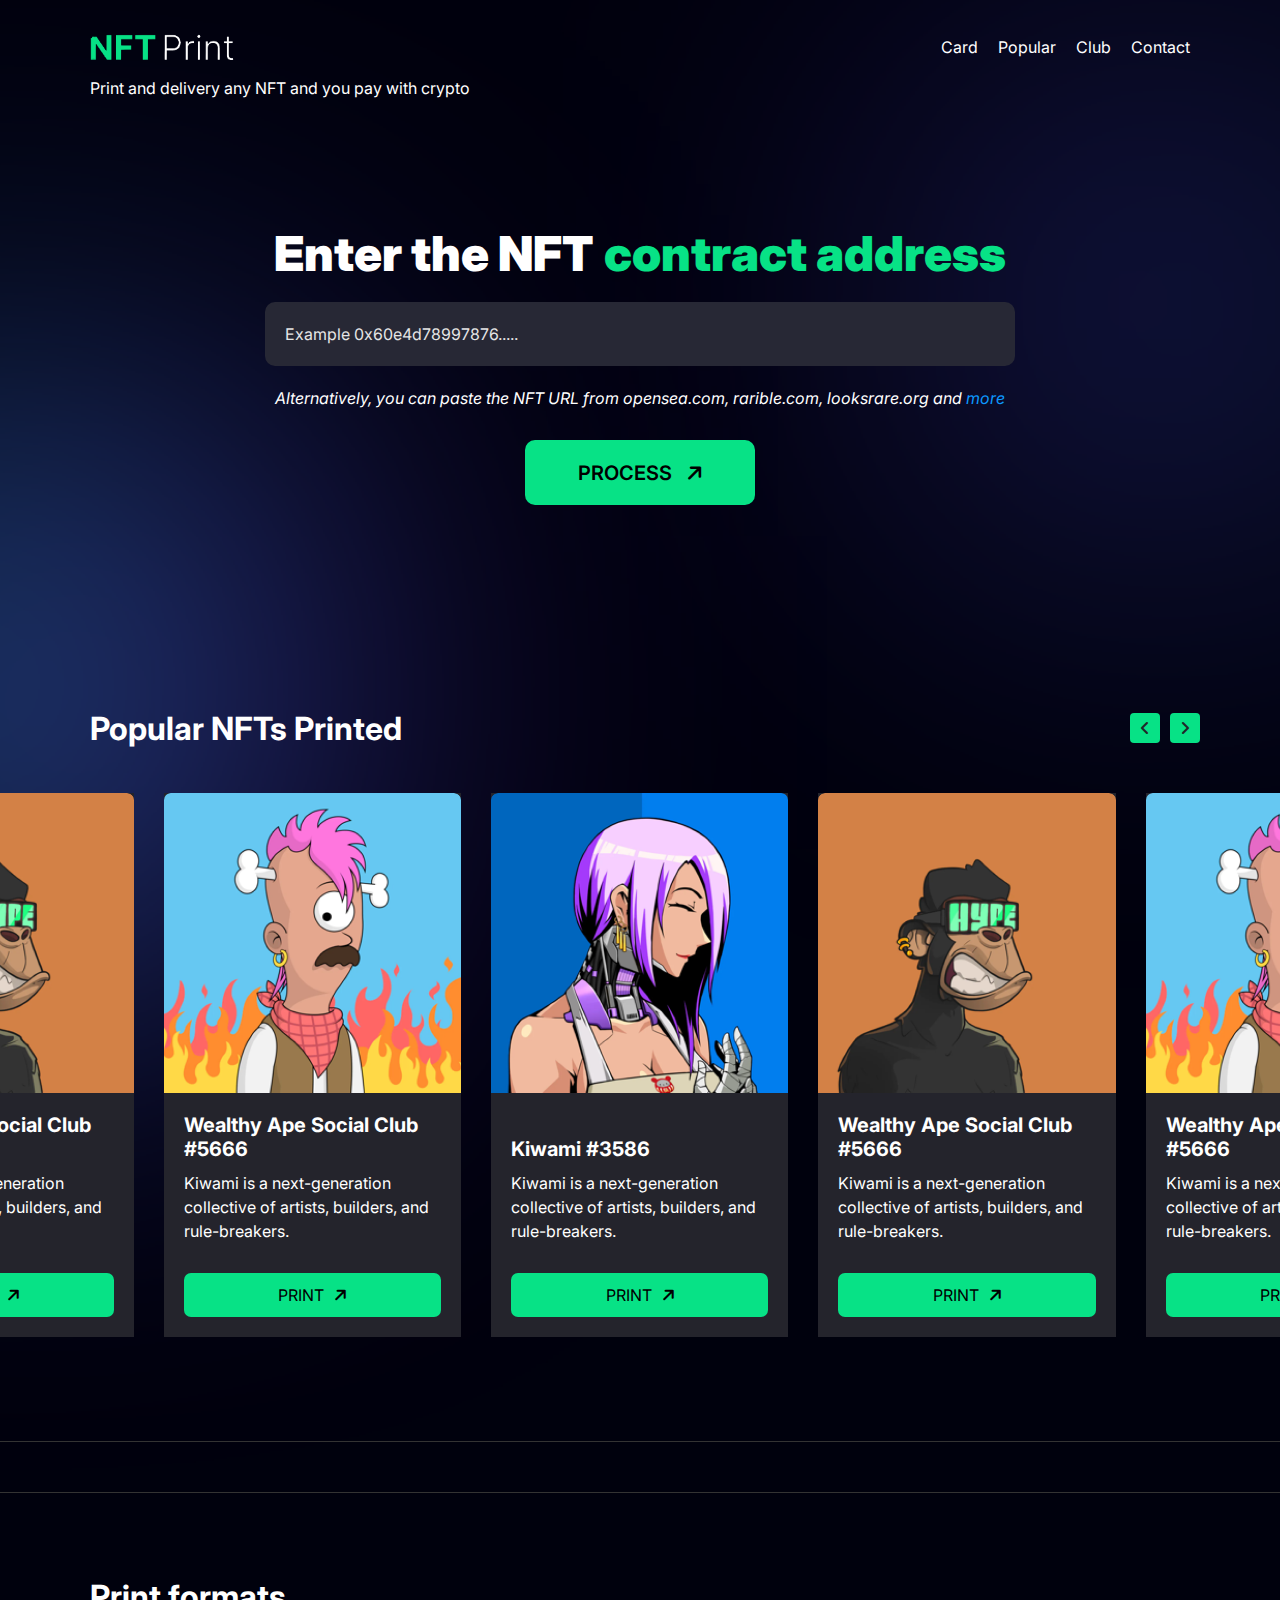
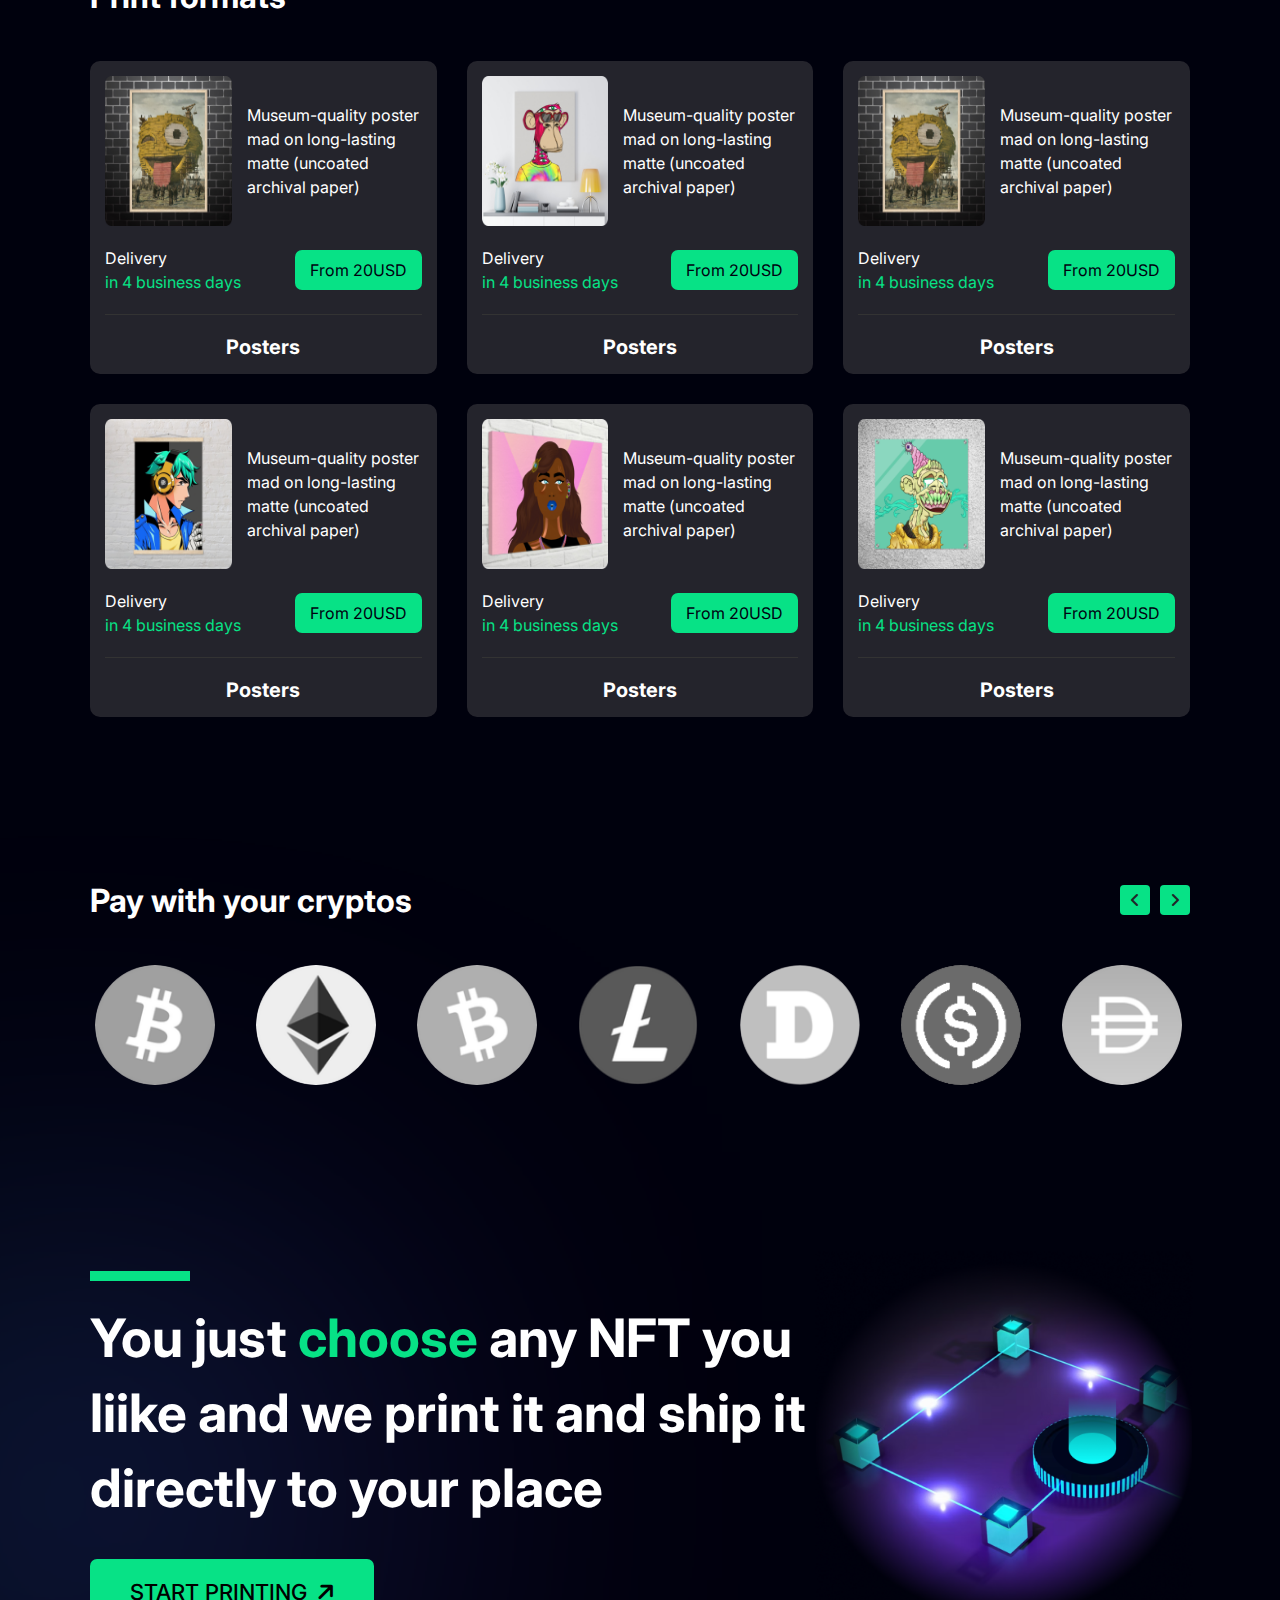
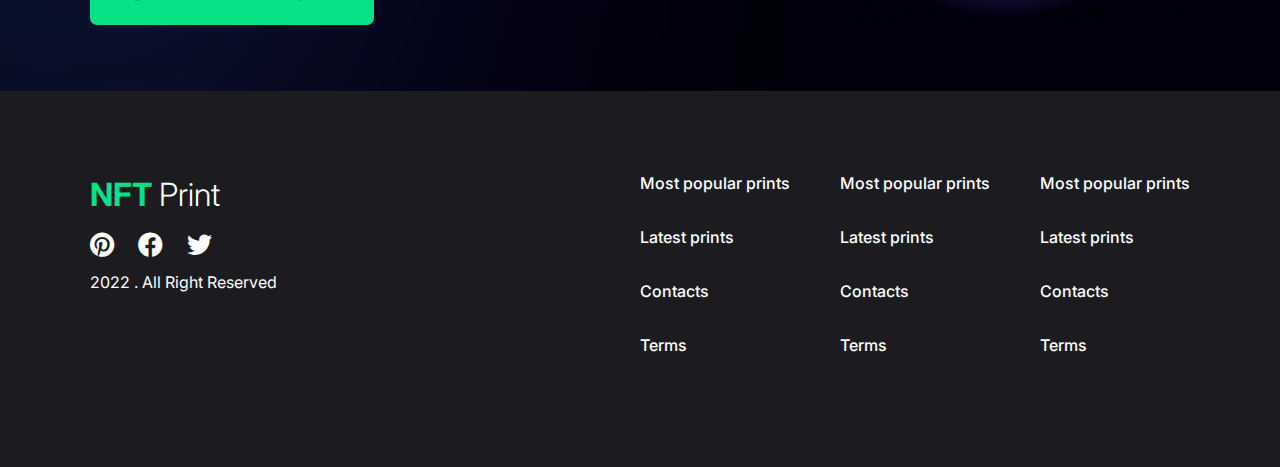
<file: index.html>
<!DOCTYPE html>
<html lang="en">
<head>
  <meta charset="UTF-8">
  <meta http-equiv="X-UA-Compatible" content="IE=edge">
  <meta name="viewport" content="width=device-width, initial-scale=1.0">
  <title>NetPrint</title>
 
  <link rel="icon" href="assets/images/favicon.jpg">
  <link rel="apple-touch-icon" href="assets/images/favicon.jpg">
  <!-- font-awesome -->
  <link rel="stylesheet" href="assets/css/font-awesome.min.css">
  <!-- owl-carosuel -->
  <link rel="stylesheet" href="assets/css/owl.theme.default.min.css">
  <link rel="stylesheet" href="assets/css/owl.carousel.min.css">
  <!-- anemate-css -->
  <link rel="stylesheet" href="assets/css/animate.min.css">
  <!-- bootstrap -->
  <link rel="stylesheet" href="assets/css/bootstrap.min.css">
  <!-- <style-css> -->
  <link rel="stylesheet" href="assets/css/style.css">
  <!-- <responsive-css> -->
  <link rel="stylesheet" href="assets/css/responsive.css">
</head>
<body>
  <!-- Header-Area -->
  <header class="header-area">
    <div class="container-xl">
      <div class="row">
        <div class="col-md-12">
          <div class="menu">
            <div class="logo">
              <a href="index.html"> <img src="assets/images/logo.png" alt="logo"></a>
              <p>Print and delivery any NFT and you pay with crypto</p>
            </div>
            <nav class="header_nav">
              <ul>
                <li><a href="card1.html">Card</a></li>
                <li><a href="popular-page.html">Popular</a></li>
                <li><a href="social-club.html">Club</a></li>
                <li><a href="contact.html">Contact</a></li>
              </ul>
            </nav>
            <div class="mobile-menu">
              <div id="nav-icon" class="menu_icon">
                 <span></span>
                 <span></span>
                 <span></span>
              </div>
           </div>
          </div>
        </div>
      </div>
      <div class="row">
        <div class="col-md-12">
          <div class="banner-area">
            <h1 class="animate__animated animate__backInDown">Enter the NFT<span>contract address</span></h1>
            <div class="form-area">
              <form action="#">
                <input type="search" placeholder="Example 0x60e4d78997876.....">
                <p>Alternatively, you can paste the NFT URL from opensea.com, rarible.com, looksrare.org and <a href="#">more</a></p>
                <button>PROCESS <i class="fa-solid fa-arrow-up"></i></button>
              </form>
            </div>
          </div>
        </div>
      </div>
    </div>
  </header>

  <!-- Popular-Area -->
  <section class="popular-area section-padding">
    <div class="container-xl">
      <div class="section-title">
        <h2>Popular NFTs Printed</h2>
      </div>
    </div>
    <div class="popular-main owl-carousel">

   
        <div class="single-popular">
          <div class="popular-img">
            <img src="assets/images/slider-img/slider1.png" alt="img">
          </div>
          <div class="popular-content">
            <div class="hello">
              <h3>Kiwami #3586</h3>
              <p>Kiwami is a next-generation collective of artists, builders, and rule-breakers.</p>
            </div>
            <div class="hello2">
              <a href="#">PRINT<i class="fa-solid fa-arrow-up"></i></a>
            </div>
          </div>
        </div>
     
      

   
        <div class="single-popular">
          <div class="popular-img">
            <img src="assets/images/slider-img/slider2.png" alt="img">
          </div>
          <div class="popular-content">
            <div class="hello">
              <h3>Wealthy Ape Social Club #5666</h3>
              <p>Kiwami is a next-generation collective of artists, builders, and rule-breakers.</p>
            </div>
            <a href="#">PRINT<i class="fa-solid fa-arrow-up"></i></a>
          </div>
        </div>
    

     

 
        <div class="single-popular">
          <div class="popular-img">
            <img src="assets/images/slider-img/slider3.png" alt="img">
          </div>
          <div class="popular-content">
            <div class="hello">
              <h3>Wealthy Ape Social Club #5666</h3>
              <p>Kiwami is a next-generation collective of artists, builders, and rule-breakers.</p>
            </div>
            <a href="#">PRINT<i class="fa-solid fa-arrow-up"></i></a>
          </div>
        </div>
    

     
    
  
        <div class="single-popular">
          <div class="popular-img">
            <img src="assets/images/slider-img/slider4.png" alt="img">
          </div>
          <div class="popular-content">
            <div class="hello">
              <h3>Wealthy Ape Social Club #5666</h3>
              <p>Kiwami is a next-generation collective of artists, builders, and rule-breakers.</p>
            </div>
            <a href="#">PRINT<i class="fa-solid fa-arrow-up"></i></a>
          </div>
        </div>

     
 

        <div class="single-popular">
          <div class="popular-img">
            <img src="assets/images/slider-img/slider1.png" alt="img">
          </div>
          <div class="popular-content">
            <div class="hello">
              <h3>Kiwami #3586</h3>
              <p>Kiwami is a next-generation collective of artists, builders, and rule-breakers.</p>
            </div>
            <a href="#">PRINT<i class="fa-solid fa-arrow-up"></i></a>
          </div>
        </div>


     
 
   
     
        <div class="single-popular">
          <div class="popular-img">
            <img src="assets/images/slider-img/slider2.png" alt="img">
          </div>
          <div class="popular-content">
            <div class="hello">
              <h3>Wealthy Ape Social Club #5666</h3>
              <p>Kiwami is a next-generation collective of artists, builders, and rule-breakers.</p>
            </div>
            <a href="#">PRINT<i class="fa-solid fa-arrow-up"></i></a>
          </div>
        </div>
 

        <div class="single-popular">
          <div class="popular-img">
            <img src="assets/images/slider-img/slider3.png" alt="img">
          </div>
          <div class="popular-content">
            <div class="hello">
              <h3>Wealthy Ape Social Club #5666</h3>
              <p>Kiwami is a next-generation collective of artists, builders, and rule-breakers.</p>
            </div>
            <a href="#">PRINT<i class="fa-solid fa-arrow-up"></i></a>
          </div>
        </div>

      
      
    </div> 
  </section>

  <!-- print-area -->
  <section class="print-area section-padding">
    <div class="container-xl">
      <div class="row">
        <div class="col-md-12">
          <div class="section-title">
            <h2>Print formats</h2>
          </div>
        </div>
      </div>
      <div class="row g-5 print-main-row">
        <div class="col-lg-4 col-md-6 col-sm-12">
          <!-- single-print -->
          <div class="single-print">
            <div class="image-content-div">
              <div class="image-div">
                <img src="assets/images/print-img/print2.png" alt="img">
              </div>
              <div class="content-div">
                <p>Museum-quality poster mad on long-lasting matte (uncoated archival paper)</p>
              </div>
            </div>
            <div class="print-button-div">
              <div class="print-delivary">
                <p>Delivery</p>
                <span>in 4 business days</span>
              </div>
              <div class="print-button">
                <a class="button-style" href="#">From 20USD</a>
              </div>           
            </div>
            <h3>Posters</h3>
          </div>
        </div>

        <div class="col-lg-4 col-md-6 col-sm-12">
          <!-- single-print -->
          <div class="single-print">
            <div class="image-content-div">
              <div class="image-div">
                <img src="assets/images/print-img/print1.png" alt="img">
              </div>
              <div class="content-div">
                <p>Museum-quality poster mad on long-lasting matte (uncoated archival paper)</p>
              </div>
            </div>
            <div class="print-button-div">
              <div class="print-delivary">
                <p>Delivery</p>
                <span>in 4 business days</span>
              </div>
              <div class="print-button">
                <a class="button-style" href="#">From 20USD</a>
              </div>           
            </div>
            <h3>Posters</h3>
          </div>
        </div>
        <div class="col-lg-4 col-md-6 col-sm-12">
          <!-- single-print -->
          <div class="single-print">
            <div class="image-content-div">
              <div class="image-div">
                <img src="assets/images/print-img/print2.png" alt="img">
              </div>
              <div class="content-div">
                <p>Museum-quality poster mad on long-lasting matte (uncoated archival paper)</p>
              </div>
            </div>
            <div class="print-button-div">
              <div class="print-delivary">
                <p>Delivery</p>
                <span>in 4 business days</span>
              </div>
              <div class="print-button">
                <a class="button-style" href="#">From 20USD</a>
              </div>           
            </div>
            <h3>Posters</h3>
          </div>
        </div>
        <div class="col-lg-4 col-md-6 col-sm-12">
          <!-- single-print -->
          <div class="single-print">
            <div class="image-content-div">
              <div class="image-div">
                <img src="assets/images/print-img/print3.png" alt="img">
              </div>
              <div class="content-div">
                <p>Museum-quality poster mad on long-lasting matte (uncoated archival paper)</p>
              </div>
            </div>
            <div class="print-button-div">
              <div class="print-delivary">
                <p>Delivery</p>
                <span>in 4 business days</span>
              </div>
              <div class="print-button">
                <a class="button-style" href="#">From 20USD</a>
              </div>           
            </div>
            <h3>Posters</h3>
          </div>
        </div>
        <div class="col-lg-4 col-md-6 col-sm-12">
          <!-- single-print -->
          <div class="single-print">
            <div class="image-content-div">
              <div class="image-div">
                <img src="assets/images/print-img/print4.png" alt="img">
              </div>
              <div class="content-div">
                <p>Museum-quality poster mad on long-lasting matte (uncoated archival paper)</p>
              </div>
            </div>
            <div class="print-button-div">
              <div class="print-delivary">
                <p>Delivery</p>
                <span>in 4 business days</span>
              </div>
              <div class="print-button">
                <a class="button-style" href="#">From 20USD</a>
              </div>           
            </div>
            <h3>Posters</h3>
          </div>
        </div>
        <div class="col-lg-4 col-md-6 col-sm-12">
          <!-- single-print -->
          <div class="single-print">
            <div class="image-content-div">
              <div class="image-div">
                <img src="assets/images/print-img/print5.png" alt="img">
              </div>
              <div class="content-div">
                <p>Museum-quality poster mad on long-lasting matte (uncoated archival paper)</p>
              </div>
            </div>
            <div class="print-button-div">
              <div class="print-delivary">
                <p>Delivery</p>
                <span>in 4 business days</span>
              </div>
              <div class="print-button">
                <a class="button-style" href="#">From 20USD</a>
              </div>           
            </div>
            <h3>Posters</h3>
          </div>
        </div>
      </div>
    </div>
  </section>

     <!-- Pay Area -->
     <section class="pay-area section-padding">
      <div class="container-xl">
        <div class="row">
          <div class="col-md-12">
            <div class="section-title">
              <h2> Pay with your cryptos</h2>
            </div>          
          </div>
        </div>
        <div class="row">
          <div class="col-md-12">
            <div class="pay owl-carousel">      
              <div class="single-pay">
                <img src="assets/images/pay-img/pay1.png" alt="logo">
              </div>
              <div class="single-pay">
                <img src="assets/images/pay-img/pay2.png" alt="logo">
              </div>
              <div class="single-pay">
                <img src="assets/images/pay-img/pay3.png" alt="logo">
              </div>
              <div class="single-pay">
                <img src="assets/images/pay-img/pay4.png" alt="logo">
              </div>
              <div class="single-pay">
                <img src="assets/images/pay-img/pay5.png" alt="logo">
              </div>
              <div class="single-pay">
                <img src="assets/images/pay-img/pay6.png" alt="logo">
              </div>
              <div class="single-pay">
                <img src="assets/images/pay-img/pay7.png" alt="logo">
              </div>
              <div class="single-pay">
                <img src="assets/images/pay-img/pay2.png" alt="logo">
              </div>
              <div class="single-pay">
                <img src="assets/images/pay-img/pay3.png" alt="logo">
              </div>
              <div class="single-pay">
                <img src="assets/images/pay-img/pay4.png" alt="logo">
              </div>
              <div class="single-pay">
                <img src="assets/images/pay-img/pay5.png" alt="logo">
              </div>
            </div>
          </div>
        </div>
      </div>
    </section>

    <!-- Choose-area -->
    <section class="choose-area section-padding">
      <div class="container-xl">
        <div class="row align-items-center">
          <div class="col-md-8">
            <div class="choose-content">
              <h2>You just <span>choose</span> any NFT you liike and we print it and ship it directly to your place</h2>
              <div class="choose-button">
                <a class="button-style2" href="#">START PRINTING<i class="fa-solid fa-arrow-up"></i></a>
              </div>
            </div>
          </div>
          <div class="row col-md-4">
            <div class="choose-img">
              <img src="assets/images/pan-chose.png" alt="img">
            </div>
          </div>
        </div>
      </div>
    </section>

    <!-- Footer-Area -->
    <footer class="footer-area section-padding">
      <div class="container-xl">
        <div class="footer">
          <div class="footer-left">
            <h2>NFT <span>Print</span> </h2>
            <div class="social-icon">
              <a href="#"><i class="fa-brands fa-pinterest"></i></a>
              <a href="#"><i class="fa-brands fa-facebook"></i></a>
              <a href="#"><i class="fa-brands fa-twitter"></i></a>
            </div>
            <p>2022 . All Right Reserved</p>
          </div>
          <div class="footer-right">
            <div class="single-items">
              <ul>
                <li><a href="#">Most popular prints</a></li>
                <li><a href="#">Latest prints</a></li>
                <li><a href="#">Contacts</a></li>
                <li><a href="#">Terms</a></li>
              </ul>
              <ul>
                <li><a href="#">Most popular prints</a></li>
                <li><a href="#">Latest prints</a></li>
                <li><a href="#">Contacts</a></li>
                <li><a href="#">Terms</a></li>
              </ul>
              <ul>
                <li><a href="#">Most popular prints</a></li>
                <li><a href="#">Latest prints</a></li>
                <li><a href="#">Contacts</a></li>
                <li><a href="#">Terms</a></li>
              </ul>
            </div>
          </div>
        </div>
      </div>
    </footer>

  <script src="assets/js/jquery-3.6.0.min.js"></script>
  <script src="assets/js/bootstrap.bundle.min.js"></script>
  <script src="assets/js/owl.carousel.min.js"></script>
  <script src="assets/js/aos.js"></script>
  <script src="assets/js/script.js"></script>
</body>
</html>
</file>
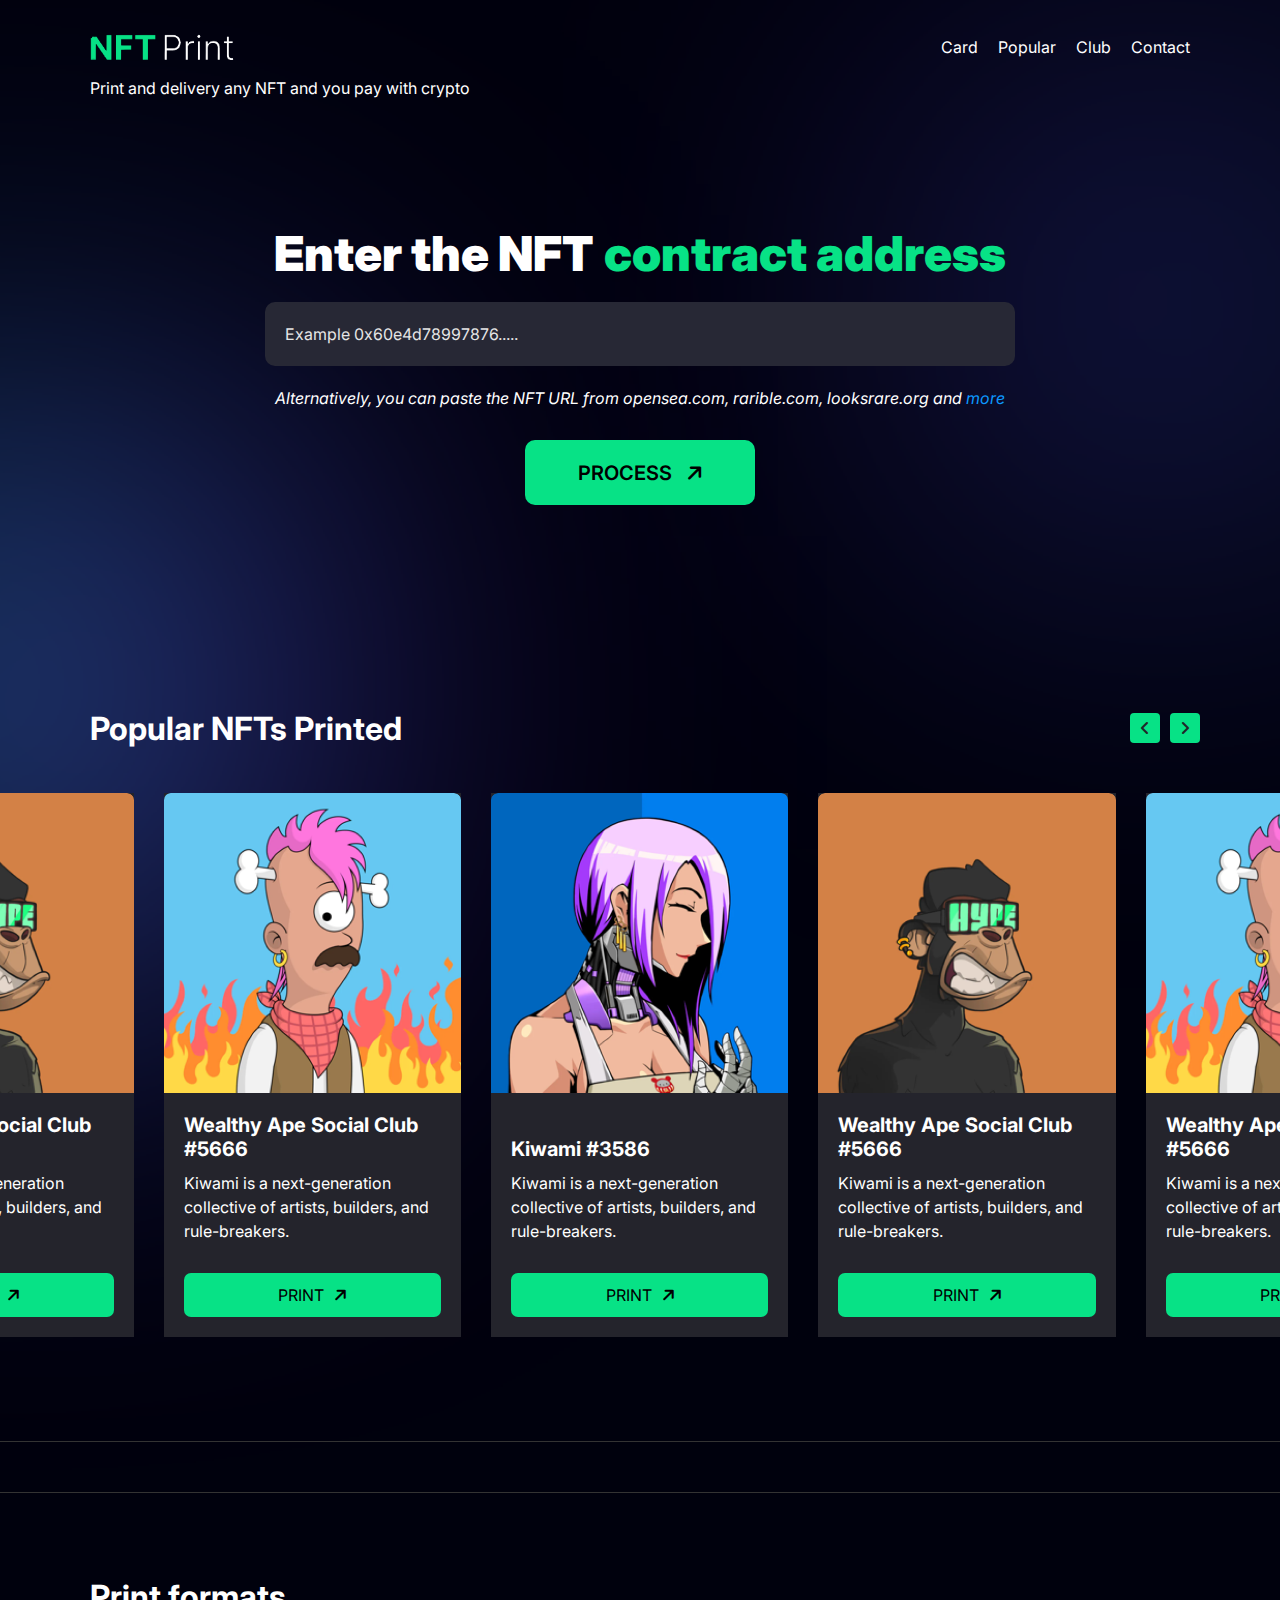
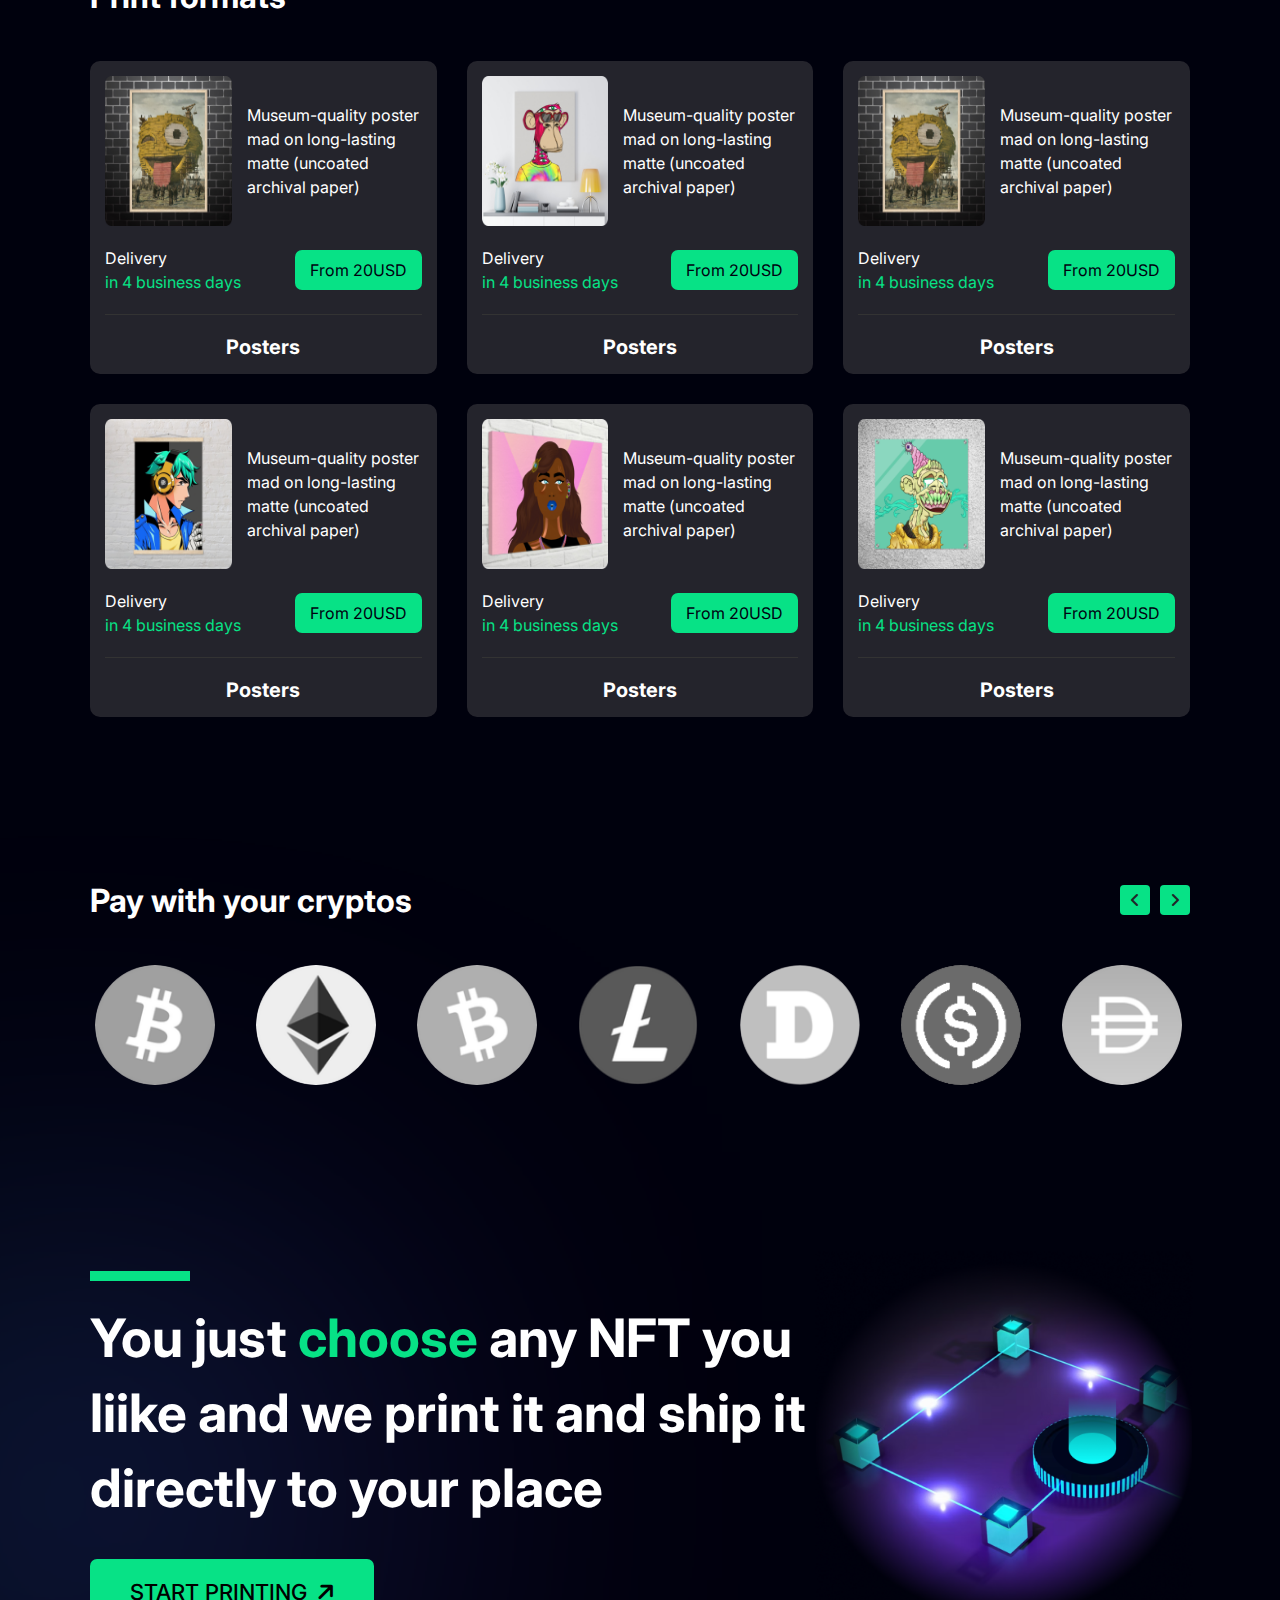
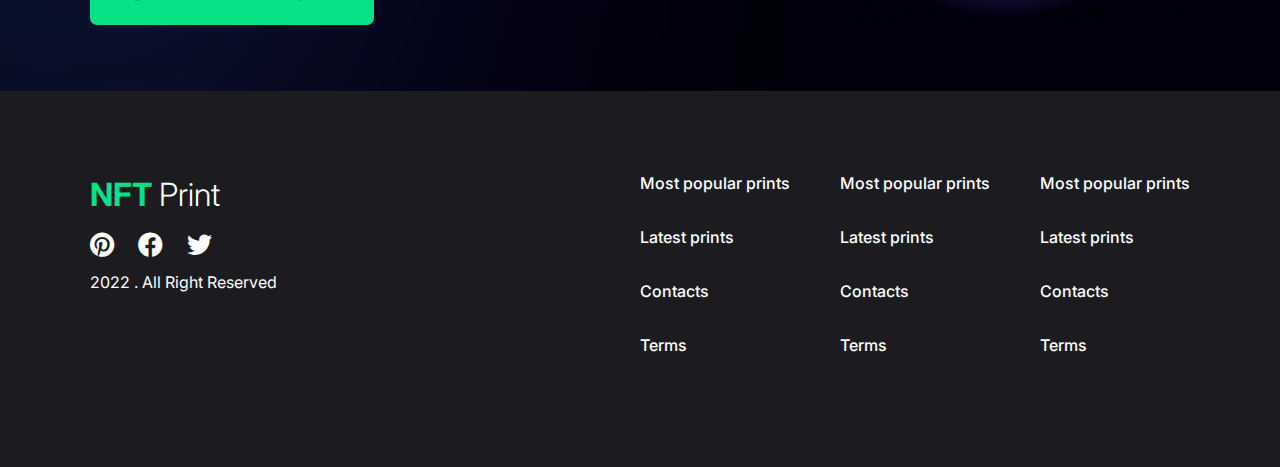
<file: anemate-css.html>
<!DOCTYPE html>
<html lang="en">
<head>
  <meta charset="UTF-8">
  <meta http-equiv="X-UA-Compatible" content="IE=edge">
  <meta name="viewport" content="width=device-width, initial-scale=1.0">
  <title>NetPrint</title>
 
  <link rel="icon" href="assets/images/favicon.jpg">
  <link rel="apple-touch-icon" href="assets/images/favicon.jpg">
  <!-- font-awesome -->
  <link rel="stylesheet" href="assets/css/font-awesome.min.css">
  <!-- owl-carosuel -->
  <link rel="stylesheet" href="assets/css/owl.theme.default.min.css">
  <link rel="stylesheet" href="assets/css/owl.carousel.min.css">
  <!-- anemate-css -->
  <link rel="stylesheet" href="assets/css/animate.min.css">
  <!-- bootstrap -->
  <link rel="stylesheet" href="assets/css/bootstrap.min.css">
  <!-- <style-css> -->
  <link rel="stylesheet" href="assets/css/style.css">
  <!-- <responsive-css> -->
  <link rel="stylesheet" href="assets/css/responsive.css">
</head>
<body>
  <!-- Header-Area -->
  <header class="header-area">
    <div class="container-xl">
      <div class="row">
        <div class="col-md-12">
          <div class="menu">
            <div class="logo">
              <a href="index.html"> <img src="assets/images/logo.png" alt="logo"></a>
              <p>Print and delivery any NFT and you pay with crypto</p>
            </div>
            <nav class="header_nav">
              <ul>
                <li><a href="card1.html">Card</a></li>
                <li><a href="popular-page.html">Popular</a></li>
                <li><a href="social-club.html">Club</a></li>
                <li><a href="contact.html">Contact</a></li>
              </ul>
            </nav>
            <div class="mobile-menu">
              <div id="nav-icon" class="menu_icon">
                 <span></span>
                 <span></span>
                 <span></span>
              </div>
           </div>
          </div>
        </div>
      </div>
      <div class="row">
        <div class="col-md-12">
          <div class="banner-area">
            <h1 class="animate__animated animate__backInDown">Enter the NFT<span>contract address</span></h1>
            <div class="form-area">
              <form action="#">
                <input type="search" placeholder="Example 0x60e4d78997876.....">
                <p>Alternatively, you can paste the NFT URL from opensea.com, rarible.com, looksrare.org and <a href="#">more</a></p>
                <button>PROCESS <i class="fa-solid fa-arrow-up"></i></button>
              </form>
            </div>
          </div>
        </div>
      </div>
    </div>
  </header>

  <!-- Popular-Area -->
  <section class="popular-area section-padding">
    <div class="container-xl">
      <div class="section-title">
        <h2>Popular NFTs Printed</h2>
      </div>
    </div>
    <div class="popular-main owl-carousel">
      <!-- single-popular -->
      <div class="single-popular">
        <div class="popular-img">
          <img src="assets/images/slider-img/slider1.png" alt="img">
        </div>
        <div class="popular-content">
          <div class="hello">
            <h3>Kiwami #3586</h3>
            <p>Kiwami is a next-generation collective of artists, builders, and rule-breakers.</p>
          </div>
          <div class="hello2">
            <a href="#">PRINT<i class="fa-solid fa-arrow-up"></i></a>
          </div>
        </div>
      </div>
      <!-- single-popular -->
      <div class="single-popular">
        <div class="popular-img">
          <img src="assets/images/slider-img/slider2.png" alt="img">
        </div>
        <div class="popular-content">
          <div class="hello">
            <h3>Wealthy Ape Social Club #5666</h3>
            <p>Kiwami is a next-generation collective of artists, builders, and rule-breakers.</p>
          </div>
          <a href="#">PRINT<i class="fa-solid fa-arrow-up"></i></a>
        </div>
      </div>
      <!-- single-popular -->
      <div class="single-popular">
        <div class="popular-img">
          <img src="assets/images/slider-img/slider3.png" alt="img">
        </div>
        <div class="popular-content">
          <div class="hello">
            <h3>Wealthy Ape Social Club #5666</h3>
            <p>Kiwami is a next-generation collective of artists, builders, and rule-breakers.</p>
          </div>
          <a href="#">PRINT<i class="fa-solid fa-arrow-up"></i></a>
        </div>
      </div>
      <!-- single-popular -->
      <div class="single-popular">
        <div class="popular-img">
          <img src="assets/images/slider-img/slider4.png" alt="img">
        </div>
        <div class="popular-content">
          <div class="hello">
            <h3>Wealthy Ape Social Club #5666</h3>
            <p>Kiwami is a next-generation collective of artists, builders, and rule-breakers.</p>
          </div>
          <a href="#">PRINT<i class="fa-solid fa-arrow-up"></i></a>
        </div>
      </div>
      <!-- single-popular -->
      <div class="single-popular">
        <div class="popular-img">
          <img src="assets/images/slider-img/slider1.png" alt="img">
        </div>
        <div class="popular-content">
          <div class="hello">
            <h3>Kiwami #3586</h3>
            <p>Kiwami is a next-generation collective of artists, builders, and rule-breakers.</p>
          </div>
          <a href="#">PRINT<i class="fa-solid fa-arrow-up"></i></a>
        </div>
      </div>
      <!-- single-popular -->
      <div class="single-popular">
        <div class="popular-img">
          <img src="assets/images/slider-img/slider2.png" alt="img">
        </div>
        <div class="popular-content">
          <div class="hello">
            <h3>Wealthy Ape Social Club #5666</h3>
            <p>Kiwami is a next-generation collective of artists, builders, and rule-breakers.</p>
          </div>
          <a href="#">PRINT<i class="fa-solid fa-arrow-up"></i></a>
        </div>
      </div>
       <!-- single-popular -->
       <div class="single-popular">
        <div class="popular-img">
          <img src="assets/images/slider-img/slider3.png" alt="img">
        </div>
        <div class="popular-content">
          <div class="hello">
            <h3>Wealthy Ape Social Club #5666</h3>
            <p>Kiwami is a next-generation collective of artists, builders, and rule-breakers.</p>
          </div>
          <a href="#">PRINT<i class="fa-solid fa-arrow-up"></i></a>
        </div>
      </div>
    </div> 
  </section>

  <!-- print-area -->
  <section class="print-area section-padding">
    <div class="container-xl">
      <div class="row">
        <div class="col-md-12">
          <div class="section-title">
            <h2>Print formats</h2>
          </div>
        </div>
      </div>
      <div class="row g-5 print-main-row">
        <div class="col-lg-4 col-md-6 col-sm-12">
          <!-- single-print -->
          <div class="single-print">
            <div class="image-content-div">
              <div class="image-div">
                <img src="assets/images/print-img/print2.png" alt="img">
              </div>
              <div class="content-div">
                <p>Museum-quality poster mad on long-lasting matte (uncoated archival paper)</p>
              </div>
            </div>
            <div class="print-button-div">
              <div class="print-delivary">
                <p>Delivery</p>
                <span>in 4 business days</span>
              </div>
              <div class="print-button">
                <a class="button-style" href="#">From 20USD</a>
              </div>           
            </div>
            <h3>Posters</h3>
          </div>
        </div>

        <div class="col-lg-4 col-md-6 col-sm-12">
          <!-- single-print -->
          <div class="single-print">
            <div class="image-content-div">
              <div class="image-div">
                <img src="assets/images/print-img/print1.png" alt="img">
              </div>
              <div class="content-div">
                <p>Museum-quality poster mad on long-lasting matte (uncoated archival paper)</p>
              </div>
            </div>
            <div class="print-button-div">
              <div class="print-delivary">
                <p>Delivery</p>
                <span>in 4 business days</span>
              </div>
              <div class="print-button">
                <a class="button-style" href="#">From 20USD</a>
              </div>           
            </div>
            <h3>Posters</h3>
          </div>
        </div>
        <div class="col-lg-4 col-md-6 col-sm-12">
          <!-- single-print -->
          <div class="single-print">
            <div class="image-content-div">
              <div class="image-div">
                <img src="assets/images/print-img/print2.png" alt="img">
              </div>
              <div class="content-div">
                <p>Museum-quality poster mad on long-lasting matte (uncoated archival paper)</p>
              </div>
            </div>
            <div class="print-button-div">
              <div class="print-delivary">
                <p>Delivery</p>
                <span>in 4 business days</span>
              </div>
              <div class="print-button">
                <a class="button-style" href="#">From 20USD</a>
              </div>           
            </div>
            <h3>Posters</h3>
          </div>
        </div>
        <div class="col-lg-4 col-md-6 col-sm-12">
          <!-- single-print -->
          <div class="single-print">
            <div class="image-content-div">
              <div class="image-div">
                <img src="assets/images/print-img/print3.png" alt="img">
              </div>
              <div class="content-div">
                <p>Museum-quality poster mad on long-lasting matte (uncoated archival paper)</p>
              </div>
            </div>
            <div class="print-button-div">
              <div class="print-delivary">
                <p>Delivery</p>
                <span>in 4 business days</span>
              </div>
              <div class="print-button">
                <a class="button-style" href="#">From 20USD</a>
              </div>           
            </div>
            <h3>Posters</h3>
          </div>
        </div>
        <div class="col-lg-4 col-md-6 col-sm-12">
          <!-- single-print -->
          <div class="single-print">
            <div class="image-content-div">
              <div class="image-div">
                <img src="assets/images/print-img/print4.png" alt="img">
              </div>
              <div class="content-div">
                <p>Museum-quality poster mad on long-lasting matte (uncoated archival paper)</p>
              </div>
            </div>
            <div class="print-button-div">
              <div class="print-delivary">
                <p>Delivery</p>
                <span>in 4 business days</span>
              </div>
              <div class="print-button">
                <a class="button-style" href="#">From 20USD</a>
              </div>           
            </div>
            <h3>Posters</h3>
          </div>
        </div>
        <div class="col-lg-4 col-md-6 col-sm-12">
          <!-- single-print -->
          <div class="single-print">
            <div class="image-content-div">
              <div class="image-div">
                <img src="assets/images/print-img/print5.png" alt="img">
              </div>
              <div class="content-div">
                <p>Museum-quality poster mad on long-lasting matte (uncoated archival paper)</p>
              </div>
            </div>
            <div class="print-button-div">
              <div class="print-delivary">
                <p>Delivery</p>
                <span>in 4 business days</span>
              </div>
              <div class="print-button">
                <a class="button-style" href="#">From 20USD</a>
              </div>           
            </div>
            <h3>Posters</h3>
          </div>
        </div>
      </div>
    </div>
  </section>

     <!-- Pay Area -->
     <section class="pay-area section-padding">
      <div class="container-xl">
        <div class="row">
          <div class="col-md-12">
            <div class="section-title">
              <h2> Pay with your cryptos</h2>
            </div>          
          </div>
        </div>
        <div class="row">
          <div class="col-md-12">
            <div class="pay owl-carousel">      
              <div class="single-pay">
                <img src="assets/images/pay-img/pay1.png" alt="logo">
              </div>
              <div class="single-pay">
                <img src="assets/images/pay-img/pay2.png" alt="logo">
              </div>
              <div class="single-pay">
                <img src="assets/images/pay-img/pay3.png" alt="logo">
              </div>
              <div class="single-pay">
                <img src="assets/images/pay-img/pay4.png" alt="logo">
              </div>
              <div class="single-pay">
                <img src="assets/images/pay-img/pay5.png" alt="logo">
              </div>
              <div class="single-pay">
                <img src="assets/images/pay-img/pay6.png" alt="logo">
              </div>
              <div class="single-pay">
                <img src="assets/images/pay-img/pay7.png" alt="logo">
              </div>
              <div class="single-pay">
                <img src="assets/images/pay-img/pay2.png" alt="logo">
              </div>
              <div class="single-pay">
                <img src="assets/images/pay-img/pay3.png" alt="logo">
              </div>
              <div class="single-pay">
                <img src="assets/images/pay-img/pay4.png" alt="logo">
              </div>
              <div class="single-pay">
                <img src="assets/images/pay-img/pay5.png" alt="logo">
              </div>
            </div>
          </div>
        </div>
      </div>
    </section>

    <!-- Choose-area -->
    <section class="choose-area section-padding">
      <div class="container-xl">
        <div class="row align-items-center">
          <div class="col-md-8">
            <div class="choose-content">
              <h2>You just <span>choose</span> any NFT you liike and we print it and ship it directly to your place</h2>
              <div class="choose-button">
                <a class="button-style2" href="#">START PRINTING<i class="fa-solid fa-arrow-up"></i></a>
              </div>
            </div>
          </div>
          <div class="row col-md-4">
            <div class="choose-img">
              <img src="assets/images/pan-chose.png" alt="img">
            </div>
          </div>
        </div>
      </div>
    </section>

    <!-- Footer-Area -->
    <footer class="footer-area section-padding">
      <div class="container-xl">
        <div class="footer">
          <div class="footer-left">
            <h2>NFT <span>Print</span> </h2>
            <div class="social-icon">
              <a href="#"><i class="fa-brands fa-pinterest"></i></a>
              <a href="#"><i class="fa-brands fa-facebook"></i></a>
              <a href="#"><i class="fa-brands fa-twitter"></i></a>
            </div>
            <p>2022 . All Right Reserved</p>
          </div>
          <div class="footer-right">
            <div class="single-items">
              <ul>
                <li><a href="#">Most popular prints</a></li>
                <li><a href="#">Latest prints</a></li>
                <li><a href="#">Contacts</a></li>
                <li><a href="#">Terms</a></li>
              </ul>
              <ul>
                <li><a href="#">Most popular prints</a></li>
                <li><a href="#">Latest prints</a></li>
                <li><a href="#">Contacts</a></li>
                <li><a href="#">Terms</a></li>
              </ul>
              <ul>
                <li><a href="#">Most popular prints</a></li>
                <li><a href="#">Latest prints</a></li>
                <li><a href="#">Contacts</a></li>
                <li><a href="#">Terms</a></li>
              </ul>
            </div>
          </div>
        </div>
      </div>
    </footer>

  <script src="assets/js/jquery-3.6.0.min.js"></script>
  <script src="assets/js/bootstrap.bundle.min.js"></script>
  <script src="assets/js/owl.carousel.min.js"></script>
  <script src="assets/js/aos.js"></script>
  <script src="assets/js/script.js"></script>
</body>
</html>
</file>
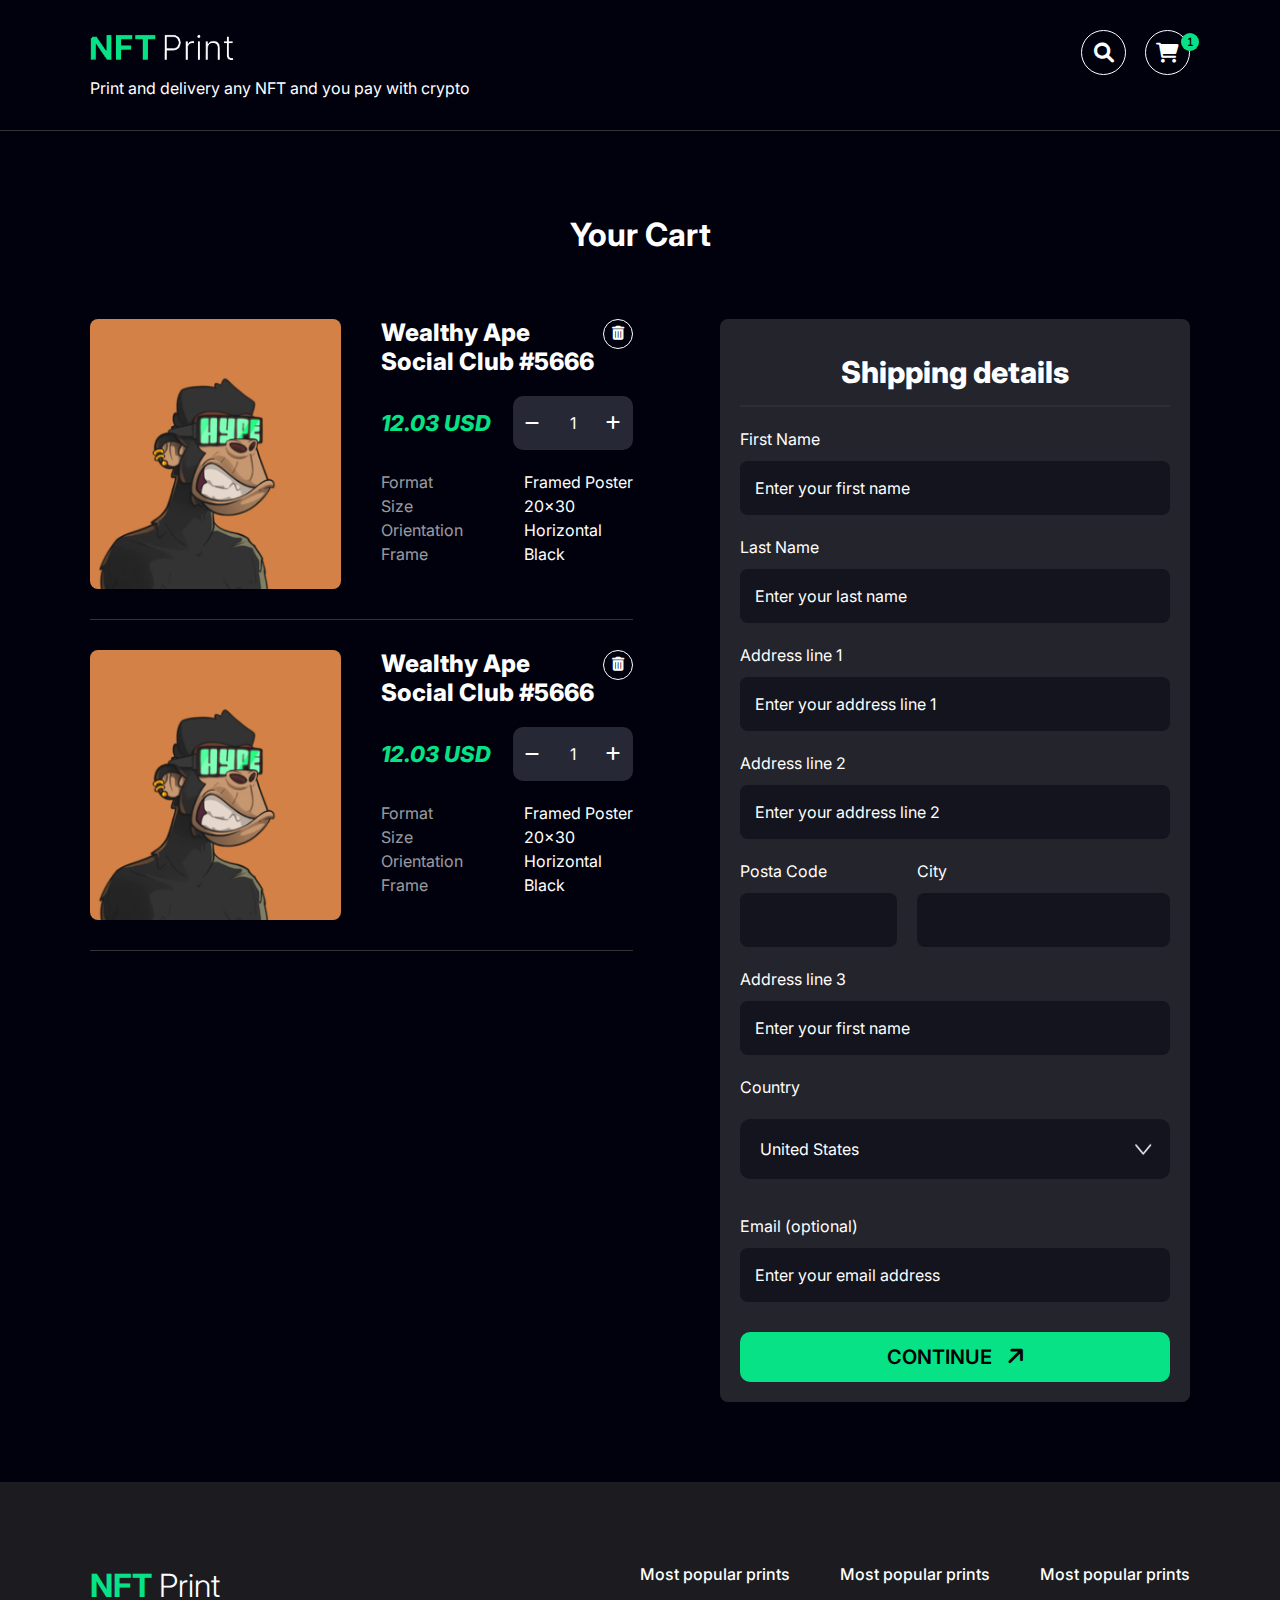
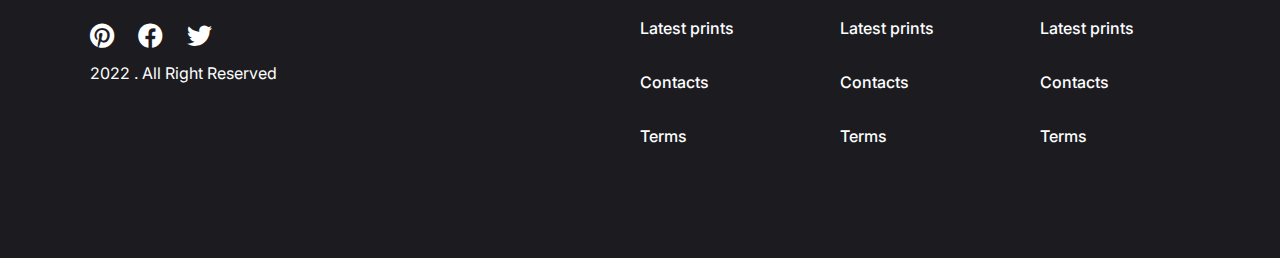
<file: card1.html>
<!DOCTYPE html>
<html lang="en">
<head>
  <meta charset="UTF-8">
  <meta http-equiv="X-UA-Compatible" content="IE=edge">
  <meta name="viewport" content="width=device-width, initial-scale=1.0">
  <title>NetPrint</title>
 
  <link rel="icon" href="assets/images/favicon.jpg">
  <link rel="apple-touch-icon" href="assets/images/favicon.jpg">
  <!-- font-awesome -->
  <link rel="stylesheet" href="assets/css/font-awesome.min.css">
  <!-- owl-carosuel -->
  <link rel="stylesheet" href="assets/css/owl.theme.default.min.css">
  <link rel="stylesheet" href="assets/css/owl.carousel.min.css">
  <!-- bootstrap -->
  <link rel="stylesheet" href="assets/css/bootstrap.min.css">
  <!-- <style-css> -->
  <link rel="stylesheet" href="assets/css/style.css">
  <!-- <responsive-css> -->
  <link rel="stylesheet" href="assets/css/responsive.css">
</head>
<body>
  <!-- Header-Area -->
  <header class="header-area menu-border">
    <div class="container-xl">
      <div class="row">
        <div class="col-md-12">
          <div class="menu">
            <div class="logo">
              <a href="index.html"> <img src="assets/images/logo.png" alt="logo"></a>
              <p>Print and delivery any NFT and you pay with crypto</p>
            </div>
            <div class="search-area">
              <button data-bs-toggle="modal" data-bs-target="#modal-popup"><i class="search-icon fa-solid fa-magnifying-glass"></i></button>
              <button><i class="card-icon fa-solid fa-cart-shopping"></i></button>
            </div>
          </div>
          <div class="modal fade" id="modal-popup" data-bs-backdrop="static" data-bs-keyboard="false" tabindex="-1" aria-labelledby="staticBackdropLabel" aria-hidden="true">
            <div class="modal-dialog">
              <div class="modal-content">
                <div class="modal-header">
                  <button type="button" class="btn-close" data-bs-dismiss="modal" aria-label="Close"></button>
                </div>
                <div class="modal-body search-popup">
                  <input type="search" placeholder="Type Your File">
                  <i class="fa-solid fa-magnifying-glass"></i>
                </div>
                <div class="modal-footer modal-close">
                  <button type="button" class="btn btn-secondary" data-bs-dismiss="modal">Close</button>
                </div>
              </div>
            </div>
          </div>
        </div>
      </div>
    </div>
  </header>
  <!-- card-area -->
  <section class="card-area section-padding">
    <div class="container-xl">
      <div class="row">
        <div class="col-md-12 title-section">
          <h2>Your Cart</h2>
        </div>
        <div class="col-lg-6 ">
          <div class="card-col-main">
            <div class="card-img-content">
              <div class="card-img">
                <img src="assets/images/card.png" alt="img">
              </div>
              <div class="card-content">
                <div class="card-heading-icon">
                  <h3>Wealthy Ape Social Club #5666</h3>
                  <div class="card-icon">
                    <i class="fa-solid fa-trash-can"></i>
                  </div>
                </div>
                <div class="price-heading">
                  <h3>12.03 USD</h3>
                  <div class="increment-decrement">
                    <span><i class="fa-solid fa-minus"></i></span>
                    <span>1</span>
                    <span><i class="fa-solid fa-plus"></i></span>
                  </div>
                </div>
                <div class="card-format">
                  <ul class="normal-list">
                    <li>Format</li>
                    <li>Size</li>
                    <li>Orientation</li>
                    <li>Frame</li>
                  </ul>
                  <ul class="bold-list">
                    <li>Framed Poster</li>
                    <li>20x30</li>
                    <li>Horizontal</li>
                    <li>Black</li>
                  </ul>
                </div>
              </div>
            </div>
  
            <div class="card-img-content2">
              <div class="card-img">
                <img src="assets/images/card.png" alt="img">
              </div>
              <div class="card-content">
                <div class="card-heading-icon">
                  <h3>Wealthy Ape Social Club #5666</h3>
                  <div class="card-icon">
                    <i class="fa-solid fa-trash-can"></i>
                  </div>
                </div>
                <div class="price-heading">
                  <h3>12.03 USD</h3>
                  <div class="increment-decrement">
                    <span><i class="fa-solid fa-minus"></i></span>
                    <span>1</span>
                    <span><i class="fa-solid fa-plus"></i></span>
                  </div>
                </div>
                <div class="card-format">
                  <ul class="normal-list">
                    <li>Format</li>
                    <li>Size</li>
                    <li>Orientation</li>
                    <li>Frame</li>
                  </ul>
                  <ul class="bold-list">
                    <li>Framed Poster</li>
                    <li>20x30</li>
                    <li>Horizontal</li>
                    <li>Black</li>
                  </ul>
                </div>
              </div>
            </div>
          </div>
        </div>

        <div class="col-lg-6">
          <div class="card-form">
            <h3>Shipping details</h3>
            <form action="#">
              <label for="fast-name">First Name</label>
              <input type="text" id="fast-name" placeholder="Enter your first name">

              <label for="last-name">Last Name</label>
              <input type="text" id="last-name" placeholder="Enter your last name">

              <label for="address">Address line 1</label>
              <input type="text" id="address" placeholder="Enter your address line 1">

              <label for="address2">Address line 2</label>
              <input type="text" id="address2" placeholder="Enter your address line 2">

              <div class="post-code-area">
                <div class="postal-code">
                  <label for="postal-number">Posta Code</label>
                  <input type="number" id="postal-number">
                </div>
                <div class="city-div">
                  <label for="city">City</label>
                  <input type="text" id="city">
                </div>
              </div>

              <label for="address3">Address line 3</label>
              <input type="text" id="address3" placeholder="Enter your first name">

              <div class="country-option">
                <label for="country">Country</label>
                <select class="select-country form-select">
                  <option selected>United States</option>
                  <option value="1">Bangladesh</option>
                  <option value="2">India</option>
                  <option value="3">England</option>
                </select>
              </div>
              <label for="mail">Email (optional)</label>
              <input type="email" id="mail" placeholder="Enter your email address">
              <div class="card-button">
                <button>CONTINUE <i class="fa-solid fa-arrow-up"></i></button>
              </div>
            </form>
          </div>
        </div>
      </div>
    </div>
  </section>
 
  <!-- Footer-Area -->
  <footer class="footer-area section-padding">
    <div class="container-xl">
      <div class="footer">
        <div class="footer-left">
          <h2>NFT <span>Print</span> </h2>
          <div class="social-icon">
            <a href="#"><i class="fa-brands fa-pinterest"></i></a>
            <a href="#"><i class="fa-brands fa-facebook"></i></a>
            <a href="#"><i class="fa-brands fa-twitter"></i></a>
          </div>
          <p>2022 . All Right Reserved</p>
        </div>
        <div class="footer-right">
          <div class="single-items">
            <ul>
              <li><a href="#">Most popular prints</a></li>
              <li><a href="#">Latest prints</a></li>
              <li><a href="#">Contacts</a></li>
              <li><a href="#">Terms</a></li>
            </ul>
            <ul>
              <li><a href="#">Most popular prints</a></li>
              <li><a href="#">Latest prints</a></li>
              <li><a href="#">Contacts</a></li>
              <li><a href="#">Terms</a></li>
            </ul>
            <ul>
              <li><a href="#">Most popular prints</a></li>
              <li><a href="#">Latest prints</a></li>
              <li><a href="#">Contacts</a></li>
              <li><a href="#">Terms</a></li>
            </ul>
          </div>
        </div>
      </div>
    </div>
  </footer>

  <script src="assets/js/jquery-3.6.0.min.js"></script>
  <script src="assets/js/bootstrap.bundle.min.js"></script>
  <script src="assets/js/owl.carousel.min.js"></script>
  <script src="assets/js/aos.js"></script>
  <script src="assets/js/script.js"></script>
</body>
</html>
</file>
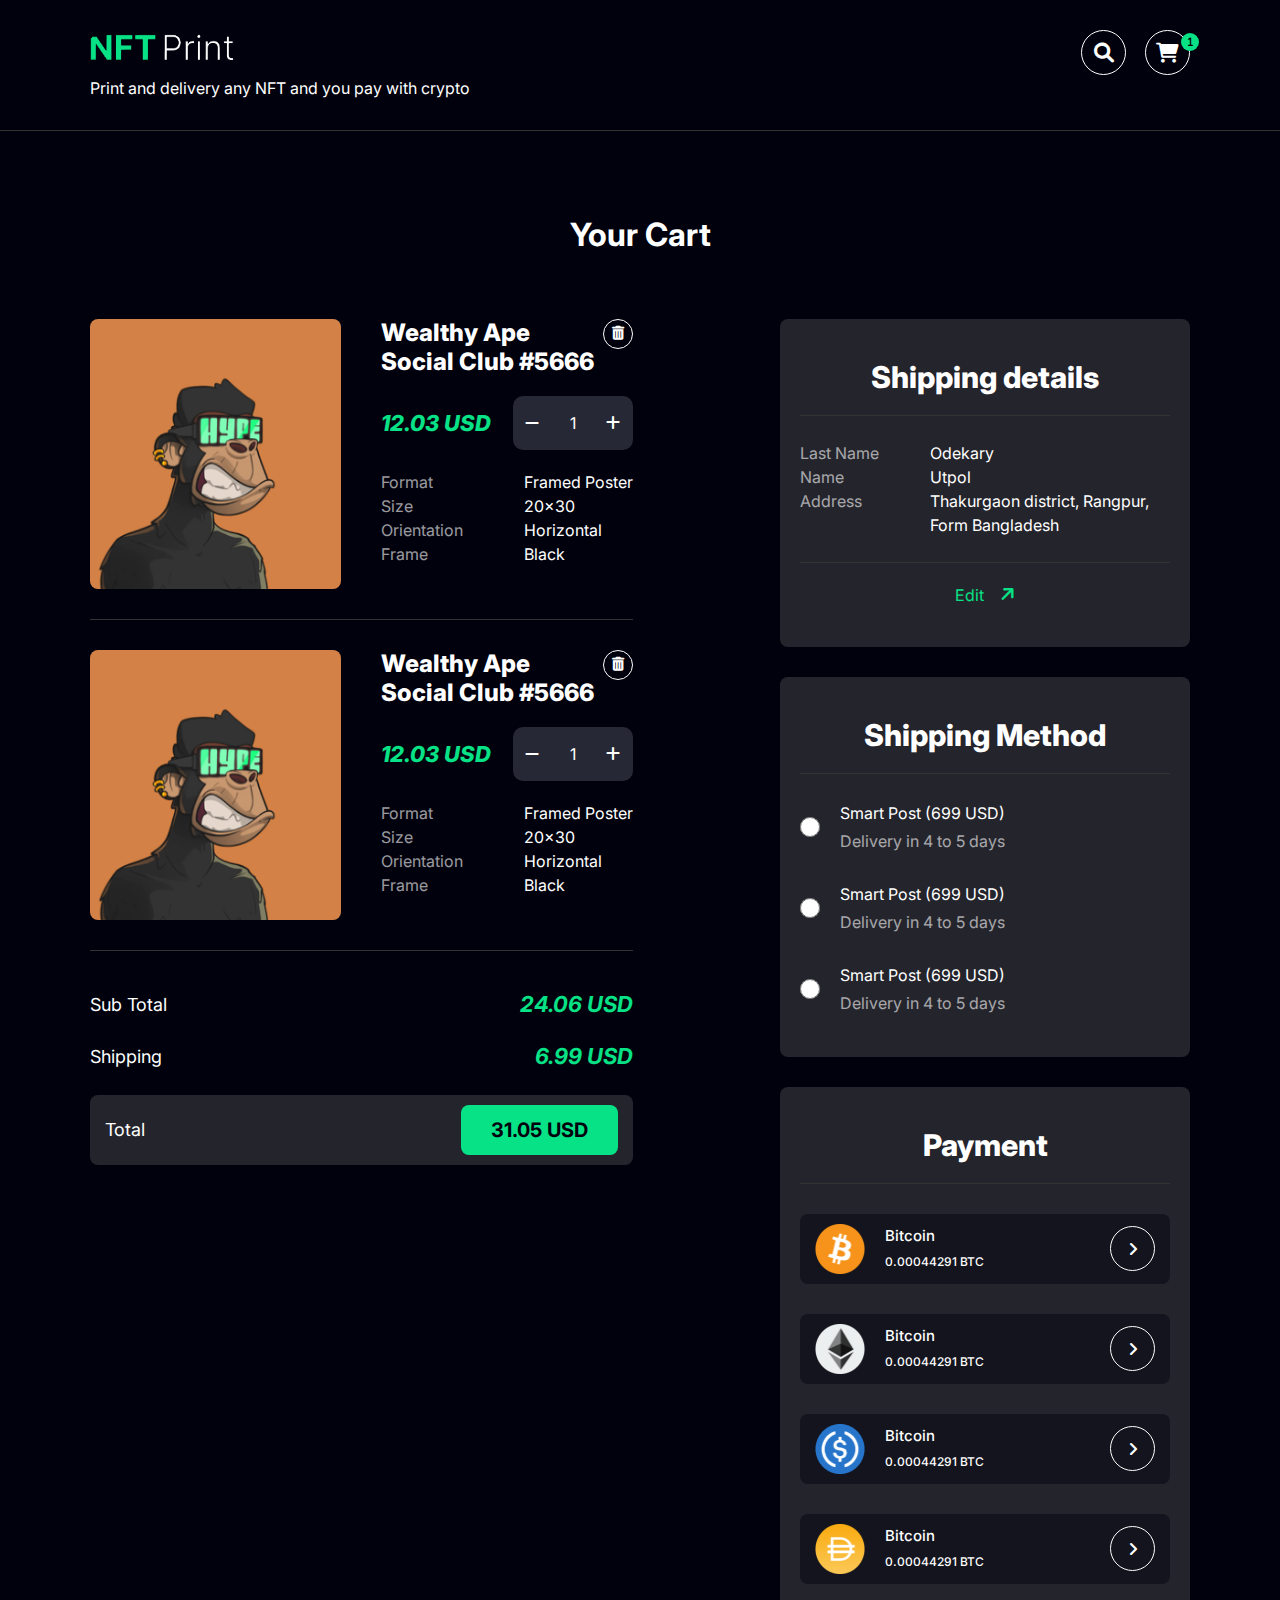
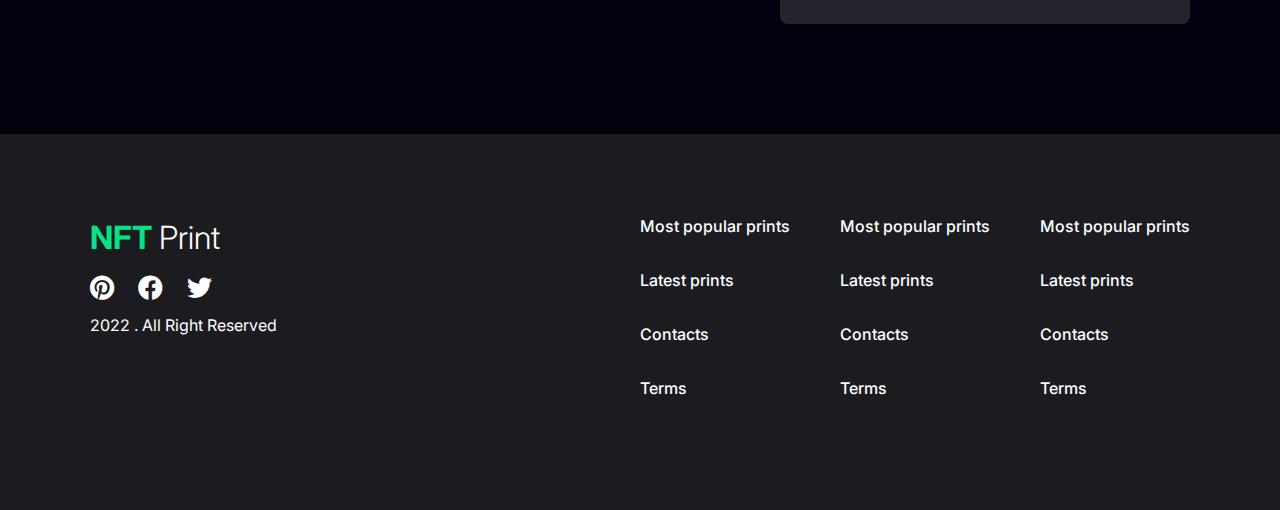
<file: card2.html>
<!DOCTYPE html>
<html lang="en">
<head>
  <meta charset="UTF-8">
  <meta http-equiv="X-UA-Compatible" content="IE=edge">
  <meta name="viewport" content="width=device-width, initial-scale=1.0">
  <title>NetPrint</title>
 
  <link rel="icon" href="assets/images/favicon.jpg">
  <link rel="apple-touch-icon" href="assets/images/favicon.jpg">
  <!-- font-awesome -->
  <link rel="stylesheet" href="assets/css/font-awesome.min.css">
  <!-- owl-carosuel -->
  <link rel="stylesheet" href="assets/css/owl.theme.default.min.css">
  <link rel="stylesheet" href="assets/css/owl.carousel.min.css">
  <!-- bootstrap -->
  <link rel="stylesheet" href="assets/css/bootstrap.min.css">
  <!-- <style-css> -->
  <link rel="stylesheet" href="assets/css/style.css">
  <!-- <responsive-css> -->
  <link rel="stylesheet" href="assets/css/responsive.css">
</head>
<body>
  <!-- Header-Area -->
  <header class="header-area menu-border">
    <div class="container-xl">
      <div class="row">
        <div class="col-md-12">
          <div class="menu">
            <div class="logo">
              <a href="index.html"> <img src="assets/images/logo.png" alt="logo"></a>
              <p>Print and delivery any NFT and you pay with crypto</p>
            </div>
            <div class="search-area">
              <button data-bs-toggle="modal" data-bs-target="#modal-popup"><i class="search-icon fa-solid fa-magnifying-glass"></i></button>
              <button><i class="card-icon fa-solid fa-cart-shopping"></i></button>
            </div>
          </div>
          <div class="modal fade" id="modal-popup" data-bs-backdrop="static" data-bs-keyboard="false" tabindex="-1" aria-labelledby="staticBackdropLabel" aria-hidden="true">
            <div class="modal-dialog">
              <div class="modal-content">
                <div class="modal-header">
                  <button type="button" class="btn-close" data-bs-dismiss="modal" aria-label="Close"></button>
                </div>
                <div class="modal-body search-popup">
                  <input type="search" placeholder="Type Your File">
                  <i class="fa-solid fa-magnifying-glass"></i>
                </div>
                <div class="modal-footer modal-close">
                  <button type="button" class="btn btn-secondary" data-bs-dismiss="modal">Close</button>
                </div>
              </div>
            </div>
          </div>
        </div>
      </div>
    </div>
  </header>
  <!-- card-area -->
  <section class="card-area section-padding">
    <div class="container-xl">
      <div class="row">
        <div class="col-md-12 title-section">
          <h2>Your Cart</h2>
        </div>
        <div class="col-lg-6 ">
          <div class="card-col-main">
            <div class="card-img-content">
              <div class="card-img">
                <img src="assets/images/card.png" alt="img">
              </div>
              <div class="card-content">
                <div class="card-heading-icon">
                  <h3>Wealthy Ape Social Club #5666</h3>
                  <div class="card-icon">
                    <i class="fa-solid fa-trash-can"></i>
                  </div>
                </div>
                <div class="price-heading">
                  <h3>12.03 USD</h3>
                  <div class="increment-decrement">
                    <span><i class="fa-solid fa-minus"></i></span>
                    <span>1</span>
                    <span><i class="fa-solid fa-plus"></i></span>
                  </div>
                </div>
                <div class="card-format">
                  <ul class="normal-list">
                    <li>Format</li>
                    <li>Size</li>
                    <li>Orientation</li>
                    <li>Frame</li>
                  </ul>
                  <ul class="bold-list">
                    <li>Framed Poster</li>
                    <li>20x30</li>
                    <li>Horizontal</li>
                    <li>Black</li>
                  </ul>
                </div>
              </div>
            </div>
  
            <div class="card-img-content2">
              <div class="card-img">
                <img src="assets/images/card.png" alt="img">
              </div>
              <div class="card-content">
                <div class="card-heading-icon">
                  <h3>Wealthy Ape Social Club #5666</h3>
                  <div class="card-icon">
                    <i class="fa-solid fa-trash-can"></i>
                  </div>
                </div>
                <div class="price-heading">
                  <h3>12.03 USD</h3>
                  <div class="increment-decrement">
                    <span><i class="fa-solid fa-minus"></i></span>
                    <span>1</span>
                    <span><i class="fa-solid fa-plus"></i></span>
                  </div>
                </div>
                <div class="card-format">
                  <ul class="normal-list">
                    <li>Format</li>
                    <li>Size</li>
                    <li>Orientation</li>
                    <li>Frame</li>
                  </ul>
                  <ul class="bold-list">
                    <li>Framed Poster</li>
                    <li>20x30</li>
                    <li>Horizontal</li>
                    <li>Black</li>
                  </ul>
                </div>
              </div>
            </div>

            <div class="total-price">
              <div class="single-total-price">
                <span>Sub Total</span>
                <h3>24.06 USD</h3>
              </div>
              <div class="single-total-price">
                <span>Shipping</span>
                <h3>6.99 USD</h3>
              </div>
              <div class="total-price-count">
                <span>Total</span>
                <div class="single-price-count">
                  <h3>31.05 USD</h3>
                </div>
              </div>
            </div>
          </div>
        </div>

        <div class="col-lg-6">
          <div class="fill-up-form">
            <div class="single-form">
              <h3>Shipping details</h3>
              <div class="fill-up-list">
                <ul class="normal-item">
                  <li>Last Name</li>
                  <li>Name</li>
                  <li>Address</li>
                </ul>
                <ul class="bold-item">
                  <li>Odekary</li>
                  <li>Utpol</li>
                  <li>Thakurgaon district, Rangpur, Form Bangladesh</li>
                </ul>
              </div>
              <div class="single-edit">
                <span>Edit <i class="fa-solid fa-arrow-up"></i></span>
              </div>
            </div>
            <div class="single-form">
              <h3>Shipping Method</h3>
              <div class="fill-up-list2">
                <input type="radio" id="radio-list" name="radio">
                <div class="label-div">
                  <label for="radio-list">Smart Post (699 USD)</label>
                  <span>Delivery in 4 to 5 days</span>
                </div>
              </div>
              <div class="fill-up-list2">
                <input type="radio" id="radio-list2" name="radio">
                <div class="label-div">
                  <label for="radio-list2">Smart Post (699 USD)</label>
                  <span>Delivery in 4 to 5 days</span>
                </div>
              </div>
              <div class="fill-up-list2">
                <input type="radio" id="radio-list3" name="radio">
                <div class="label-div">
                  <label for="radio-list3">Smart Post (699 USD)</label>
                  <span>Delivery in 4 to 5 days</span>
                </div>
              </div>
            </div>
            <div class="single-form">
              <h3>Payment</h3>
              <div class="Payment-system">
                <div class="payment-img">
                  <div class="single-payment">
                    <img src="assets/images/payment/payment1.png" alt="img">
                  </div>
                  <div class="payment-convert">
                    <p>Bitcoin</p>
                    <span>0.00044291 BTC</span>
                  </div>
                </div>
                <button><i class="fa-solid fa-angle-right"></i></button>
              </div>
              <div class="Payment-system">
                <div class="payment-img">
                  <div class="single-payment">
                    <img src="assets/images/payment/payment2.png" alt="img">
                  </div>
                  <div class="payment-convert">
                    <p>Bitcoin</p>
                    <span>0.00044291 BTC</span>
                  </div>
                </div>
                <button><i class="fa-solid fa-angle-right"></i></button>
              </div>
              <div class="Payment-system">
                <div class="payment-img">
                  <div class="single-payment">
                    <img src="assets/images/payment/payment3.png" alt="img">
                  </div>
                  <div class="payment-convert">
                    <p>Bitcoin</p>
                    <span>0.00044291 BTC</span>
                  </div>
                </div>
                <button><i class="fa-solid fa-angle-right"></i></button>
              </div>
              <div class="Payment-system">
                <div class="payment-img">
                  <div class="single-payment">
                    <img src="assets/images/payment/payment4.png" alt="img">
                  </div>
                  <div class="payment-convert">
                    <p>Bitcoin</p>
                    <span>0.00044291 BTC</span>
                  </div>
                </div>
                <button><i class="fa-solid fa-angle-right"></i></button>
              </div>
            </div>
          </div>
        </div>
      </div>
    </div>
  </section>
 
  <!-- Footer-Area -->
  <footer class="footer-area section-padding">
    <div class="container-xl">
      <div class="footer">
        <div class="footer-left">
          <h2>NFT <span>Print</span> </h2>
          <div class="social-icon">
            <a href="#"><i class="fa-brands fa-pinterest"></i></a>
            <a href="#"><i class="fa-brands fa-facebook"></i></a>
            <a href="#"><i class="fa-brands fa-twitter"></i></a>
          </div>
          <p>2022 . All Right Reserved</p>
        </div>
        <div class="footer-right">
          <div class="single-items">
            <ul>
              <li><a href="#">Most popular prints</a></li>
              <li><a href="#">Latest prints</a></li>
              <li><a href="#">Contacts</a></li>
              <li><a href="#">Terms</a></li>
            </ul>
            <ul>
              <li><a href="#">Most popular prints</a></li>
              <li><a href="#">Latest prints</a></li>
              <li><a href="#">Contacts</a></li>
              <li><a href="#">Terms</a></li>
            </ul>
            <ul>
              <li><a href="#">Most popular prints</a></li>
              <li><a href="#">Latest prints</a></li>
              <li><a href="#">Contacts</a></li>
              <li><a href="#">Terms</a></li>
            </ul>
          </div>
        </div>
      </div>
    </div>
  </footer>

  <script src="assets/js/jquery-3.6.0.min.js"></script>
  <script src="assets/js/bootstrap.bundle.min.js"></script>
  <script src="assets/js/owl.carousel.min.js"></script>
  <script src="assets/js/aos.js"></script>
  <script src="assets/js/script.js"></script>
</body>
</html>
</file>
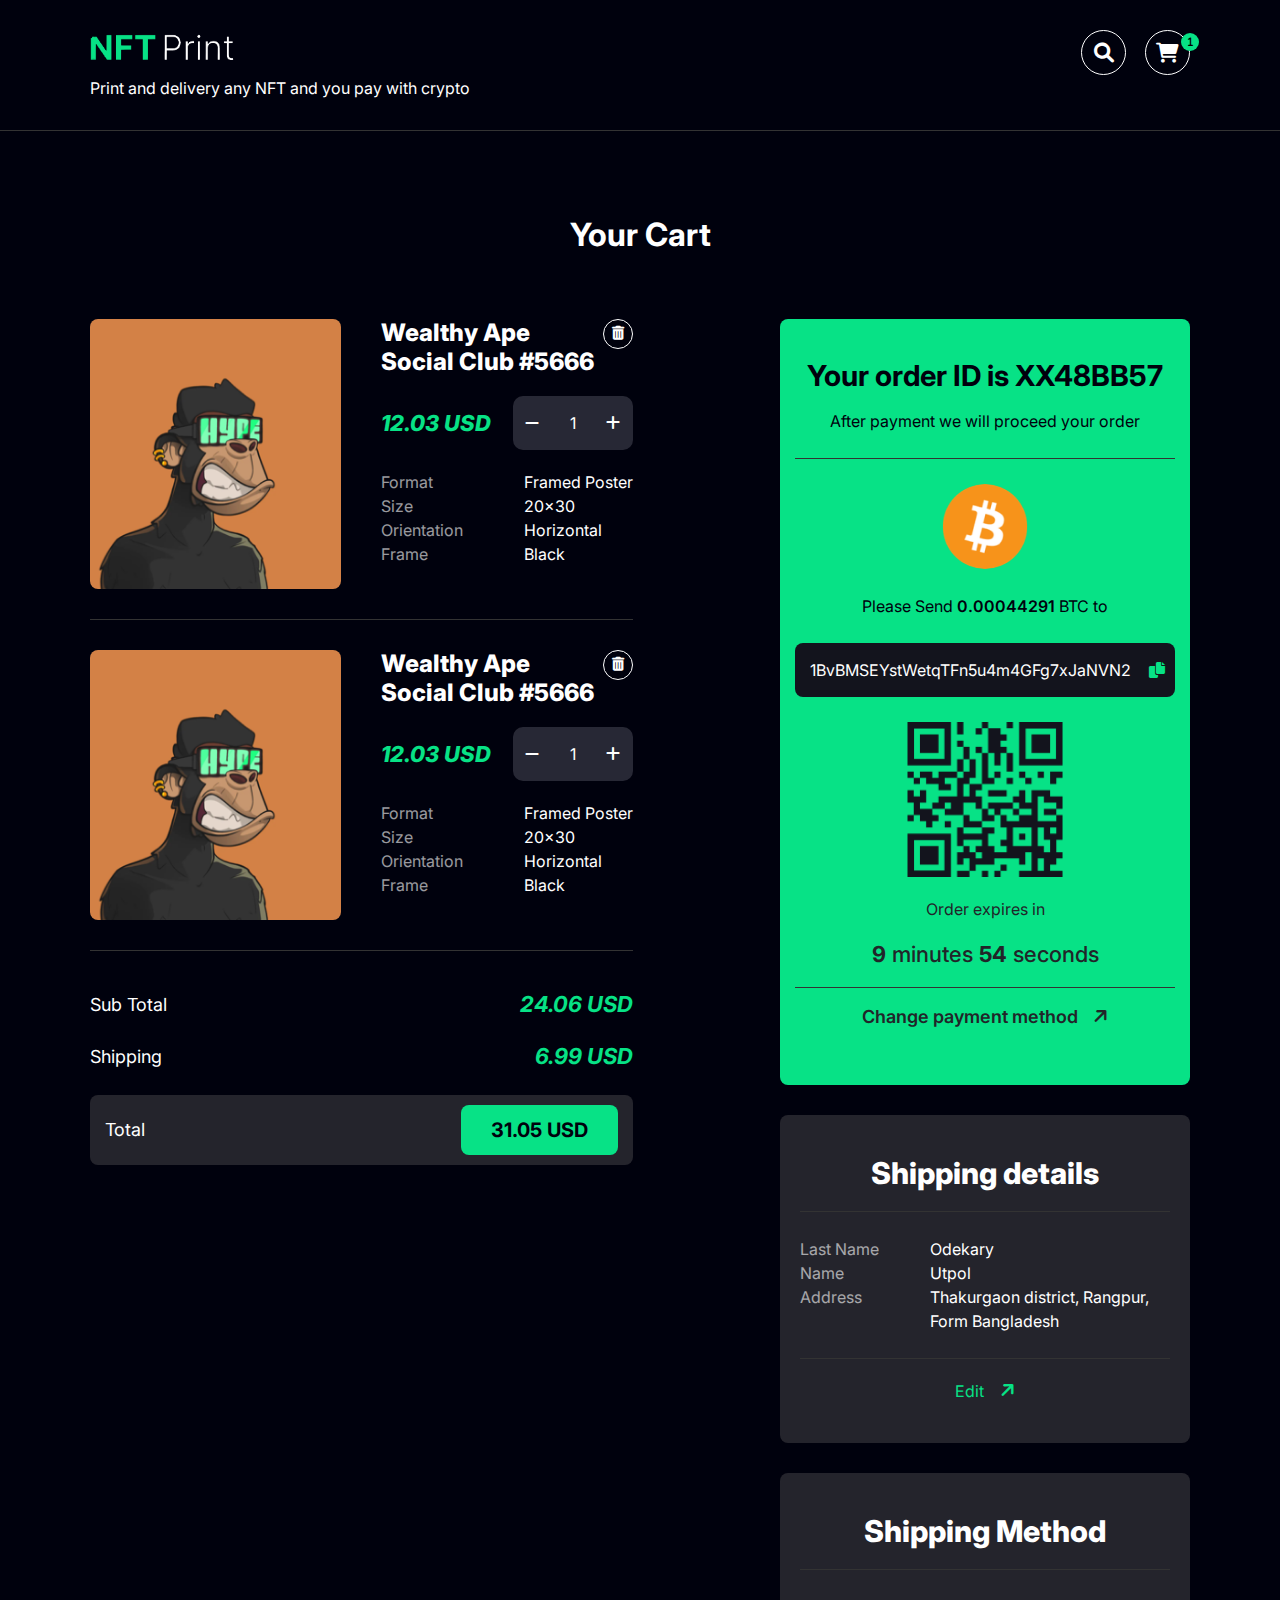
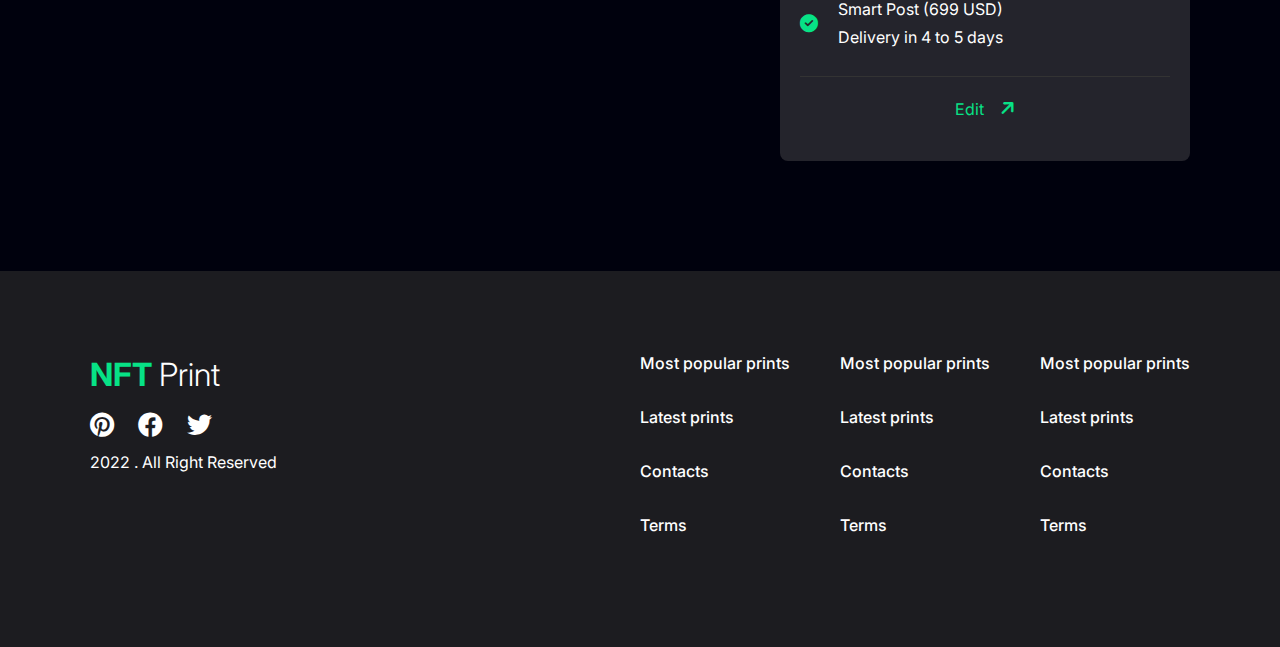
<file: card3.html>
<!DOCTYPE html>
<html lang="en">
<head>
  <meta charset="UTF-8">
  <meta http-equiv="X-UA-Compatible" content="IE=edge">
  <meta name="viewport" content="width=device-width, initial-scale=1.0">
  <title>NetPrint</title>
 
  <link rel="icon" href="assets/images/favicon.jpg">
  <link rel="apple-touch-icon" href="assets/images/favicon.jpg">
  <!-- font-awesome -->
  <link rel="stylesheet" href="assets/css/font-awesome.min.css">
  <!-- owl-carosuel -->
  <link rel="stylesheet" href="assets/css/owl.theme.default.min.css">
  <link rel="stylesheet" href="assets/css/owl.carousel.min.css">
  <!-- bootstrap -->
  <link rel="stylesheet" href="assets/css/bootstrap.min.css">
  <!-- <style-css> -->
  <link rel="stylesheet" href="assets/css/style.css">
  <!-- <responsive-css> -->
  <link rel="stylesheet" href="assets/css/responsive.css">
</head>
<body>
  <!-- Header-Area -->
  <header class="header-area menu-border">
    <div class="container-xl">
      <div class="row">
        <div class="col-md-12">
          <div class="menu">
            <div class="logo">
              <a href="index.html"> <img src="assets/images/logo.png" alt="logo"></a>
              <p>Print and delivery any NFT and you pay with crypto</p>
            </div>
            <div class="search-area">
              <button data-bs-toggle="modal" data-bs-target="#modal-popup"><i class="search-icon fa-solid fa-magnifying-glass"></i></button>
              <button><i class="card-icon fa-solid fa-cart-shopping"></i></button>
            </div>
          </div>
          <div class="modal fade" id="modal-popup" data-bs-backdrop="static" data-bs-keyboard="false" tabindex="-1" aria-labelledby="staticBackdropLabel" aria-hidden="true">
            <div class="modal-dialog">
              <div class="modal-content">
                <div class="modal-header">
                  <button type="button" class="btn-close" data-bs-dismiss="modal" aria-label="Close"></button>
                </div>
                <div class="modal-body search-popup">
                  <input type="search" placeholder="Type Your File">
                  <i class="fa-solid fa-magnifying-glass"></i>
                </div>
                <div class="modal-footer modal-close">
                  <button type="button" class="btn btn-secondary" data-bs-dismiss="modal">Close</button>
                </div>
              </div>
            </div>
          </div>
        </div>
      </div>
    </div>
  </header>
  <!-- card-area -->
  <section class="card-area section-padding">
    <div class="container-xl">
      <div class="row">
        <div class="col-md-12 title-section">
          <h2>Your Cart</h2>
        </div>
        <div class="col-lg-6 ">
          <div class="card-col-main">
            <div class="card-img-content">
              <div class="card-img">
                <img src="assets/images/card.png" alt="img">
              </div>
              <div class="card-content">
                <div class="card-heading-icon">
                  <h3>Wealthy Ape Social Club #5666</h3>
                  <div class="card-icon">
                    <i class="fa-solid fa-trash-can"></i>
                  </div>
                </div>
                <div class="price-heading">
                  <h3>12.03 USD</h3>
                  <div class="increment-decrement">
                    <span><i class="fa-solid fa-minus"></i></span>
                    <span>1</span>
                    <span><i class="fa-solid fa-plus"></i></span>
                  </div>
                </div>
                <div class="card-format">
                  <ul class="normal-list">
                    <li>Format</li>
                    <li>Size</li>
                    <li>Orientation</li>
                    <li>Frame</li>
                  </ul>
                  <ul class="bold-list">
                    <li>Framed Poster</li>
                    <li>20x30</li>
                    <li>Horizontal</li>
                    <li>Black</li>
                  </ul>
                </div>
              </div>
            </div>
  
            <div class="card-img-content2">
              <div class="card-img">
                <img src="assets/images/card.png" alt="img">
              </div>
              <div class="card-content">
                <div class="card-heading-icon">
                  <h3>Wealthy Ape Social Club #5666</h3>
                  <div class="card-icon">
                    <i class="fa-solid fa-trash-can"></i>
                  </div>
                </div>
                <div class="price-heading">
                  <h3>12.03 USD</h3>
                  <div class="increment-decrement">
                    <span><i class="fa-solid fa-minus"></i></span>
                    <span>1</span>
                    <span><i class="fa-solid fa-plus"></i></span>
                  </div>
                </div>
                <div class="card-format">
                  <ul class="normal-list">
                    <li>Format</li>
                    <li>Size</li>
                    <li>Orientation</li>
                    <li>Frame</li>
                  </ul>
                  <ul class="bold-list">
                    <li>Framed Poster</li>
                    <li>20x30</li>
                    <li>Horizontal</li>
                    <li>Black</li>
                  </ul>
                </div>
              </div>
            </div>

            <div class="total-price">
              <div class="single-total-price">
                <span>Sub Total</span>
                <h3>24.06 USD</h3>
              </div>
              <div class="single-total-price">
                <span>Shipping</span>
                <h3>6.99 USD</h3>
              </div>
              <div class="total-price-count">
                <span>Total</span>
                <div class="single-price-count">
                  <h3>31.05 USD</h3>
                </div>
              </div>
            </div>
          </div>
        </div>

        <div class="col-lg-6">
          <div class="fill-up-form">
            <div class="single-id">
              <div class="id-heading">
                <h3>Your order ID is XX48BB57</h3>
                <p>After payment we will proceed your order</p>
              </div>
              <div class="id-img">
                <img src="assets/images/payment/payment1.png" alt="image">
              </div>
              <p>Please Send <span>0.00044291</span> BTC to</p>
              <div class="input-filed">
                <input type="text" value="1BvBMSEYstWetqTFn5u4m4GFg7xJaNVN2" readonly>
                <i class="fa-solid fa-copy"></i>
              </div>
              <div class="qr-code">
                <img src="assets/images/qr.png" alt="qr-code">
              </div>
              <div class="expire-time">
                <span>Order expires in</span>
                <h4> <span>9</span> minutes <span>54</span> seconds</h4>
              </div>
              <a href="#">Change payment method <i class="fa-solid fa-arrow-up"></i></a>
            </div>

            <div class="single-form">
              <h3>Shipping details</h3>
              <div class="fill-up-list">
                <ul class="normal-item">
                  <li>Last Name</li>
                  <li>Name</li>
                  <li>Address</li>
                </ul>
                <ul class="bold-item">
                  <li>Odekary</li>
                  <li>Utpol</li>
                  <li>Thakurgaon district, Rangpur, Form Bangladesh</li>
                </ul>
              </div>
              <div class="single-edit">
                <span>Edit <i class="fa-solid fa-arrow-up"></i></span>
              </div>
            </div>

            <div class="single-form">
              <h3>Shipping Method</h3>
              <div class="checked-input">
                <i class="fa-solid fa-circle-check"></i>
                <div class="single-checked">
                  <span>Smart Post (699 USD)</span>
                  <span>Delivery in 4 to 5 days</span>
                </div>
              </div>
              <div class="single-edit">
                <span>Edit <i class="fa-solid fa-arrow-up"></i></span>
              </div>
            </div>
          </div>
        </div>
      </div>
    </div>
  </section>
 
  <!-- Footer-Area -->
  <footer class="footer-area section-padding">
    <div class="container-xl">
      <div class="footer">
        <div class="footer-left">
          <h2>NFT <span>Print</span> </h2>
          <div class="social-icon">
            <a href="#"><i class="fa-brands fa-pinterest"></i></a>
            <a href="#"><i class="fa-brands fa-facebook"></i></a>
            <a href="#"><i class="fa-brands fa-twitter"></i></a>
          </div>
          <p>2022 . All Right Reserved</p>
        </div>
        <div class="footer-right">
          <div class="single-items">
            <ul>
              <li><a href="#">Most popular prints</a></li>
              <li><a href="#">Latest prints</a></li>
              <li><a href="#">Contacts</a></li>
              <li><a href="#">Terms</a></li>
            </ul>
            <ul>
              <li><a href="#">Most popular prints</a></li>
              <li><a href="#">Latest prints</a></li>
              <li><a href="#">Contacts</a></li>
              <li><a href="#">Terms</a></li>
            </ul>
            <ul>
              <li><a href="#">Most popular prints</a></li>
              <li><a href="#">Latest prints</a></li>
              <li><a href="#">Contacts</a></li>
              <li><a href="#">Terms</a></li>
            </ul>
          </div>
        </div>
      </div>
    </div>
  </footer>

  <script src="assets/js/jquery-3.6.0.min.js"></script>
  <script src="assets/js/bootstrap.bundle.min.js"></script>
  <script src="assets/js/owl.carousel.min.js"></script>
  <script src="assets/js/aos.js"></script>
  <script src="assets/js/script.js"></script>
</body>
</html>
</file>
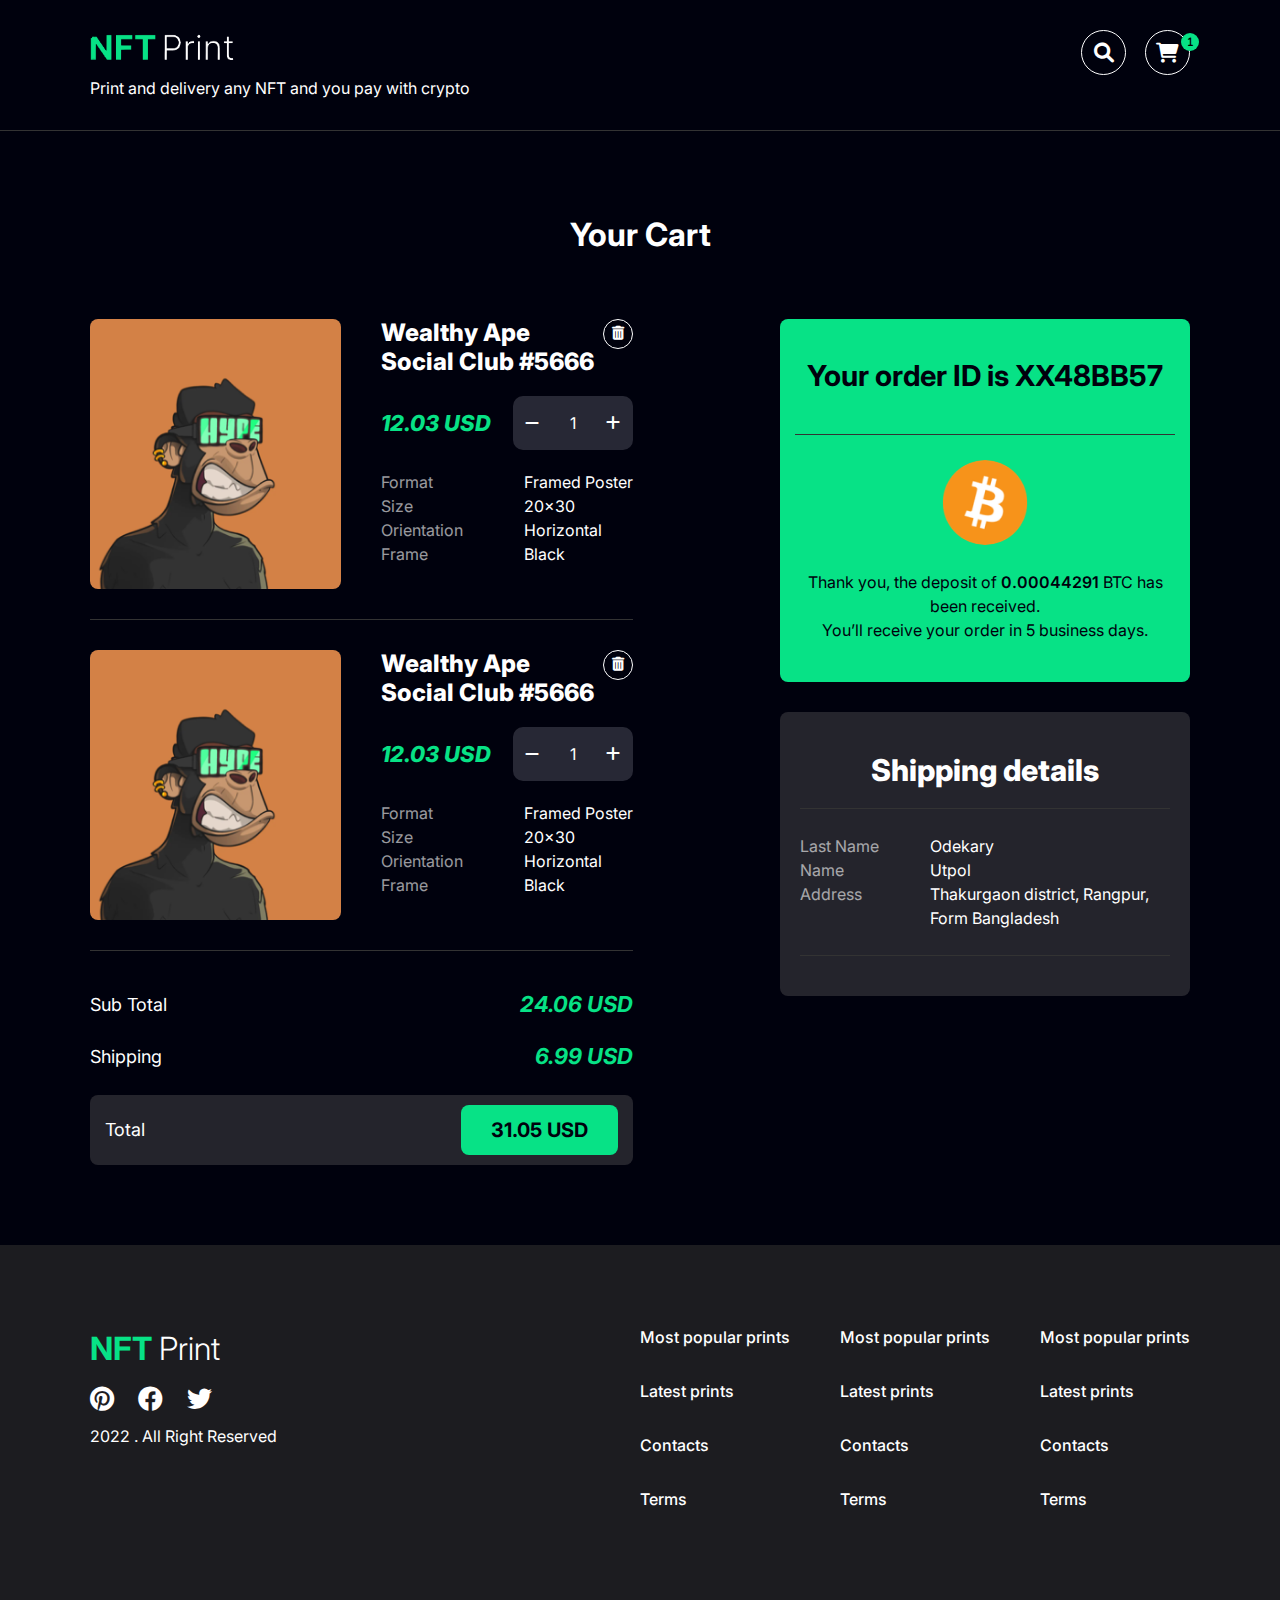
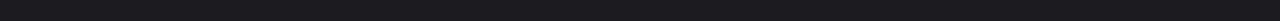
<file: card4.html>
<!DOCTYPE html>
<html lang="en">
<head>
  <meta charset="UTF-8">
  <meta http-equiv="X-UA-Compatible" content="IE=edge">
  <meta name="viewport" content="width=device-width, initial-scale=1.0">
  <title>NetPrint</title>
 
  <link rel="icon" href="assets/images/favicon.jpg">
  <link rel="apple-touch-icon" href="assets/images/favicon.jpg">
  <!-- font-awesome -->
  <link rel="stylesheet" href="assets/css/font-awesome.min.css">
  <!-- owl-carosuel -->
  <link rel="stylesheet" href="assets/css/owl.theme.default.min.css">
  <link rel="stylesheet" href="assets/css/owl.carousel.min.css">
  <!-- bootstrap -->
  <link rel="stylesheet" href="assets/css/bootstrap.min.css">
  <!-- <style-css> -->
  <link rel="stylesheet" href="assets/css/style.css">
  <!-- <responsive-css> -->
  <link rel="stylesheet" href="assets/css/responsive.css">
</head>
<body>
  <!-- Header-Area -->
  <header class="header-area menu-border">
    <div class="container-xl">
      <div class="row">
        <div class="col-md-12">
          <div class="menu">
            <div class="logo">
              <img src="assets/images/logo.png" alt="logo">
              <p>Print and delivery any NFT and you pay with crypto</p>
            </div>
            <div class="search-area">
              <button data-bs-toggle="modal" data-bs-target="#modal-popup"><i class="search-icon fa-solid fa-magnifying-glass"></i></button>
              <button><i class="card-icon fa-solid fa-cart-shopping"></i></button>
            </div>
          </div>
          <div class="modal fade" id="modal-popup" data-bs-backdrop="static" data-bs-keyboard="false" tabindex="-1" aria-labelledby="staticBackdropLabel" aria-hidden="true">
            <div class="modal-dialog">
              <div class="modal-content">
                <div class="modal-header">
                  <button type="button" class="btn-close" data-bs-dismiss="modal" aria-label="Close"></button>
                </div>
                <div class="modal-body search-popup">
                  <input type="search" placeholder="Type Your File">
                  <i class="fa-solid fa-magnifying-glass"></i>
                </div>
                <div class="modal-footer modal-close">
                  <button type="button" class="btn btn-secondary" data-bs-dismiss="modal">Close</button>
                </div>
              </div>
            </div>
          </div>
        </div>
      </div>
    </div>
  </header>
  <!-- card-area -->
  <section class="card-area section-padding">
    <div class="container-xl">
      <div class="row">
        <div class="col-md-12 title-section">
          <h2>Your Cart</h2>
        </div>
        <div class="col-lg-6 ">
          <div class="card-col-main">
            <div class="card-img-content">
              <div class="card-img">
                <img src="assets/images/card.png" alt="img">
              </div>
              <div class="card-content">
                <div class="card-heading-icon">
                  <h3>Wealthy Ape Social Club #5666</h3>
                  <div class="card-icon">
                    <i class="fa-solid fa-trash-can"></i>
                  </div>
                </div>
                <div class="price-heading">
                  <h3>12.03 USD</h3>
                  <div class="increment-decrement">
                    <span><i class="fa-solid fa-minus"></i></span>
                    <span>1</span>
                    <span><i class="fa-solid fa-plus"></i></span>
                  </div>
                </div>
                <div class="card-format">
                  <ul class="normal-list">
                    <li>Format</li>
                    <li>Size</li>
                    <li>Orientation</li>
                    <li>Frame</li>
                  </ul>
                  <ul class="bold-list">
                    <li>Framed Poster</li>
                    <li>20x30</li>
                    <li>Horizontal</li>
                    <li>Black</li>
                  </ul>
                </div>
              </div>
            </div>
  
            <div class="card-img-content2">
              <div class="card-img">
                <img src="assets/images/card.png" alt="img">
              </div>
              <div class="card-content">
                <div class="card-heading-icon">
                  <h3>Wealthy Ape Social Club #5666</h3>
                  <div class="card-icon">
                    <i class="fa-solid fa-trash-can"></i>
                  </div>
                </div>
                <div class="price-heading">
                  <h3>12.03 USD</h3>
                  <div class="increment-decrement">
                    <span><i class="fa-solid fa-minus"></i></span>
                    <span>1</span>
                    <span><i class="fa-solid fa-plus"></i></span>
                  </div>
                </div>
                <div class="card-format">
                  <ul class="normal-list">
                    <li>Format</li>
                    <li>Size</li>
                    <li>Orientation</li>
                    <li>Frame</li>
                  </ul>
                  <ul class="bold-list">
                    <li>Framed Poster</li>
                    <li>20x30</li>
                    <li>Horizontal</li>
                    <li>Black</li>
                  </ul>
                </div>
              </div>
            </div>

            <div class="total-price">
              <div class="single-total-price">
                <span>Sub Total</span>
                <h3>24.06 USD</h3>
              </div>
              <div class="single-total-price">
                <span>Shipping</span>
                <h3>6.99 USD</h3>
              </div>
              <div class="total-price-count">
                <span>Total</span>
                <div class="single-price-count">
                  <h3>31.05 USD</h3>
                </div>
              </div>
            </div>
          </div>
        </div>

        <div class="col-lg-6">
          <div class="fill-up-form">
            <div class="single-id">
              <div class="id-heading">
                <h3>Your order ID is XX48BB57</h3>
              </div>
              <div class="id-img">
                <img src="assets/images/payment/payment1.png" alt="image">
              </div>
              <p>Thank you, the deposit of <span>0.00044291</span> BTC has been received.</p>
              <p>You’ll receive your order in 5 business days.</p>
            </div>

            <div class="single-form">
              <h3>Shipping details</h3>
              <div class="fill-up-list">
                <ul class="normal-item">
                  <li>Last Name</li>
                  <li>Name</li>
                  <li>Address</li>
                </ul>
                <ul class="bold-item">
                  <li>Odekary</li>
                  <li>Utpol</li>
                  <li>Thakurgaon district, Rangpur, Form Bangladesh</li>
                </ul>
              </div>
            </div>
          </div>
        </div>
      </div>
    </div>
  </section>
 
  <!-- Footer-Area -->
  <footer class="footer-area section-padding">
    <div class="container-xl">
      <div class="footer">
        <div class="footer-left">
          <h2>NFT <span>Print</span> </h2>
          <div class="social-icon">
            <a href="#"><i class="fa-brands fa-pinterest"></i></a>
            <a href="#"><i class="fa-brands fa-facebook"></i></a>
            <a href="#"><i class="fa-brands fa-twitter"></i></a>
          </div>
          <p>2022 . All Right Reserved</p>
        </div>
        <div class="footer-right">
          <div class="single-items">
            <ul>
              <li><a href="#">Most popular prints</a></li>
              <li><a href="#">Latest prints</a></li>
              <li><a href="#">Contacts</a></li>
              <li><a href="#">Terms</a></li>
            </ul>
            <ul>
              <li><a href="#">Most popular prints</a></li>
              <li><a href="#">Latest prints</a></li>
              <li><a href="#">Contacts</a></li>
              <li><a href="#">Terms</a></li>
            </ul>
            <ul>
              <li><a href="#">Most popular prints</a></li>
              <li><a href="#">Latest prints</a></li>
              <li><a href="#">Contacts</a></li>
              <li><a href="#">Terms</a></li>
            </ul>
          </div>
        </div>
      </div>
    </div>
  </footer>

  <script src="assets/js/jquery-3.6.0.min.js"></script>
  <script src="assets/js/bootstrap.bundle.min.js"></script>
  <script src="assets/js/owl.carousel.min.js"></script>
  <script src="assets/js/aos.js"></script>
  <script src="assets/js/script.js"></script>
</body>
</html>
</file>
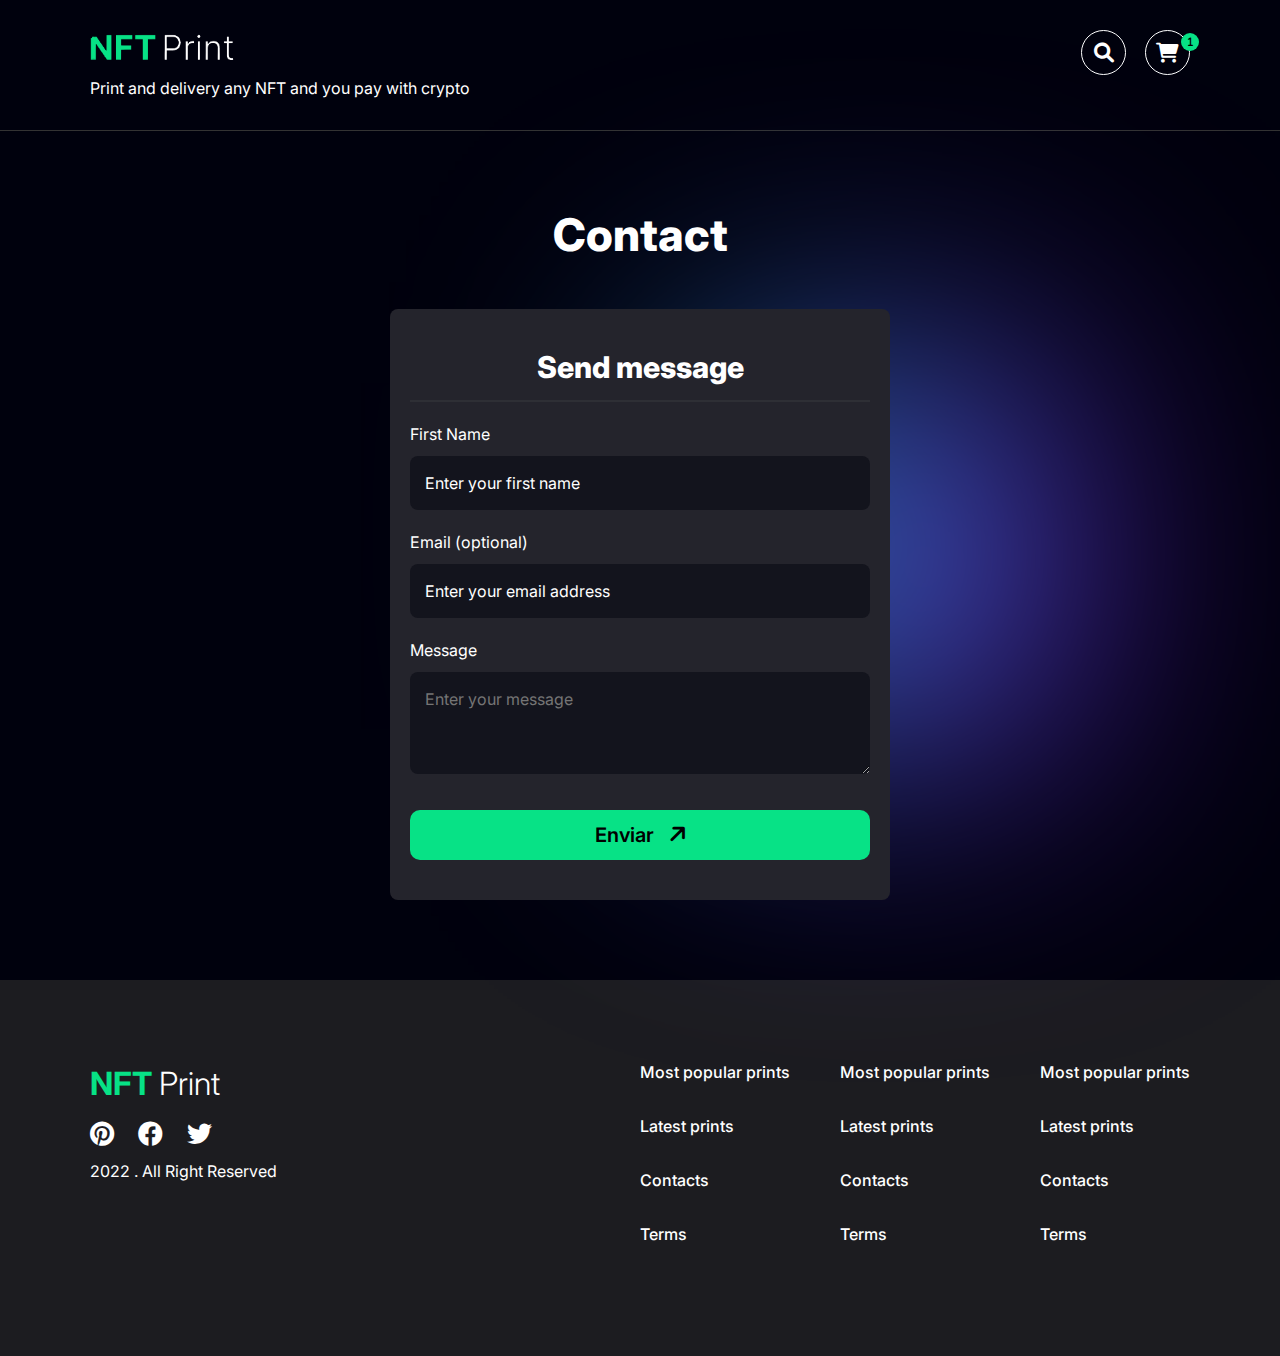
<file: contact.html>
<!DOCTYPE html>
<html lang="en">
<head>
  <meta charset="UTF-8">
  <meta http-equiv="X-UA-Compatible" content="IE=edge">
  <meta name="viewport" content="width=device-width, initial-scale=1.0">
  <title>NetPrint</title>
 
  <link rel="icon" href="assets/images/favicon.jpg">
  <link rel="apple-touch-icon" href="assets/images/favicon.jpg">
  <!-- font-awesome -->
  <link rel="stylesheet" href="assets/css/font-awesome.min.css">
  <!-- owl-carosuel -->
  <link rel="stylesheet" href="assets/css/owl.theme.default.min.css">
  <link rel="stylesheet" href="assets/css/owl.carousel.min.css">
  <!-- anemate-css -->
  <link rel="stylesheet" href="assets/css/animate.min.css">
  <!-- aos -->
  <link rel="stylesheet" href="assets/css/aos.css">
  <!-- bootstrap -->
  <link rel="stylesheet" href="assets/css/bootstrap.min.css">
  <!-- <style-css> -->
  <link rel="stylesheet" href="assets/css/style.css">
  <!-- <responsive-css> -->
  <link rel="stylesheet" href="assets/css/responsive.css">
</head>
<body>
  <!-- Header-Area -->
  <header class="header-area menu-border">
    <div class="container-xl">
      <div class="row">
        <div class="col-md-12">
          <div class="menu">
            <div class="logo">
              <a href="index.html"> <img src="assets/images/logo.png" alt="logo"></a>
              <p>Print and delivery any NFT and you pay with crypto</p>
            </div>
            <div class="search-area">
              <button data-bs-toggle="modal" data-bs-target="#modal-popup"><i class="search-icon fa-solid fa-magnifying-glass"></i></button>
              <button><i class="card-icon fa-solid fa-cart-shopping"></i></button>
            </div>
          </div>
          <div class="modal fade" id="modal-popup" data-bs-backdrop="static" data-bs-keyboard="false" tabindex="-1" aria-labelledby="staticBackdropLabel" aria-hidden="true">
            <div class="modal-dialog">
              <div class="modal-content">
                <div class="modal-header">
                  <button type="button" class="btn-close" data-bs-dismiss="modal" aria-label="Close"></button>
                </div>
                <div class="modal-body search-popup">
                  <input type="search" placeholder="Type Your File">
                  <i class="fa-solid fa-magnifying-glass"></i>
                </div>
                <div class="modal-footer modal-close">
                  <button type="button" class="btn btn-secondary" data-bs-dismiss="modal">Close</button>
                </div>
              </div>
            </div>
          </div>
        </div>
      </div>
    </div>
  </header>
  <!-- contact-area -->
  <section class="contact-area section-padding">
    <div class="container-xl">
      <div class="row">
        <div class="col-md-12">
          <div class="contact-title">
            <h2 class="animate__animated animate__backInDown">Contact</h2>
          </div>
          <div class="single-contact animate__animated animate__backInUp">
            <h3>Send message</h3>
            <form action="#">
              <label for="fast-name">First Name</label>
              <input type="text" id="fast-name" placeholder="Enter your first name">

              <label for="mail">Email (optional)</label>
              <input type="email" id="mail" placeholder="Enter your email address">

              <label for="massage">Message</label>
              <textarea name="massage" id="massage" cols="38" rows="3" placeholder="Enter your message"></textarea>
              <div class="contact-button">
                <button>Enviar <i class="fa-solid fa-arrow-up"></i></button>
              </div>
            </form>
          </div>
        </div>
      </div>
    </div>
  </section>
 
  <!-- Footer-Area -->
  <footer class="footer-area section-padding">
    <div class="container-xl">
      <div class="footer">
        <div class="footer-left">
          <h2>NFT <span>Print</span> </h2>
          <div class="social-icon">
            <a href="#"><i class="fa-brands fa-pinterest"></i></a>
            <a href="#"><i class="fa-brands fa-facebook"></i></a>
            <a href="#"><i class="fa-brands fa-twitter"></i></a>
          </div>
          <p>2022 . All Right Reserved</p>
        </div>
        <div class="footer-right">
          <div class="single-items">
            <ul>
              <li><a href="#">Most popular prints</a></li>
              <li><a href="#">Latest prints</a></li>
              <li><a href="#">Contacts</a></li>
              <li><a href="#">Terms</a></li>
            </ul>
            <ul>
              <li><a href="#">Most popular prints</a></li>
              <li><a href="#">Latest prints</a></li>
              <li><a href="#">Contacts</a></li>
              <li><a href="#">Terms</a></li>
            </ul>
            <ul>
              <li><a href="#">Most popular prints</a></li>
              <li><a href="#">Latest prints</a></li>
              <li><a href="#">Contacts</a></li>
              <li><a href="#">Terms</a></li>
            </ul>
          </div>
        </div>
      </div>
    </div>
  </footer>

  <script src="assets/js/jquery-3.6.0.min.js"></script>
  <script src="assets/js/bootstrap.bundle.min.js"></script>
  <script src="assets/js/owl.carousel.min.js"></script>
  <script src="assets/js/aos.js"></script>
  <script src="assets/js/script.js"></script>
</body>
</html>
</file>
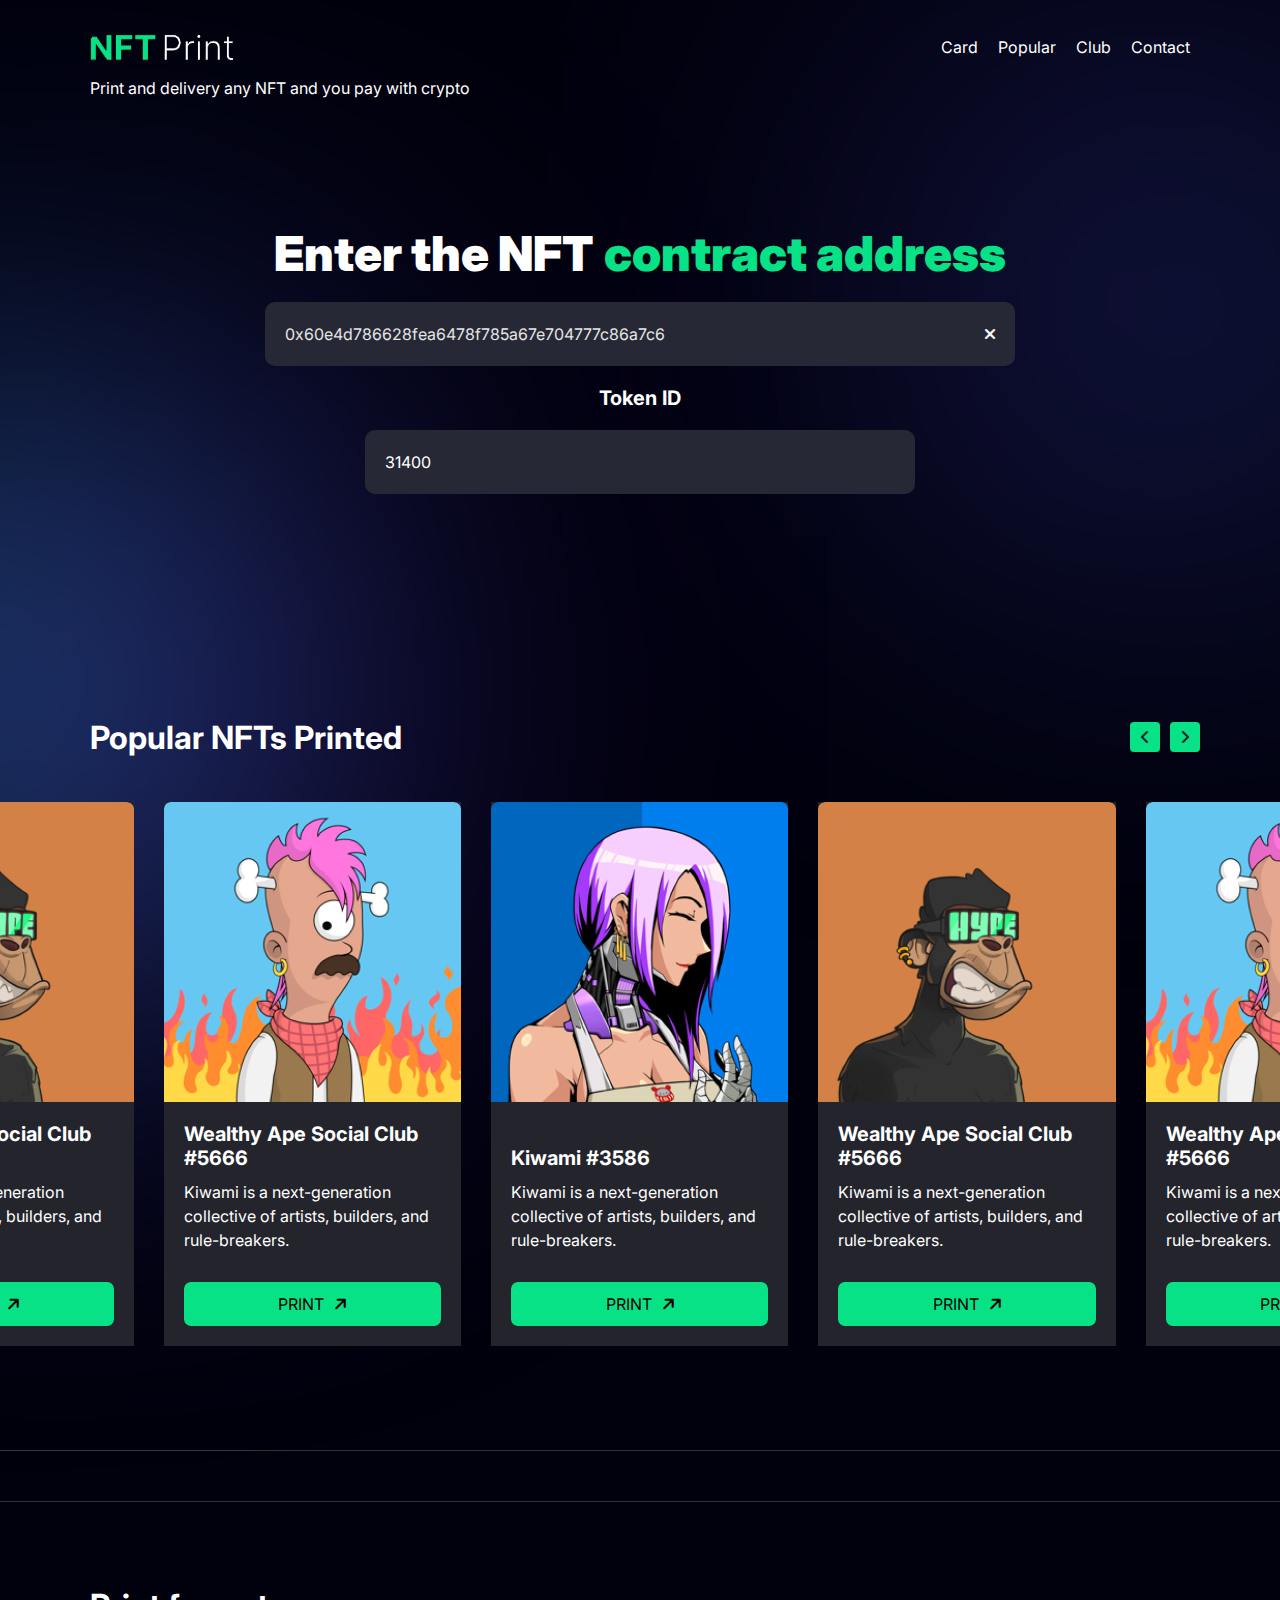
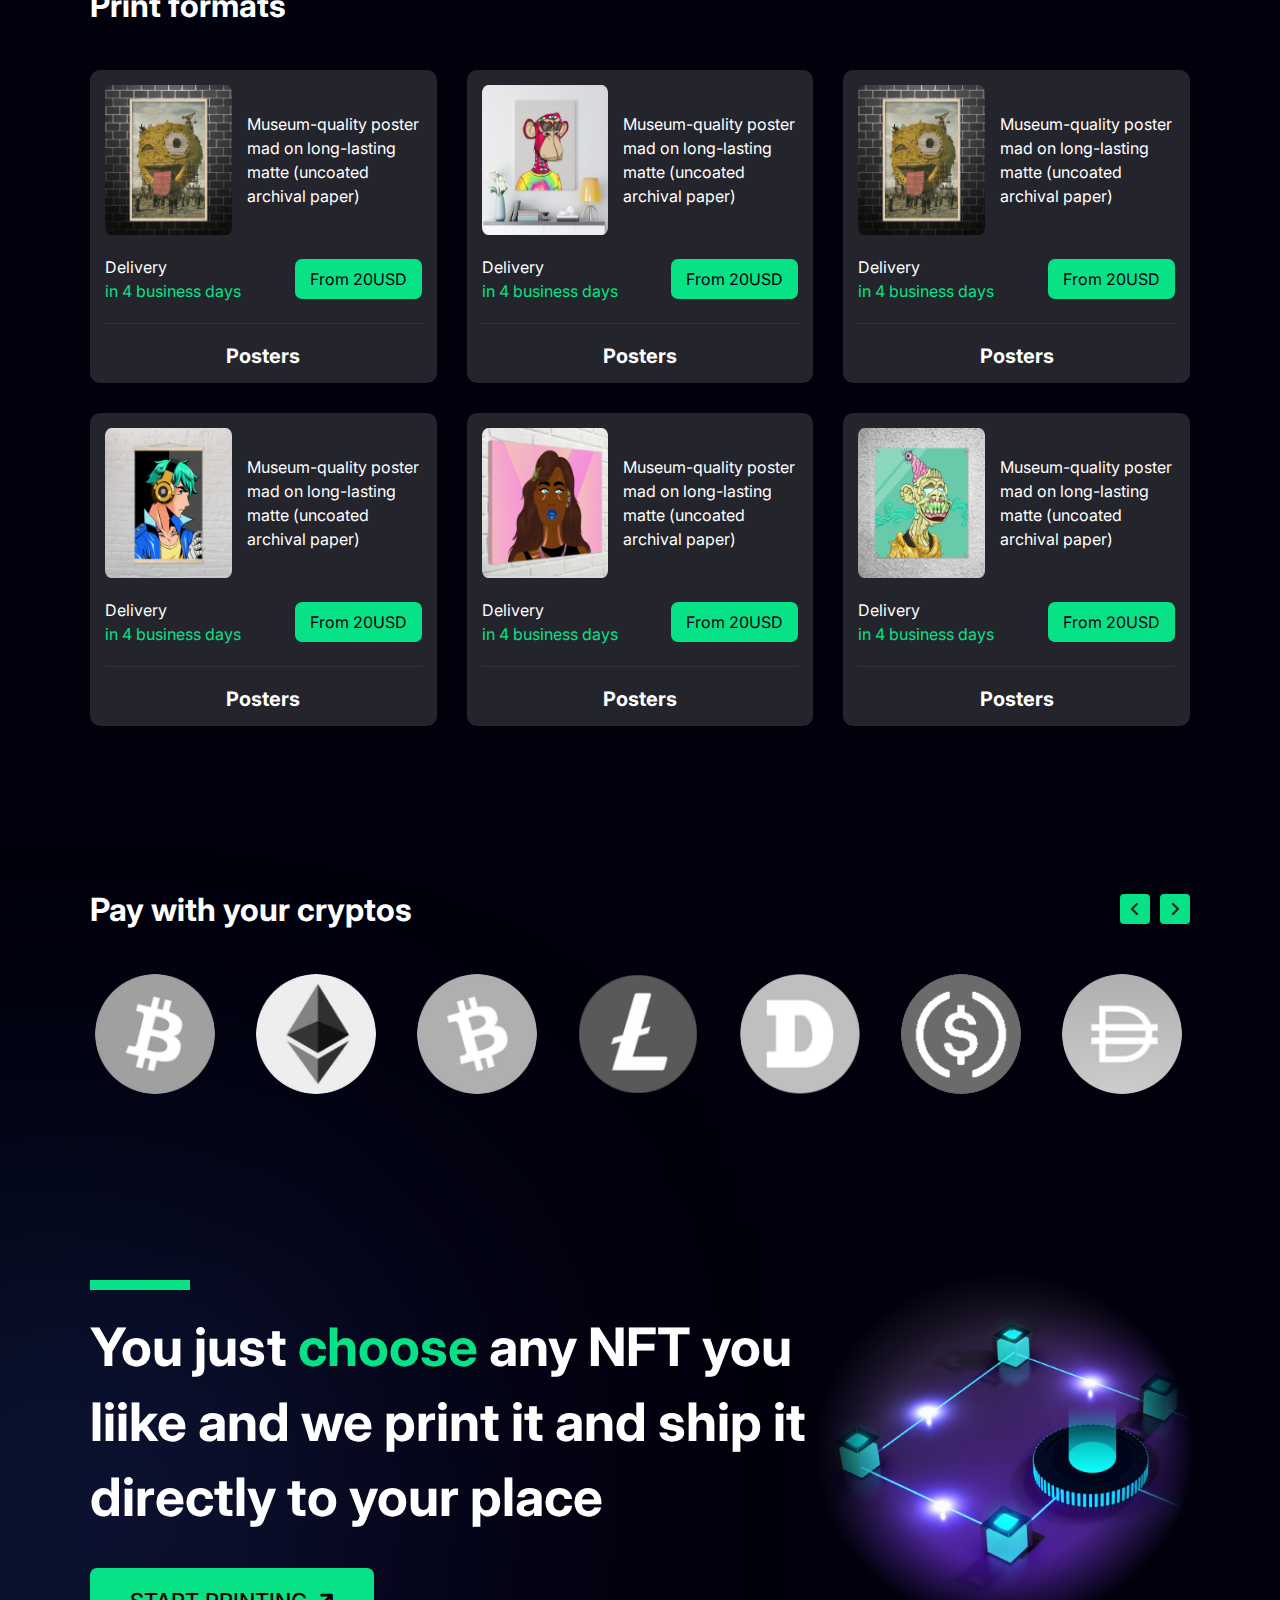
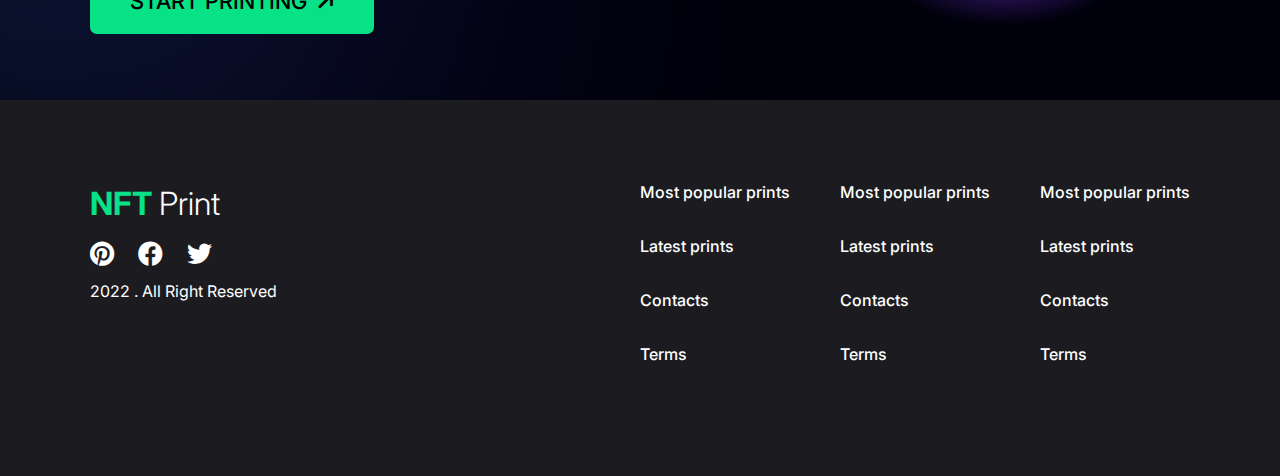
<file: index-token -id.html>
<!DOCTYPE html>
<html lang="en">
<head>
  <meta charset="UTF-8">
  <meta http-equiv="X-UA-Compatible" content="IE=edge">
  <meta name="viewport" content="width=device-width, initial-scale=1.0">
  <title>NetPrint</title>
 
  <link rel="icon" href="assets/images/favicon.jpg">
  <link rel="apple-touch-icon" href="assets/images/favicon.jpg">
  <!-- font-awesome -->
  <link rel="stylesheet" href="assets/css/font-awesome.min.css">
  <!-- owl-carosuel -->
  <link rel="stylesheet" href="assets/css/owl.theme.default.min.css">
  <link rel="stylesheet" href="assets/css/owl.carousel.min.css">
  <!-- anemate-css -->
  <link rel="stylesheet" href="assets/css/animate.min.css">
  <!-- bootstrap -->
  <link rel="stylesheet" href="assets/css/bootstrap.min.css">
  <!-- <style-css> -->
  <link rel="stylesheet" href="assets/css/style.css">
  <!-- <responsive-css> -->
  <link rel="stylesheet" href="assets/css/responsive.css">
</head>
<body>
  <!-- Header-Area -->
  <header class="header-area">
    <div class="container-xl">
      <div class="row">
        <div class="col-md-12">
          <div class="menu">
            <div class="logo">
              <a href="index.html"> <img src="assets/images/logo.png" alt="logo"></a>
              <p>Print and delivery any NFT and you pay with crypto</p>
            </div>
            <nav class="header_nav">
              <ul>
                <li><a href="card1.html">Card</a></li>
                <li><a href="popular-page.html">Popular</a></li>
                <li><a href="social-club.html">Club</a></li>
                <li><a href="contact.html">Contact</a></li>
              </ul>
            </nav>
            <div class="mobile-menu">
              <div id="nav-icon" class="menu_icon">
                 <span></span>
                 <span></span>
                 <span></span>
              </div>
           </div>
          </div>
        </div>
      </div>
      <div class="row">
        <div class="col-md-12">
          <div class="banner-area">
            <h1 class="animate__animated animate__backInLeft">Enter the NFT<span>contract address</span></h1>
            <div class="form-area">
              <form action="#">
                <div class="input-colse">
                  <input type="search" placeholder="0x60e4d786628fea6478f785a67e704777c86a7c6">
                  <i class="fa-solid fa-xmark"></i>
                </div>
                <h3 id="token-id">Token ID</h3>
                <input type="text" for="token-id" value="31400" class="second-input" readonly>
              </form>
            </div>
          </div>
        </div>
      </div>
    </div>
  </header>


  <!-- Popular-Area -->
  <section class="popular-area section-padding">
    <div class="container-xl">
      <div class="section-title">
        <h2>Popular NFTs Printed</h2>
      </div>
    </div>
    <div class="popular-main owl-carousel">
      <!-- single-popular -->
      <div class="single-popular">
        <div class="popular-img">
          <img src="assets/images/slider-img/slider1.png" alt="img">
        </div>
        <div class="popular-content">
          <div class="hello">
            <h3>Kiwami #3586</h3>
            <p>Kiwami is a next-generation collective of artists, builders, and rule-breakers.</p>
          </div>
          <div class="hello2">
            <a href="#">PRINT<i class="fa-solid fa-arrow-up"></i></a>
          </div>
        </div>
      </div>
      <!-- single-popular -->
      <div class="single-popular">
        <div class="popular-img">
          <img src="assets/images/slider-img/slider2.png" alt="img">
        </div>
        <div class="popular-content">
          <div class="hello">
            <h3>Wealthy Ape Social Club #5666</h3>
            <p>Kiwami is a next-generation collective of artists, builders, and rule-breakers.</p>
          </div>
          <a href="#">PRINT<i class="fa-solid fa-arrow-up"></i></a>
        </div>
      </div>
      <!-- single-popular -->
      <div class="single-popular">
        <div class="popular-img">
          <img src="assets/images/slider-img/slider3.png" alt="img">
        </div>
        <div class="popular-content">
          <div class="hello">
            <h3>Wealthy Ape Social Club #5666</h3>
            <p>Kiwami is a next-generation collective of artists, builders, and rule-breakers.</p>
          </div>
          <a href="#">PRINT<i class="fa-solid fa-arrow-up"></i></a>
        </div>
      </div>
      <!-- single-popular -->
      <div class="single-popular">
        <div class="popular-img">
          <img src="assets/images/slider-img/slider4.png" alt="img">
        </div>
        <div class="popular-content">
          <div class="hello">
            <h3>Wealthy Ape Social Club #5666</h3>
            <p>Kiwami is a next-generation collective of artists, builders, and rule-breakers.</p>
          </div>
          <a href="#">PRINT<i class="fa-solid fa-arrow-up"></i></a>
        </div>
      </div>
      <!-- single-popular -->
      <div class="single-popular">
        <div class="popular-img">
          <img src="assets/images/slider-img/slider1.png" alt="img">
        </div>
        <div class="popular-content">
          <div class="hello">
            <h3>Kiwami #3586</h3>
            <p>Kiwami is a next-generation collective of artists, builders, and rule-breakers.</p>
          </div>
          <a href="#">PRINT<i class="fa-solid fa-arrow-up"></i></a>
        </div>
      </div>
      <!-- single-popular -->
      <div class="single-popular">
        <div class="popular-img">
          <img src="assets/images/slider-img/slider2.png" alt="img">
        </div>
        <div class="popular-content">
          <div class="hello">
            <h3>Wealthy Ape Social Club #5666</h3>
            <p>Kiwami is a next-generation collective of artists, builders, and rule-breakers.</p>
          </div>
          <a href="#">PRINT<i class="fa-solid fa-arrow-up"></i></a>
        </div>
      </div>
       <!-- single-popular -->
       <div class="single-popular">
        <div class="popular-img">
          <img src="assets/images/slider-img/slider3.png" alt="img">
        </div>
        <div class="popular-content">
          <div class="hello">
            <h3>Wealthy Ape Social Club #5666</h3>
            <p>Kiwami is a next-generation collective of artists, builders, and rule-breakers.</p>
          </div>
          <a href="#">PRINT<i class="fa-solid fa-arrow-up"></i></a>
        </div>
      </div>
    </div> 
  </section>

  <!-- print-area -->
  <section class="print-area section-padding">
    <div class="container-xl">
      <div class="row">
        <div class="col-md-12">
          <div class="section-title">
            <h2>Print formats</h2>
          </div>
        </div>
      </div>
      <div class="row g-5 print-main-row">
        <div class="col-lg-4 col-md-6 col-sm-12">
          <!-- single-print -->
          <div class="single-print">
            <div class="image-content-div">
              <div class="image-div">
                <img src="assets/images/print-img/print2.png" alt="img">
              </div>
              <div class="content-div">
                <p>Museum-quality poster mad on long-lasting matte (uncoated archival paper)</p>
              </div>
            </div>
            <div class="print-button-div">
              <div class="print-delivary">
                <p>Delivery</p>
                <span>in 4 business days</span>
              </div>
              <div class="print-button">
                <a class="button-style" href="#">From 20USD</a>
              </div>           
            </div>
            <h3>Posters</h3>
          </div>
        </div>

        <div class="col-lg-4 col-md-6 col-sm-12">
          <!-- single-print -->
          <div class="single-print">
            <div class="image-content-div">
              <div class="image-div">
                <img src="assets/images/print-img/print1.png" alt="img">
              </div>
              <div class="content-div">
                <p>Museum-quality poster mad on long-lasting matte (uncoated archival paper)</p>
              </div>
            </div>
            <div class="print-button-div">
              <div class="print-delivary">
                <p>Delivery</p>
                <span>in 4 business days</span>
              </div>
              <div class="print-button">
                <a class="button-style" href="#">From 20USD</a>
              </div>           
            </div>
            <h3>Posters</h3>
          </div>
        </div>
        <div class="col-lg-4 col-md-6 col-sm-12">
          <!-- single-print -->
          <div class="single-print">
            <div class="image-content-div">
              <div class="image-div">
                <img src="assets/images/print-img/print2.png" alt="img">
              </div>
              <div class="content-div">
                <p>Museum-quality poster mad on long-lasting matte (uncoated archival paper)</p>
              </div>
            </div>
            <div class="print-button-div">
              <div class="print-delivary">
                <p>Delivery</p>
                <span>in 4 business days</span>
              </div>
              <div class="print-button">
                <a class="button-style" href="#">From 20USD</a>
              </div>           
            </div>
            <h3>Posters</h3>
          </div>
        </div>
        <div class="col-lg-4 col-md-6 col-sm-12">
          <!-- single-print -->
          <div class="single-print">
            <div class="image-content-div">
              <div class="image-div">
                <img src="assets/images/print-img/print3.png" alt="img">
              </div>
              <div class="content-div">
                <p>Museum-quality poster mad on long-lasting matte (uncoated archival paper)</p>
              </div>
            </div>
            <div class="print-button-div">
              <div class="print-delivary">
                <p>Delivery</p>
                <span>in 4 business days</span>
              </div>
              <div class="print-button">
                <a class="button-style" href="#">From 20USD</a>
              </div>           
            </div>
            <h3>Posters</h3>
          </div>
        </div>
        <div class="col-lg-4 col-md-6 col-sm-12">
          <!-- single-print -->
          <div class="single-print">
            <div class="image-content-div">
              <div class="image-div">
                <img src="assets/images/print-img/print4.png" alt="img">
              </div>
              <div class="content-div">
                <p>Museum-quality poster mad on long-lasting matte (uncoated archival paper)</p>
              </div>
            </div>
            <div class="print-button-div">
              <div class="print-delivary">
                <p>Delivery</p>
                <span>in 4 business days</span>
              </div>
              <div class="print-button">
                <a class="button-style" href="#">From 20USD</a>
              </div>           
            </div>
            <h3>Posters</h3>
          </div>
        </div>
        <div class="col-lg-4 col-md-6 col-sm-12">
          <!-- single-print -->
          <div class="single-print">
            <div class="image-content-div">
              <div class="image-div">
                <img src="assets/images/print-img/print5.png" alt="img">
              </div>
              <div class="content-div">
                <p>Museum-quality poster mad on long-lasting matte (uncoated archival paper)</p>
              </div>
            </div>
            <div class="print-button-div">
              <div class="print-delivary">
                <p>Delivery</p>
                <span>in 4 business days</span>
              </div>
              <div class="print-button">
                <a class="button-style" href="#">From 20USD</a>
              </div>           
            </div>
            <h3>Posters</h3>
          </div>
        </div>
      </div>
    </div>
  </section>

     <!-- Pay Area -->
     <section class="pay-area section-padding">
      <div class="container-xl">
        <div class="row">
          <div class="col-md-12">
            <div class="section-title">
              <h2> Pay with your cryptos</h2>
            </div>          
          </div>
        </div>
        <div class="row">
          <div class="col-md-12">
            <div class="pay owl-carousel">      
              <div class="single-pay">
                <img src="assets/images/pay-img/pay1.png" alt="logo">
              </div>
              <div class="single-pay">
                <img src="assets/images/pay-img/pay2.png" alt="logo">
              </div>
              <div class="single-pay">
                <img src="assets/images/pay-img/pay3.png" alt="logo">
              </div>
              <div class="single-pay">
                <img src="assets/images/pay-img/pay4.png" alt="logo">
              </div>
              <div class="single-pay">
                <img src="assets/images/pay-img/pay5.png" alt="logo">
              </div>
              <div class="single-pay">
                <img src="assets/images/pay-img/pay6.png" alt="logo">
              </div>
              <div class="single-pay">
                <img src="assets/images/pay-img/pay7.png" alt="logo">
              </div>
              <div class="single-pay">
                <img src="assets/images/pay-img/pay2.png" alt="logo">
              </div>
              <div class="single-pay">
                <img src="assets/images/pay-img/pay3.png" alt="logo">
              </div>
              <div class="single-pay">
                <img src="assets/images/pay-img/pay4.png" alt="logo">
              </div>
              <div class="single-pay">
                <img src="assets/images/pay-img/pay5.png" alt="logo">
              </div>
            </div>
          </div>
        </div>
      </div>
    </section>

    <!-- Choose-area -->
    <section class="choose-area section-padding">
      <div class="container-xl">
        <div class="row align-items-center">
          <div class="col-md-8">
            <div class="choose-content">
              <h2>You just <span>choose</span> any NFT you liike and we print it and ship it directly to your place</h2>
              <div class="choose-button">
                <a class="button-style2" href="#">START PRINTING<i class="fa-solid fa-arrow-up"></i></a>
              </div>
            </div>
          </div>
          <div class="row col-md-4">
            <div class="choose-img">
              <img src="assets/images/pan-chose.png" alt="img">
            </div>
          </div>
        </div>
      </div>
    </section>

    <!-- Footer-Area -->
    <footer class="footer-area section-padding">
      <div class="container-xl">
        <div class="footer">
          <div class="footer-left">
            <h2>NFT <span>Print</span> </h2>
            <div class="social-icon">
              <a href="#"><i class="fa-brands fa-pinterest"></i></a>
              <a href="#"><i class="fa-brands fa-facebook"></i></a>
              <a href="#"><i class="fa-brands fa-twitter"></i></a>
            </div>
            <p>2022 . All Right Reserved</p>
          </div>
          <div class="footer-right">
            <div class="single-items">
              <ul>
                <li><a href="#">Most popular prints</a></li>
                <li><a href="#">Latest prints</a></li>
                <li><a href="#">Contacts</a></li>
                <li><a href="#">Terms</a></li>
              </ul>
              <ul>
                <li><a href="#">Most popular prints</a></li>
                <li><a href="#">Latest prints</a></li>
                <li><a href="#">Contacts</a></li>
                <li><a href="#">Terms</a></li>
              </ul>
              <ul>
                <li><a href="#">Most popular prints</a></li>
                <li><a href="#">Latest prints</a></li>
                <li><a href="#">Contacts</a></li>
                <li><a href="#">Terms</a></li>
              </ul>
            </div>
          </div>
        </div>
      </div>
    </footer>

  <script src="assets/js/jquery-3.6.0.min.js"></script>
  <script src="assets/js/bootstrap.bundle.min.js"></script>
  <script src="assets/js/owl.carousel.min.js"></script>
  <script src="assets/js/aos.js"></script>
  <script src="assets/js/script.js"></script>
</body>
</html>
</file>
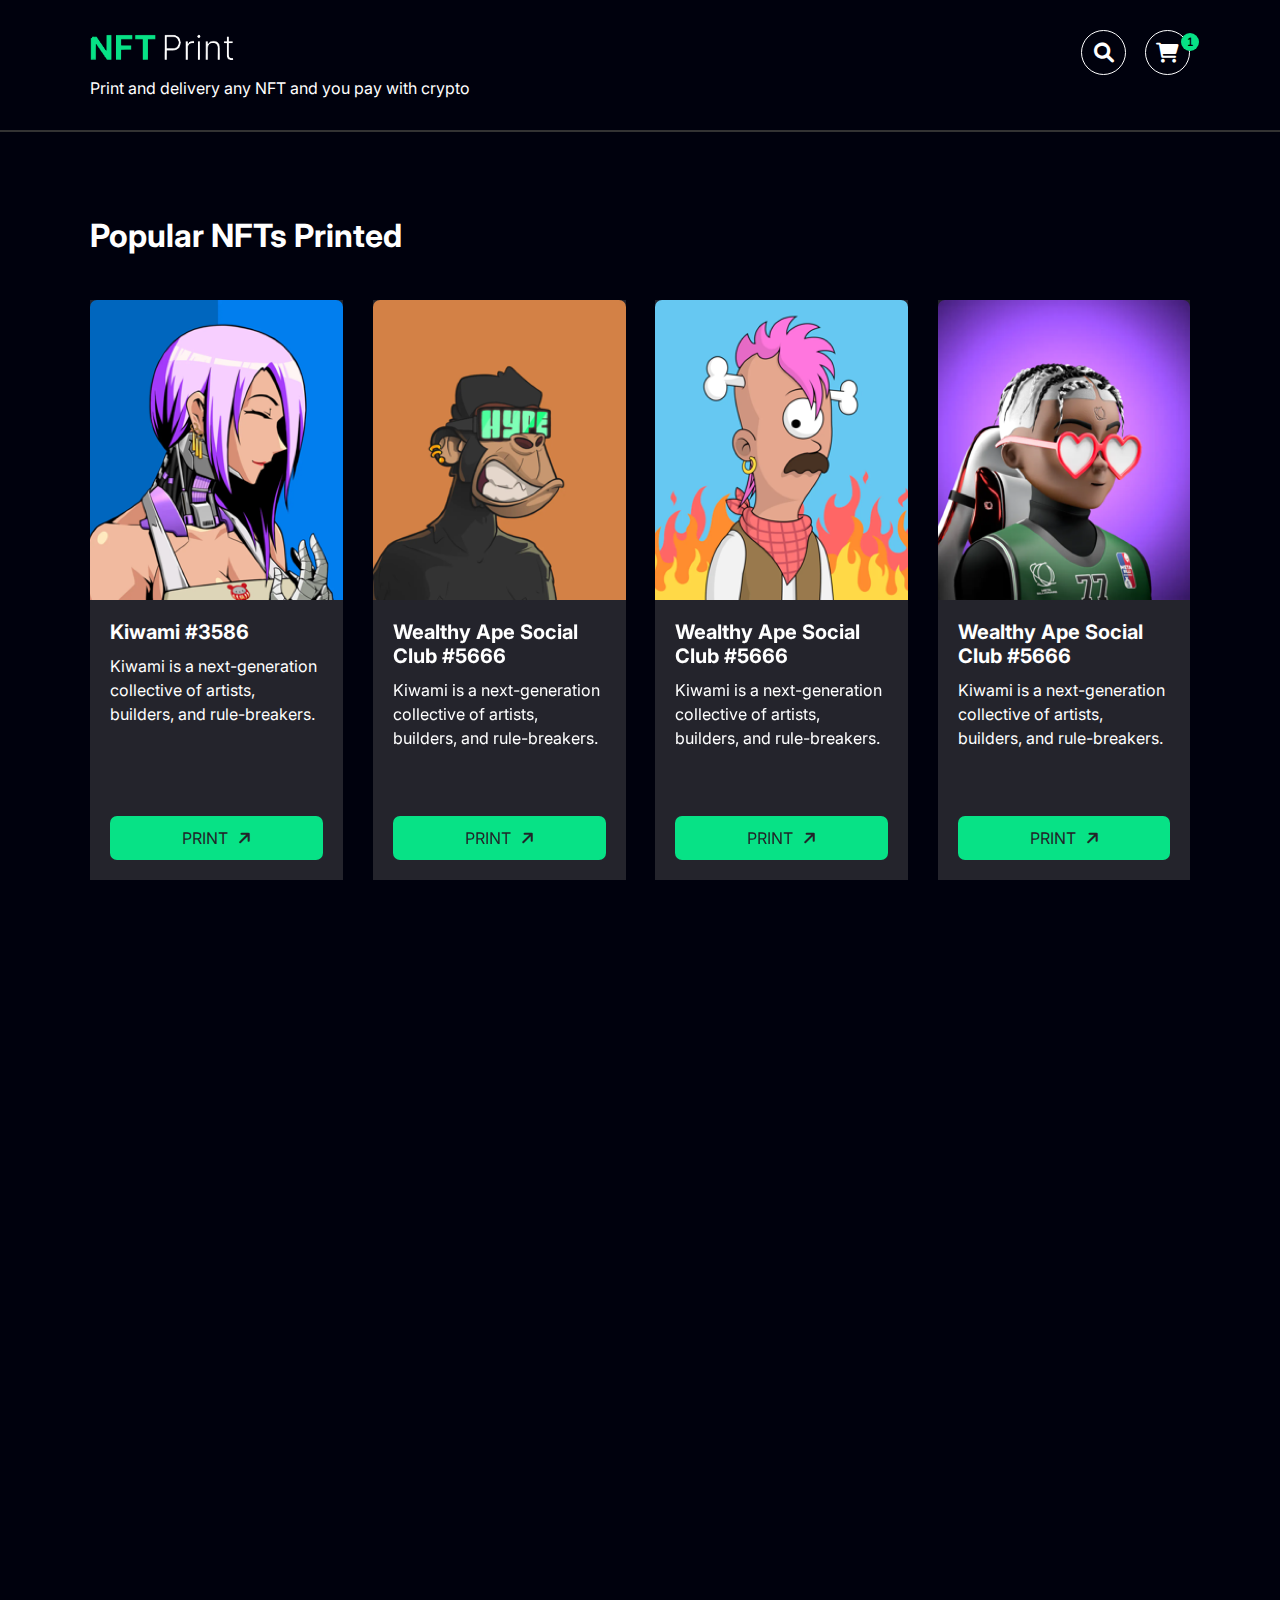
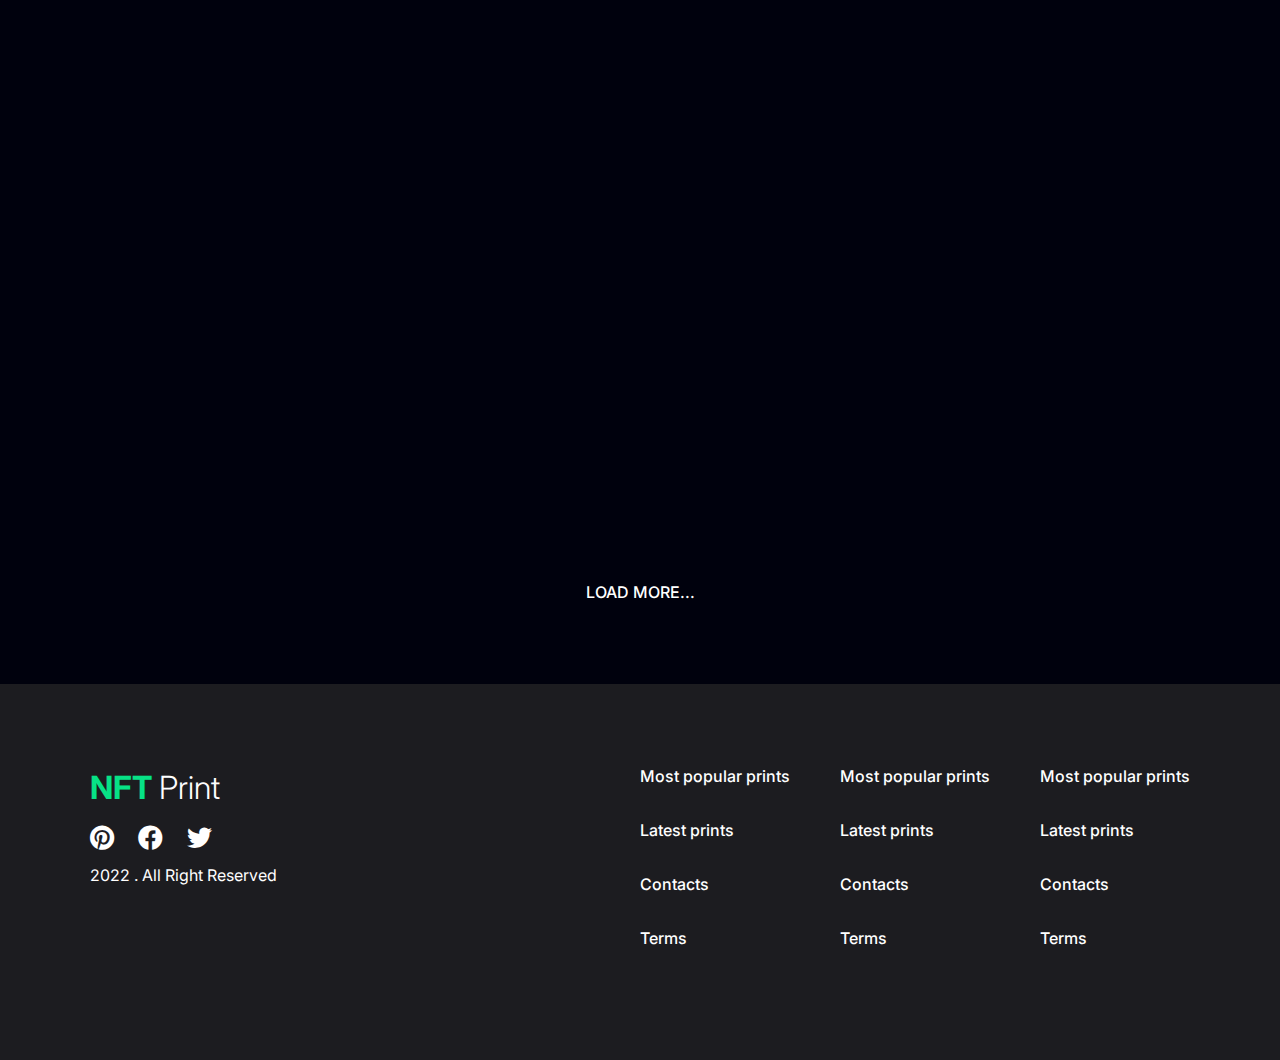
<file: popular-page.html>
<!DOCTYPE html>
<html lang="en">
<head>
  <meta charset="UTF-8">
  <meta http-equiv="X-UA-Compatible" content="IE=edge">
  <meta name="viewport" content="width=device-width, initial-scale=1.0">
  <title>NetPrint</title>
 
  <link rel="icon" href="assets/images/favicon.jpg">
  <link rel="apple-touch-icon" href="assets/images/favicon.jpg">
  <!-- font-awesome -->
  <link rel="stylesheet" href="assets/css/font-awesome.min.css">
  <!-- owl-carosuel -->
  <link rel="stylesheet" href="assets/css/owl.theme.default.min.css">
  <link rel="stylesheet" href="assets/css/owl.carousel.min.css">
  <!-- aos -->
  <link rel="stylesheet" href="assets/css/aos.css">
  <!-- bootstrap -->
  <link rel="stylesheet" href="assets/css/bootstrap.min.css">
  <!-- <style-css> -->
  <link rel="stylesheet" href="assets/css/style.css">
  <!-- <responsive-css> -->
  <link rel="stylesheet" href="assets/css/responsive.css">
</head>
<body>
  <!-- Header-Area -->
  <header class="header-area menu-border">
    <div class="container-xl">
      <div class="row">
        <div class="col-md-12">
          <div class="menu">
            <div class="logo">
              <a href="index.html"><img src="assets/images/logo.png" alt="logo"></a>
              <p>Print and delivery any NFT and you pay with crypto</p>
            </div>
            <div class="search-area">
              <button data-bs-toggle="modal" data-bs-target="#modal-popup"><i class="search-icon fa-solid fa-magnifying-glass"></i></button>
              <button><i class="card-icon fa-solid fa-cart-shopping"></i></button>
            </div>
          </div>
          <div class="modal fade" id="modal-popup" data-bs-backdrop="static" data-bs-keyboard="false" tabindex="-1" aria-labelledby="staticBackdropLabel" aria-hidden="true">
            <div class="modal-dialog">
              <div class="modal-content">
                <div class="modal-header">
                  <button type="button" class="btn-close" data-bs-dismiss="modal" aria-label="Close"></button>
                </div>
                <div class="modal-body search-popup">
                  <input type="search" placeholder="Type Your File">
                  <i class="fa-solid fa-magnifying-glass"></i>
                </div>
                <div class="modal-footer modal-close">
                  <button type="button" class="btn btn-secondary" data-bs-dismiss="modal">Close</button>
                </div>
              </div>
            </div>
          </div>
        </div>
      </div>
    </div>
  </header>

  <!-- Popular-Area -->
  <section class="popular-area2 section-padding">
    <div class="container-xl">
      <div class="section-title">
        <h2>Popular NFTs Printed</h2>
      </div>
      <div class="popular-main-area">
        <!-- single-popular -->
        <div class="single-popular" data-aos="fade-right">
          <div class="popular-img">
            <img src="assets/images/slider-img/slider1.png" alt="img">
          </div>
          <div class="popular-content2">
            <div class="hello">
              <h3>Kiwami #3586</h3>
              <p>Kiwami is a next-generation collective of artists, builders, and rule-breakers.</p>
            </div>
            <div class="hello2">
              <a href="#">PRINT<i class="fa-solid fa-arrow-up"></i></a>
            </div>
          </div>
        </div>
        <!-- single-popular -->
        <div class="single-popular" data-aos="flip-left">
          <div class="popular-img">
            <img src="assets/images/slider-img/slider2.png" alt="img">
          </div>
          <div class="popular-content2">
            <div class="hello">
              <h3>Wealthy Ape Social Club #5666</h3>
              <p>Kiwami is a next-generation collective of artists, builders, and rule-breakers.</p>
            </div>
            <a href="#">PRINT<i class="fa-solid fa-arrow-up"></i></a>
          </div>
        </div>
        <!-- single-popular -->
        <div class="single-popular" data-aos="flip-right">
          <div class="popular-img">
            <img src="assets/images/slider-img/slider3.png" alt="img">
          </div>
          <div class="popular-content2">
            <div class="hello">
              <h3>Wealthy Ape Social Club #5666</h3>
              <p>Kiwami is a next-generation collective of artists, builders, and rule-breakers.</p>
            </div>
            <a href="#">PRINT<i class="fa-solid fa-arrow-up"></i></a>
          </div>
        </div>
        <!-- single-popular -->
        <div class="single-popular" data-aos="fade-left">
          <div class="popular-img">
            <img src="assets/images/slider-img/slider4.png" alt="img">
          </div>
          <div class="popular-content2">
            <div class="hello">
              <h3>Wealthy Ape Social Club #5666</h3>
              <p>Kiwami is a next-generation collective of artists, builders, and rule-breakers.</p>
            </div>
            <a href="#">PRINT<i class="fa-solid fa-arrow-up"></i></a>
          </div>
        </div>
        <!-- single-popular -->
        <div class="single-popular" data-aos="fade-right">
          <div class="popular-img">
            <img src="assets/images/slider-img/slider1.png" alt="img">
          </div>
          <div class="popular-content2">
            <div class="hello">
              <h3>Kiwami #3586</h3>
              <p>Kiwami is a next-generation collective of artists, builders, and rule-breakers.</p>
            </div>
            <div class="hello2">
              <a href="#">PRINT<i class="fa-solid fa-arrow-up"></i></a>
            </div>
          </div>
        </div>
        <!-- single-popular -->
        <div class="single-popular" data-aos="flip-left">
          <div class="popular-img">
            <img src="assets/images/slider-img/slider2.png" alt="img">
          </div>
          <div class="popular-content2">
            <div class="hello">
              <h3>Wealthy Ape Social Club #5666</h3>
              <p>Kiwami is a next-generation collective of artists, builders, and rule-breakers.</p>
            </div>
            <a href="#">PRINT<i class="fa-solid fa-arrow-up"></i></a>
          </div>
        </div>
        <!-- single-popular -->
        <div class="single-popular" data-aos="flip-right">
          <div class="popular-img">
            <img src="assets/images/slider-img/slider3.png" alt="img">
          </div>
          <div class="popular-content2">
            <div class="hello">
              <h3>Wealthy Ape Social Club #5666</h3>
              <p>Kiwami is a next-generation collective of artists, builders, and rule-breakers.</p>
            </div>
            <a href="#">PRINT<i class="fa-solid fa-arrow-up"></i></a>
          </div>
        </div>
        <!-- single-popular -->
        <div class="single-popular" data-aos="fade-left">
          <div class="popular-img">
            <img src="assets/images/slider-img/slider4.png" alt="img">
          </div>
          <div class="popular-content2">
            <div class="hello">
              <h3>Wealthy Ape Social Club #5666</h3>
              <p>Kiwami is a next-generation collective of artists, builders, and rule-breakers.</p>
            </div>
            <a href="#">PRINT<i class="fa-solid fa-arrow-up"></i></a>
          </div>
        </div>
        <!-- single-popular -->
        <div class="single-popular" data-aos="fade-right">
          <div class="popular-img">
            <img src="assets/images/slider-img/slider1.png" alt="img">
          </div>
          <div class="popular-content2">
            <div class="hello">
              <h3>Kiwami #3586</h3>
              <p>Kiwami is a next-generation collective of artists, builders, and rule-breakers.</p>
            </div>
            <div class="hello2">
              <a href="#">PRINT<i class="fa-solid fa-arrow-up"></i></a>
            </div>
          </div>
        </div>
        <!-- single-popular -->
        <div class="single-popular" data-aos="flip-up">
          <div class="popular-img">
            <img src="assets/images/slider-img/slider2.png" alt="img">
          </div>
          <div class="popular-content2">
            <div class="hello">
              <h3>Wealthy Ape Social Club #5666</h3>
              <p>Kiwami is a next-generation collective of artists, builders, and rule-breakers.</p>
            </div>
            <a href="#">PRINT<i class="fa-solid fa-arrow-up"></i></a>
          </div>
        </div>
        <!-- single-popular -->
        <div class="single-popular" data-aos="flip-up">
          <div class="popular-img">
            <img src="assets/images/slider-img/slider3.png" alt="img">
          </div>
          <div class="popular-content2">
            <div class="hello">
              <h3>Wealthy Ape Social Club #5666</h3>
              <p>Kiwami is a next-generation collective of artists, builders, and rule-breakers.</p>
            </div>
            <a href="#">PRINT<i class="fa-solid fa-arrow-up"></i></a>
          </div>
        </div>
        <!-- single-popular -->
        <div class="single-popular" data-aos="fade-left">
          <div class="popular-img">
            <img src="assets/images/slider-img/slider4.png" alt="img">
          </div>
          <div class="popular-content2">
            <div class="hello">
              <h3>Wealthy Ape Social Club #5666</h3>
              <p>Kiwami is a next-generation collective of artists, builders, and rule-breakers.</p>
            </div>
            <a href="#">PRINT<i class="fa-solid fa-arrow-up"></i></a>
          </div>
        </div>
      </div>
      <div class="load-more">
        <a href="#">LOAD MORE...</a>
      </div>
    </div> 
  </section>
  <!-- Footer-Area -->
  <footer class="footer-area section-padding">
    <div class="container-xl">
      <div class="footer">
        <div class="footer-left">
          <h2>NFT <span>Print</span> </h2>
          <div class="social-icon">
            <a href="#"><i class="fa-brands fa-pinterest"></i></a>
            <a href="#"><i class="fa-brands fa-facebook"></i></a>
            <a href="#"><i class="fa-brands fa-twitter"></i></a>
          </div>
          <p>2022 . All Right Reserved</p>
        </div>
        <div class="footer-right">
          <div class="single-items">
            <ul>
              <li><a href="#">Most popular prints</a></li>
              <li><a href="#">Latest prints</a></li>
              <li><a href="#">Contacts</a></li>
              <li><a href="#">Terms</a></li>
            </ul>
            <ul>
              <li><a href="#">Most popular prints</a></li>
              <li><a href="#">Latest prints</a></li>
              <li><a href="#">Contacts</a></li>
              <li><a href="#">Terms</a></li>
            </ul>
            <ul>
              <li><a href="#">Most popular prints</a></li>
              <li><a href="#">Latest prints</a></li>
              <li><a href="#">Contacts</a></li>
              <li><a href="#">Terms</a></li>
            </ul>
          </div>
        </div>
      </div>
    </div>
  </footer>

  <script src="assets/js/jquery-3.6.0.min.js"></script>
  <script src="assets/js/bootstrap.bundle.min.js"></script>
  <script src="assets/js/owl.carousel.min.js"></script>
  <script src="assets/js/aos.js"></script>
  <script src="assets/js/script.js"></script>
</body>
</html>
</file>
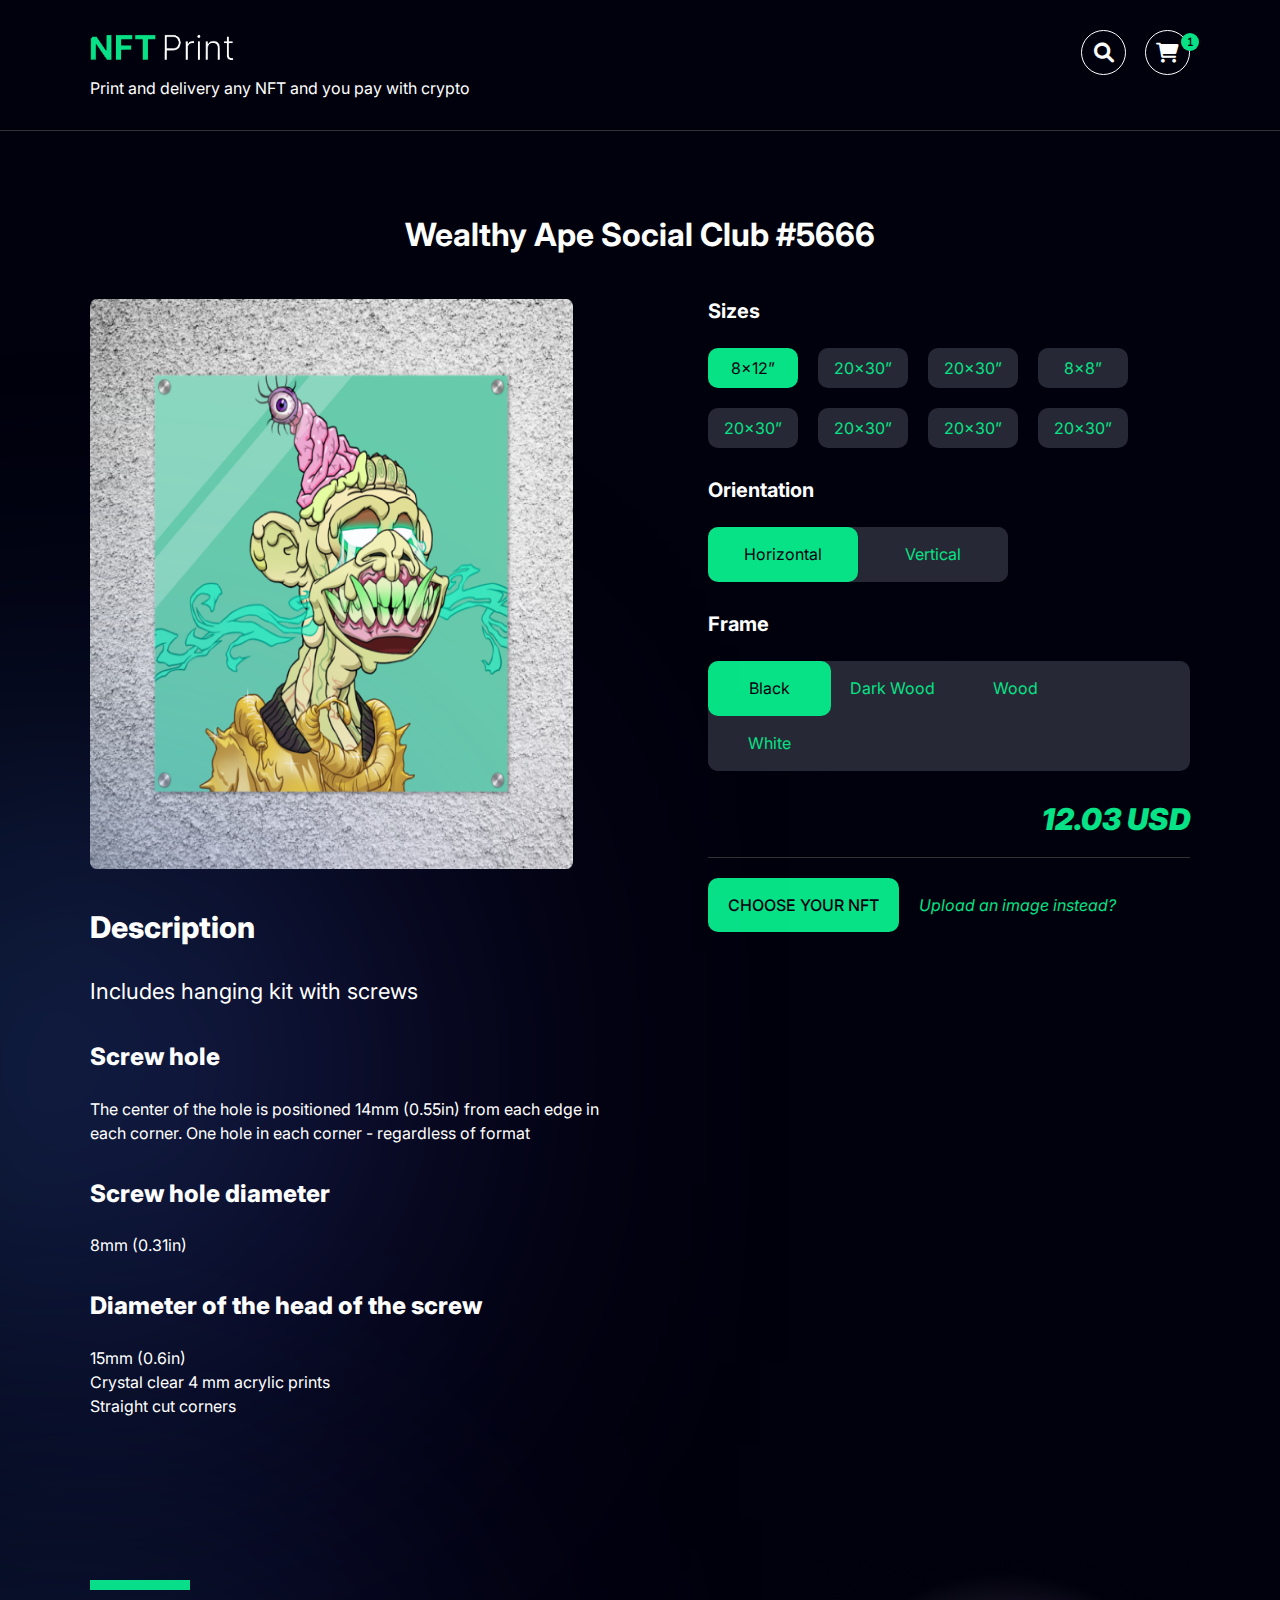
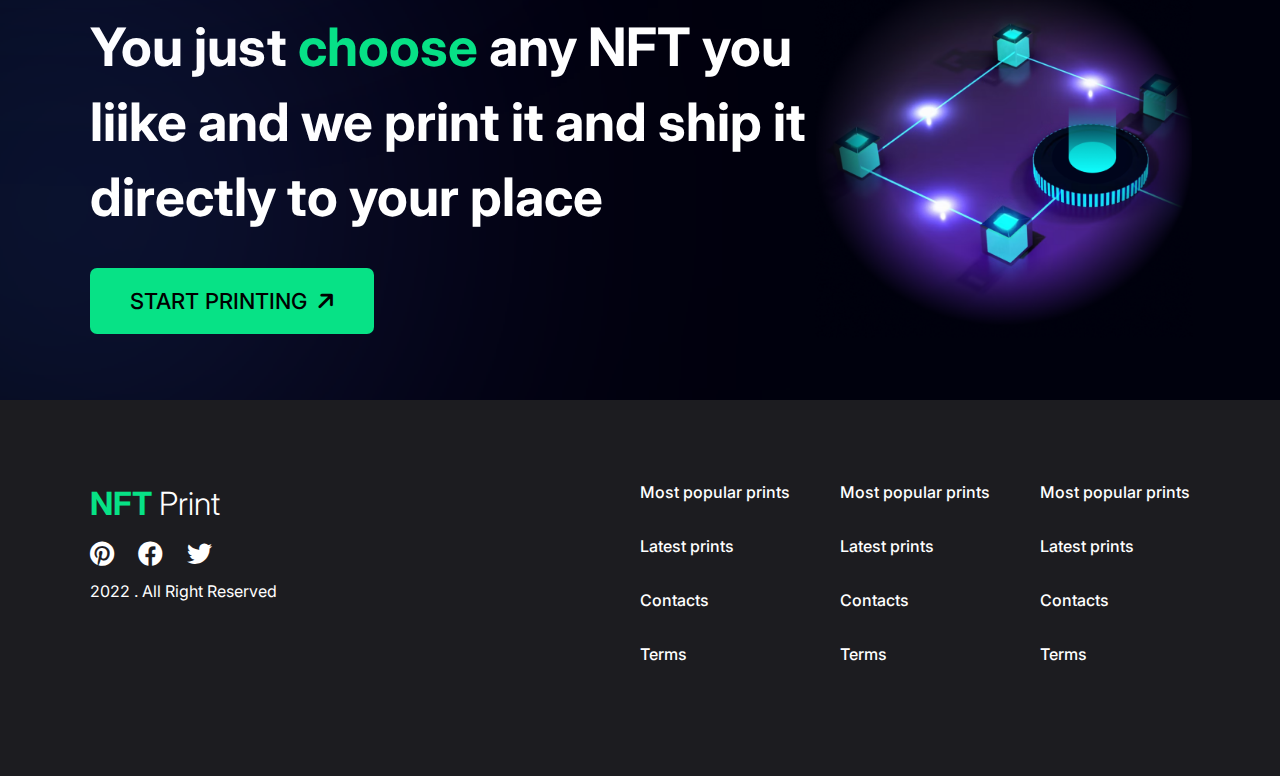
<file: social-club.html>
<!DOCTYPE html>
<html lang="en">
<head>
  <meta charset="UTF-8">
  <meta http-equiv="X-UA-Compatible" content="IE=edge">
  <meta name="viewport" content="width=device-width, initial-scale=1.0">
  <title>NetPrint</title>
 
  <link rel="icon" href="assets/images/favicon.jpg">
  <link rel="apple-touch-icon" href="assets/images/favicon.jpg">
  <!-- font-awesome -->
  <link rel="stylesheet" href="assets/css/font-awesome.min.css">
  <!-- owl-carosuel -->
  <link rel="stylesheet" href="assets/css/owl.theme.default.min.css">
  <link rel="stylesheet" href="assets/css/owl.carousel.min.css">
  <!-- bootstrap -->
  <link rel="stylesheet" href="assets/css/bootstrap.min.css">
  <!-- <style-css> -->
  <link rel="stylesheet" href="assets/css/style.css">
  <!-- <responsive-css> -->
  <link rel="stylesheet" href="assets/css/responsive.css">
</head>
<body>
  <!-- Header-Area -->
  <header class="header-area menu-border">
    <div class="container-xl">
      <div class="row">
        <div class="col-md-12">
          <div class="menu">
            <div class="logo">
              <a href="index.html"><img src="assets/images/logo.png" alt="logo"></a>
              <p>Print and delivery any NFT and you pay with crypto</p>
            </div>
            <div class="search-area">
              <button data-bs-toggle="modal" data-bs-target="#modal-popup"><i class="search-icon fa-solid fa-magnifying-glass"></i></button>
              <button><i class="card-icon fa-solid fa-cart-shopping"></i></button>
            </div>
          </div>
          <div class="modal fade" id="modal-popup" data-bs-backdrop="static" data-bs-keyboard="false" tabindex="-1" aria-labelledby="staticBackdropLabel" aria-hidden="true">
            <div class="modal-dialog">
              <div class="modal-content">
                <div class="modal-header">
                  <button type="button" class="btn-close" data-bs-dismiss="modal" aria-label="Close"></button>
                </div>
                <div class="modal-body search-popup">
                  <input type="search" placeholder="Type Your File">
                  <i class="fa-solid fa-magnifying-glass"></i>
                </div>
                <div class="modal-footer modal-close">
                  <button type="button" class="btn btn-secondary" data-bs-dismiss="modal">Close</button>
                </div>
              </div>
            </div>
          </div>
        </div>
      </div>
    </div>
  </header>
  <!-- social-club-area -->
  <section class="social-club-area section-padding">
    <div class="container-xl">
      <div class="row">
        <div class="col-md-12">
          <div class="section-title social-heading">
            <h2>Wealthy Ape Social Club #5666</h2>
          </div>
        </div>
      </div>
      <div class="row">
        <div class="col-md-6">
          <div class="social-img">
            <img src="assets/images/social.png" alt="img">
          </div>
          <div class="social-description">
            <h3>Description</h3>
            <span>Includes hanging kit with screws</span>
            <h4>Screw hole</h4>
            <p>The center of the hole is positioned 14mm (0.55in) from each edge in each corner. One hole in each corner - regardless of format</p>
            <h4>Screw hole diameter</h4>
            <p>8mm (0.31in)</p>
            <h4>Diameter of the head of the screw</h4>
            <p>15mm (0.6in)</p>
            <p>Crystal clear 4 mm acrylic prints</p>
            <p>Straight cut corners</p>
          </div>
        </div>
        <div class="col-md-6">
          <div class="social-quality-area">
            <div class="size-area">
              <h3>Sizes</h3>
              <div class="single-size">
                <input type="text" value="8x12”" readonly class="active-quality">
                <input type="text" value="20x30”" readonly>
                <input type="text" value="20x30”" readonly>
                <input type="text" value="8x8”" readonly>
                <input type="text" value="20x30”" readonly>
                <input type="text" value="20x30”" readonly>
                <input type="text" value="20x30”" readonly>
                <input type="text" value="20x30”" readonly>
              </div>
            </div>
            <div class="orientation-area">
              <h3>Orientation</h3>
              <div class="single-orientaion">
                <input type="text" value="Horizontal" readonly class="active-quality">
                <input type="text" value="Vertical" readonly>
              </div>
            </div>
            <div class="frame-area">
              <h3>Frame</h3>
              <div class="single-frame">
                <input type="text" value="Black" readonly class="active-quality">
                <input type="text" value="Dark Wood" readonly>
                <input type="text" value="Wood" readonly>
                <input type="text" value="White" readonly>
              </div>
            </div>
            <div class="upload-area">
              <h3>12.03 USD</h3>
              <div class="single-upload">
                <label for="file">CHOOSE YOUR NFT</label>
                <input type="file" id="file">
                <span>Upload an image instead?</span>
              </div>
            </div>
          </div>
        </div>
      </div>
    </div>
  </section>
  <!-- Choose-area -->
  <section class="choose-area section-padding">
    <div class="container-xl">
      <div class="row align-items-center">
        <div class="col-md-8">
          <div class="choose-content">
            <h2>You just <span>choose</span> any NFT you liike and we print it and ship it directly to your place</h2>
            <div class="choose-button">
              <a class="button-style2" href="#">START PRINTING<i class="fa-solid fa-arrow-up"></i></a>
            </div>
          </div>
        </div>
        <div class="row col-md-4">
          <div class="choose-img">
            <img src="assets/images/pan-chose.png" alt="img">
          </div>
        </div>
      </div>
    </div>
  </section>

  <!-- Footer-Area -->
  <footer class="footer-area section-padding">
    <div class="container-xl">
      <div class="footer">
        <div class="footer-left">
          <h2>NFT <span>Print</span> </h2>
          <div class="social-icon">
            <a href="#"><i class="fa-brands fa-pinterest"></i></a>
            <a href="#"><i class="fa-brands fa-facebook"></i></a>
            <a href="#"><i class="fa-brands fa-twitter"></i></a>
          </div>
          <p>2022 . All Right Reserved</p>
        </div>
        <div class="footer-right">
          <div class="single-items">
            <ul>
              <li><a href="#">Most popular prints</a></li>
              <li><a href="#">Latest prints</a></li>
              <li><a href="#">Contacts</a></li>
              <li><a href="#">Terms</a></li>
            </ul>
            <ul>
              <li><a href="#">Most popular prints</a></li>
              <li><a href="#">Latest prints</a></li>
              <li><a href="#">Contacts</a></li>
              <li><a href="#">Terms</a></li>
            </ul>
            <ul>
              <li><a href="#">Most popular prints</a></li>
              <li><a href="#">Latest prints</a></li>
              <li><a href="#">Contacts</a></li>
              <li><a href="#">Terms</a></li>
            </ul>
          </div>
        </div>
      </div>
    </div>
  </footer>

  <script src="assets/js/jquery-3.6.0.min.js"></script>
  <script src="assets/js/bootstrap.bundle.min.js"></script>
  <script src="assets/js/owl.carousel.min.js"></script>
  <script src="assets/js/aos.js"></script>
  <script src="assets/js/script.js"></script>
</body>
</html>
</file>
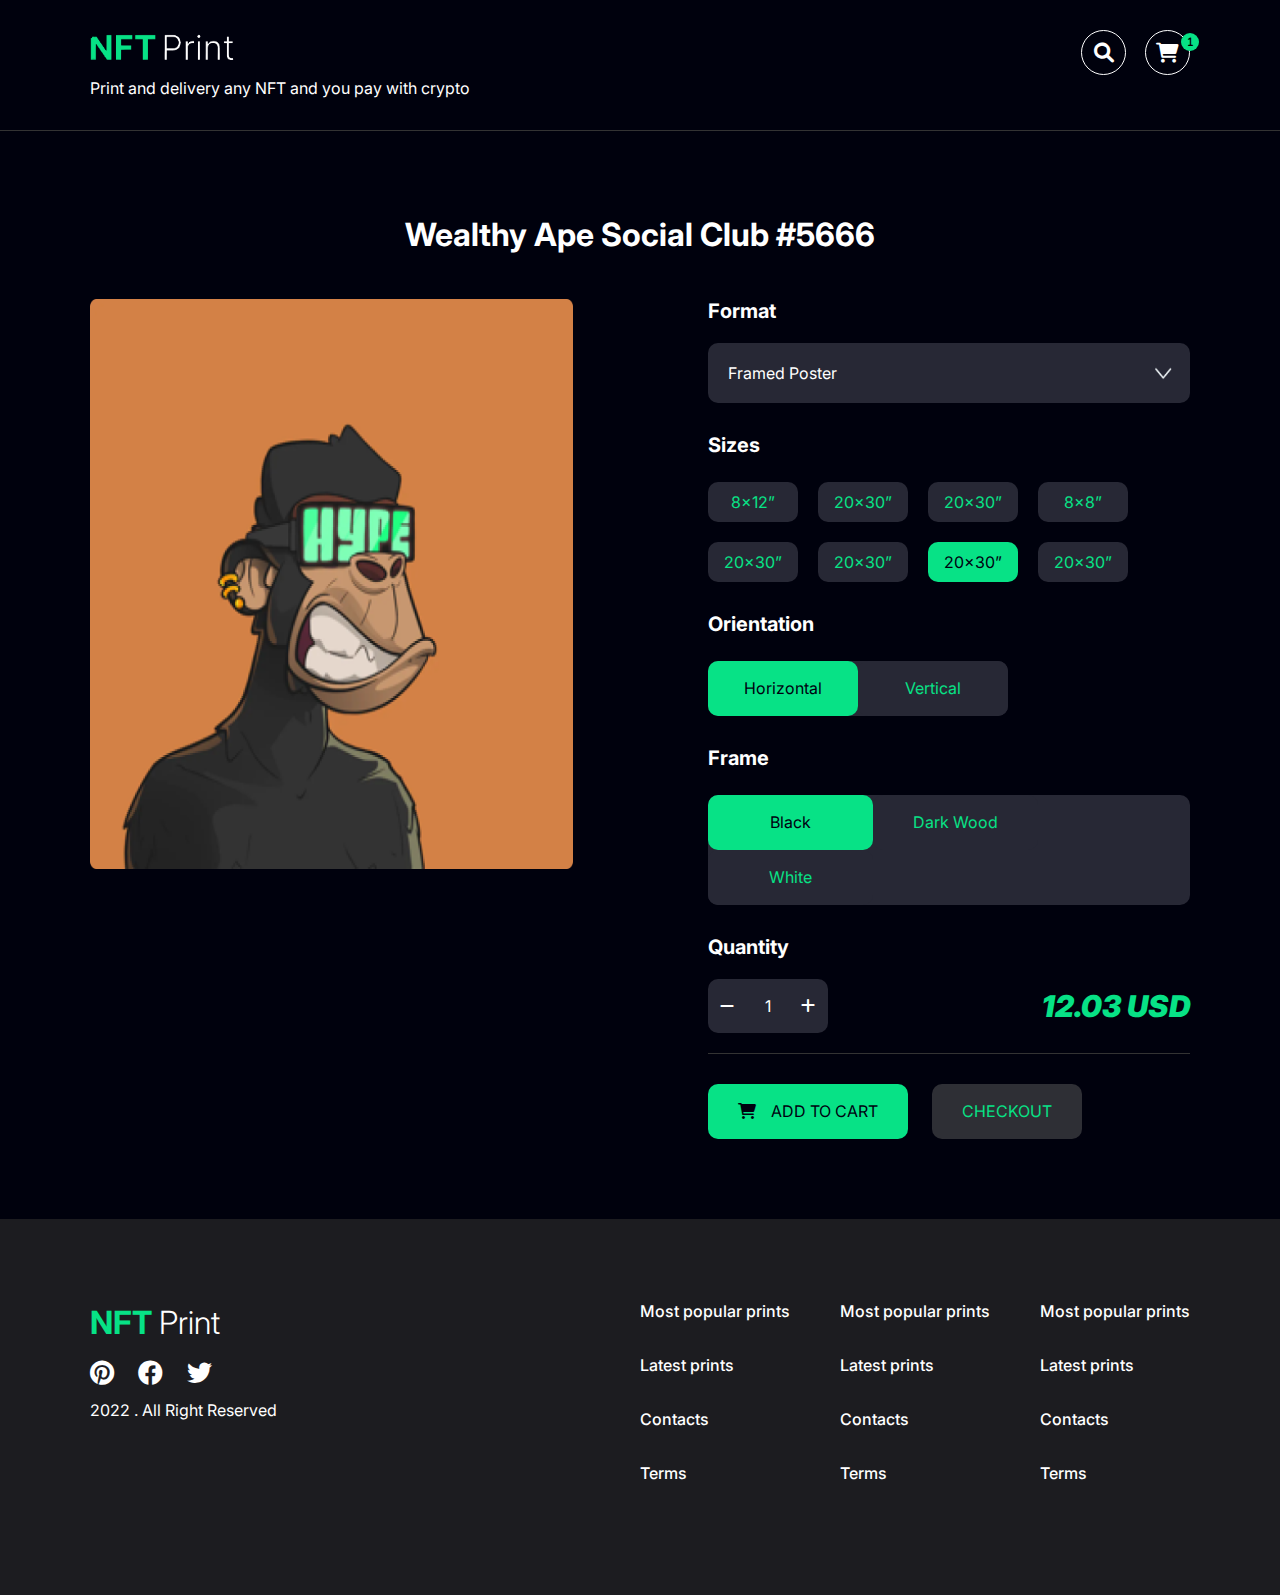
<file: social-club2.html>
<!DOCTYPE html>
<html lang="en">
<head>
  <meta charset="UTF-8">
  <meta http-equiv="X-UA-Compatible" content="IE=edge">
  <meta name="viewport" content="width=device-width, initial-scale=1.0">
  <title>NetPrint</title>
 
  <link rel="icon" href="assets/images/favicon.jpg">
  <link rel="apple-touch-icon" href="assets/images/favicon.jpg">
  <!-- font-awesome -->
  <link rel="stylesheet" href="assets/css/font-awesome.min.css">
  <!-- owl-carosuel -->
  <link rel="stylesheet" href="assets/css/owl.theme.default.min.css">
  <link rel="stylesheet" href="assets/css/owl.carousel.min.css">
  <!-- bootstrap -->
  <link rel="stylesheet" href="assets/css/bootstrap.min.css">
  <!-- <style-css> -->
  <link rel="stylesheet" href="assets/css/style.css">
  <!-- <responsive-css> -->
  <link rel="stylesheet" href="assets/css/responsive.css">
</head>
<body>
  <!-- Header-Area -->
  <header class="header-area menu-border">
    <div class="container-xl">
      <div class="row">
        <div class="col-md-12">
          <div class="menu">
            <div class="logo">
              <a href="index.html"><img src="assets/images/logo.png" alt="logo"></a>
              <p>Print and delivery any NFT and you pay with crypto</p>
            </div>
            <div class="search-area">
              <button data-bs-toggle="modal" data-bs-target="#modal-popup"><i class="search-icon fa-solid fa-magnifying-glass"></i></button>
              <button><i class="card-icon fa-solid fa-cart-shopping"></i></button>
            </div>
          </div>
          <div class="modal fade" id="modal-popup" data-bs-backdrop="static" data-bs-keyboard="false" tabindex="-1" aria-labelledby="staticBackdropLabel" aria-hidden="true">
            <div class="modal-dialog">
              <div class="modal-content">
                <div class="modal-header">
                  <button type="button" class="btn-close" data-bs-dismiss="modal" aria-label="Close"></button>
                </div>
                <div class="modal-body search-popup">
                  <input type="search" placeholder="Type Your File">
                  <i class="fa-solid fa-magnifying-glass"></i>
                </div>
                <div class="modal-footer modal-close">
                  <button type="button" class="btn btn-secondary" data-bs-dismiss="modal">Close</button>
                </div>
              </div>
            </div>
          </div>
        </div>
      </div>
      <div class="row">
        <div class="col-md-12">
          <div class="form-area2">
            <i class="menu-crose-icon fa-solid fa-xmark"></i>
            <form action="#">
              <button class="add-item">Item added to your cart!</button>
              <h1>Enter the NFT<span>contract address</span></h1>
              <input type="search" placeholder="Example 0x60e4d78997876.....">
              <p>Alternatively, you can paste the NFT URL from opensea.com, rarible.com, looksrare.org and <a href="#">more</a></p>
              <button>PROCESS <i class="fa-solid fa-arrow-up"></i></button>
            </form>
            <div class="upload-link">
              <button>Upload an image instead?</button>
            </div>
          </div>
        </div>
      </div>
    </div>
  </header>
  <!-- social-club-area -->
  <section class="social-club-area section-padding">
    <div class="container-xl">
      <div class="row">
        <div class="col-md-12">
          <div class="section-title social-heading">
            <h2>Wealthy Ape Social Club #5666</h2>
          </div>
        </div>
      </div>
      <div class="row">
        <div class="col-md-6">
          <div class="social-img">
            <img src="assets/images/social-club2.png" alt="img">
          </div>
        </div>
        <div class="col-md-6">
          <div class="social-quality-area">
            <div class="option-area">
              <h3>Format</h3>
              <select class="select-option form-select">
                <option selected>Framed Poster</option>
                <option value="1">One</option>
                <option value="2">Two</option>
                <option value="3">Three</option>
              </select>
            </div>
            <div class="size-area">
              <h3>Sizes</h3>
              <div class="single-size">
                <input type="text" value="8x12”" readonly>
                <input type="text" value="20x30”" readonly>
                <input type="text" value="20x30”" readonly>
                <input type="text" value="8x8”" readonly>
                <input type="text" value="20x30”" readonly>
                <input type="text" value="20x30”" readonly>
                <input type="text" value="20x30”" readonly class="active-quality">
                <input type="text" value="20x30”" readonly>
              </div>
            </div>
            <div class="orientation-area">
              <h3>Orientation</h3>
              <div class="single-orientaion">
                <input type="text" value="Horizontal" readonly class="active-quality">
                <input type="text" value="Vertical" readonly>
              </div>
            </div>
            <div class="frame-area">
              <h3>Frame</h3>
              <div class="single-frame2">
                <input type="text" value="Black" readonly class="active-quality">
                <input type="text" value="Dark Wood" readonly>
                <input type="text" value="White" readonly>
              </div>
            </div>
            <div class="quantity-area">
              <h3>Quantity</h3>
              <div class="single-quantity">
                <div class="increment-decrement">
                  <span><i class="fa-solid fa-minus"></i></span>
                  <span>1</span>
                  <span><i class="fa-solid fa-plus"></i></span>
                </div>
                <h3>12.03 USD</h3>
              </div>
            </div>
            <div class="check-area">
              <button class="active-quality"><i class="card-icon fa-solid fa-cart-shopping"></i>ADD TO CART</button>
              <button>CHECKOUT</button>
            </div>
          </div>
        </div>
      </div>
    </div>
  </section>
  
  <!-- Footer-Area -->
  <footer class="footer-area section-padding">
    <div class="container-xl">
      <div class="footer">
        <div class="footer-left">
          <h2>NFT <span>Print</span> </h2>
          <div class="social-icon">
            <a href="#"><i class="fa-brands fa-pinterest"></i></a>
            <a href="#"><i class="fa-brands fa-facebook"></i></a>
            <a href="#"><i class="fa-brands fa-twitter"></i></a>
          </div>
          <p>2022 . All Right Reserved</p>
        </div>
        <div class="footer-right">
          <div class="single-items">
            <ul>
              <li><a href="#">Most popular prints</a></li>
              <li><a href="#">Latest prints</a></li>
              <li><a href="#">Contacts</a></li>
              <li><a href="#">Terms</a></li>
            </ul>
            <ul>
              <li><a href="#">Most popular prints</a></li>
              <li><a href="#">Latest prints</a></li>
              <li><a href="#">Contacts</a></li>
              <li><a href="#">Terms</a></li>
            </ul>
            <ul>
              <li><a href="#">Most popular prints</a></li>
              <li><a href="#">Latest prints</a></li>
              <li><a href="#">Contacts</a></li>
              <li><a href="#">Terms</a></li>
            </ul>
          </div>
        </div>
      </div>
    </div>
  </footer>

  <script src="assets/js/jquery-3.6.0.min.js"></script>
  <script src="assets/js/bootstrap.bundle.min.js"></script>
  <script src="assets/js/owl.carousel.min.js"></script>
  <script src="assets/js/aos.js"></script>
  <script src="assets/js/script.js"></script>
</body>
</html>
</file>
<file: assets/css/style.css>
/*
Template Name: AppointFly
Template URI: https://coderitsolution.com;
Author: Utpol Odekary
Author URL: https://utpol.me
Description:This is Test Business Website
Tags: Business website, html template
Version: 1.0.0
 
Table of Content
================
** Import CSS Files **
** Default CSS **
1: Header Top Area 
2: Header Banner Area 

*/


/*Import Fonts CSS*/
@import url('https://fonts.googleapis.com/css2?family=Inter:wght@200;300;400;500;600;700;800;900&display=swap');
  /***********************/
 /**** Default CSS ******/
/***********************/

html{
  font-size: 62.5%;
}
body{
  font-family: 'Inter', sans-serif;
  font-weight: 400;
  font-size: 1.6rem;
  overflow-x: hidden;
  background: #00010D;
  overflow-x: hidden;
}
html{
  overflow-x: hidden !important;
}
p,ul,li,h1,h2,h3,h4,h5,h6{
  margin: 0;
	padding: 0;
}
img{
  max-width: 100%;
}
h1{
  font-weight: 900;
  font-size: 4.8rem;
  color: #FFF;
}
h2{
  font-size: 3.2rem;
  font-weight: 700;
  line-height: 4.8rem;
  color: #FFF;
}
h3{
  font-size: 2rem;
  font-weight: 700;
  color: #FFF;
}
p{
  color: #FFF;
}
ul{
  list-style: none;
}
a{
  text-decoration: none;
  color: inherit;
}
.section-padding{
  padding: 8rem 0;
}
.container-xl {
  padding-right: 20px;
  padding-left: 20px;

}

  /***********************/
 /****Header Area CSS ***/
/***********************/

/* menu */
.menu{
  padding: 3rem 0;
}
.logo img{
  max-width: 150px;
  margin-top: -10px;
}
.menu nav ul{
  display: flex;
  align-items: center;
  margin-top: 5px;
  gap: 0px 20px ;
}
.menu nav ul li a{
  color: #FFF;
  transition: 0.3s;
}
.menu nav ul li a:hover{
  color: #07E286;
}

  /**********************/
 /** Banner Area CSS ***/
/**********************/
.banner-area{
  text-align: center;
  padding-top: 8rem;
  padding-bottom: 12rem;
}
.banner-area::after{
  content: "";
  position: absolute;
  width: 400px;
  height: 400px;
  left: -172px;
  top: 492px;
  background: radial-gradient(80.36% 79.1% at 18.69% 43.65%, #1DFAB8 0%, #2D9AFF 46.47%, #8B16FF 100%) ;
  filter: blur(250px);
  z-index: -9;
}
.banner-area::before{
  content: "";
  position: absolute;
  width: 250px;
  height: 250px;
  right: -170px;
  top: 180px;
  background: radial-gradient(80.36% 79.1% at 18.69% 43.65%, #8B16FF 0%, #2D9AFF 100%);
  filter: blur(250px);
  z-index: -9;
}
.banner-area h1{
  padding-top: 15px;
}
.banner-area h1 span{
  color: #07E286;
  padding-left: 1rem;
}
.form-area input{
  background: #272835;
  max-width: 75rem;
  width: 100%;
  padding: 2rem;
  outline: none;
  border: none;
  border-radius: 1rem;
  margin: 2rem 0;
  color: #FFF;
}
.form-area input::placeholder{
  color: #E5E5E5;
}
.form-area p{
  font-style: italic;
}
.form-area a{
  color: #0D99FF;
}
.form-area form button{
  background: #07E286;
  border: none;
  border-radius: 1rem;
  height: 6.5rem;
  width: 23rem;
  font-weight: 600;
  font-size: 2rem;
  margin-top: 3rem;
  transition: .5s;
}
.form-area form button i{
  margin-left: 1rem;
  transform: rotate(45deg);
}
.form-area form button:hover{
  color: #1313c5;
}

  /***********************/
 /*** index2-page CSS****/
/***********************/
.input-colse{
  position: relative;
  max-width: 75rem;
  margin: auto;
}
.input-colse i{
  position: absolute;
  color: #FFF;
  right: 2rem;
  top: 50%;
  transform: translateY(-50%);
  cursor: pointer;
}
.form-area .second-input {
  max-width: 55rem;
  width: 100%;
}


  /***********************/
 /*** Popular Area CSS***/
/***********************/
.popular-area{
  border-bottom: 1px solid #333333;
}

.popular-main{
  display: flex;
  position:relative;
}
/* .single-popular_main{
  display: flex;
  flex-direction: column;
  height: 100%;
} */
.owl-carousel .owl-stage {
  display: flex;
  height: 100%;
}
.owl-stage-outer.owl-height {
  height: 100% !important;
}
.single-popular{
  display: flex;
  flex-direction: column;
  justify-content: space-between;
  background: #24242C;
  height: 100%;
}
.popular-img img{
  height: 30rem;
  width: 100%;
  object-fit: cover;
  border-radius: .7rem .7rem 0 0;
}
.popular-content{
  display: flex;
  flex-direction: column;
  justify-content: space-between;
  padding: 2rem;
  border-radius: 0 0 1rem 1rem;
  /* height: 25rem; */
  /* height: 100% !important; */
}
.popular-content p{
  margin-bottom: 3rem;
  margin-top: 1rem;
}
.popular-content a{
  bottom: 3rem;
  display: inline-block;
  color: #000;
  background: #07E286;
  width: 100%;
  padding: 1rem;
  text-align: center;
  border-radius: .7rem;
  transition: .5s;
}
.popular-content a i{
  transform: rotate(45deg);
  margin-left: 1rem;
}
.popular-content a:hover{
  color: #1313c5;
}
.owl-carousel .owl-nav button.owl-next{
  content: "";
  right: 8rem;
  top: -8rem;
  position: absolute;
  height: 3rem;
  width: 3rem;
  background: #07E286;
	color: inherit;
	font: inherit;
  border-radius: .4rem;
}
.owl-carousel .owl-nav button.owl-prev{
  content: "";
  right: 12rem;
  top: -8rem;
  position: absolute;
  height: 3rem;
  width: 3rem;
  background: #07E286;
	color: inherit;
	font: inherit;
  border-radius: .4rem;
}


  /************************/
 /*** Print-Area CSS *****/
/************************/
.print-area{
  border-top: 1px solid #333333;
  margin-top: 5rem;
}
.section-title h2{
  padding-bottom: 4rem;
}
.single-print{
  background: #24242C;
  border-radius: 1rem;
  padding: 1.5rem;
}
.image-content-div{
  display: flex;
  align-items: center;
  justify-content: space-between;
}
.image-div{
  width: 40%;
}
.image-div img{
  height: 15rem;
  width: 100%;
}
.content-div{
  width: 60%;
}
.content-div p{
  margin-left: 1.5rem;
}
.print-button-div{
  display: flex;
  justify-content: space-between;
  align-items: center;
  padding: 2rem 0; 
  border-bottom: 1px solid #333333;
}
.print-delivary span{
  color: #07E286;
}
.button-style{
  color: #000110;
  background: #07E286;
  padding: 1rem 1.5rem;
  border-radius: .7rem;
  transition: .5s;
}
.button-style:hover{
  color: #1313c5;
}
.single-print h3{
  text-align: center;
  padding-top: 2rem;
}

  /************************/
 /*** Pay-Area CSS *******/
/************************/
.pay{
  display: flex;
  align-items: center;
  justify-content: space-between;
}
.single-pay img{
  height: 12rem;
  max-width: 12rem;
  margin: auto;
  border-radius: 50%;
  object-fit: cover;
  filter: grayscale(100%);
}

.pay.owl-carousel .owl-nav button.owl-next{
  content: "";
  right: 0rem;
  top: -8rem;
  position: absolute;
  height: 3rem;
  width: 3rem;
  background: #07E286;
	color: inherit;
	font: inherit;
  border-radius: .4rem;
}
.pay.owl-carousel .owl-nav button.owl-prev{
  content: "";
  right: 4rem;
  top: -8rem;
  position: absolute;
  height: 3rem;
  width: 3rem;
  background: #07E286;
	color: inherit;
	font: inherit;
  border-radius: .4rem;
}

  /************************/
 /*** Choose-Area CSS ****/
/************************/
.choose-content{
  position: relative;
}
.choose-content::after{
  content: "";
  position: absolute;
  left: 0;
  top: 0;
  height: 1rem;
  width: 10rem;
  background: #07E286;
}
.choose-content::before{
  content: "";
  position: absolute;
  width: 300px;
  height: 200px;
  left: -151px;
  top: 130px;
  background: radial-gradient(80.36% 79.1% at 18.69% 43.65%, #1DFAB8 0%, #2D9AFF 46.47%, #8B16FF 100%) /* warning: gradient uses a rotation that is not supported by CSS and may not behave as expected */;
  filter: blur(250px);
  z-index: -9;
}
.choose-content h2{
  padding-bottom: 5rem;
  padding-top: 3rem;
  font-size: 5.3rem;
  line-height: 7.5rem;
}
.choose-content span{
  color: #07E286;
}
.button-style2{
  color: #000;
  background: #07E286;
  padding: 2rem 4rem;
  border-radius: .7rem;
  font-weight: 500;
  font-size: 2.2rem;
  transition: .5s;
}
.button-style2:hover{
  color: #FFF;
}
.button-style2 i{
  transform: rotate(45deg);
  margin-left: 1rem;
}
.choose-img img{
  max-width: 100%;
  float: right;
  transform: scale(1.1);
}

  /************************/
 /*** Footer-Area CSS ****/
/************************/
.footer-area{
  background: #1C1C20; 
}
.footer{
  display: flex;
  justify-content: space-between;
}
.footer-left{
  padding-bottom: 3rem;
}
.footer-left h2{
  color: #07E286;
}
.footer-left span{
  color: #FFF;
  font-weight: 300;
}
.social-icon a i{
  color: #FFF;
  font-size: 2.5rem;
  padding-right: 2rem;
  margin: 1.3rem 0;
  transition: .5s;
}
.social-icon a i:hover{
  color: #07E286;
}
.footer-right a{
  color: #FFF;
  font-weight: 500;
  transition: .5s;
}
.footer-right a:hover{
  color: #07E286;
}
.single-items{
  display: flex;
  flex-wrap: wrap;
}
.single-items ul{
  margin-left: 5rem;
}
.single-items ul li{
  padding-bottom: 3rem;
}



  /************************/
 /*** Popular-page CSS ***/
/************************/

  /************************/
 /*** header-area CSS ****/
/************************/
.menu-border{
  border-bottom: 1px solid #333333;
  width: 100%;
}
  /************************/
 /*** menu-area-CSS ******/
/************************/
.menu{
  display: flex;
  justify-content: space-between;
  align-items: flex-start;
}
/*Start Mobile Menu icon*/
.mobile-menu {
	position: absolute;
	top: 38px;
	right: 20px;
  display: none;
}
#nav-icon {
  width: 28px;
  height: 23px;
  position: relative;
  margin: 0px;
  transform: rotate(0deg);
  transition: .5s ease-in-out;
  cursor: pointer;
}
#nav-icon span {
  display: block;
  position: absolute;
  height: 3px;
  width: 100%;
  background: #FFF;
  border-radius: 0px;
  opacity: 1;
  left: 0;
  transform: rotate(0deg);
  transition: .25s ease-in-out;
}
#nav-icon span:nth-child(1) {
  top: 0px;
  transform-origin: left center;
}
#nav-icon span:nth-child(2) {
  top: 8px;
  transform-origin: left center;
}
#nav-icon span:nth-child(3) {
  top: 16px;
  transform-origin: left center;
}
#nav-icon.open span:nth-child(1) {
  transform: rotate(45deg);
  top: -2px;
  left: 2px;
}
#nav-icon.open span:nth-child(2) {
  width: 0%;
  opacity: 0;
}
#nav-icon.open span:nth-child(3) {
  transform: rotate(-45deg);
  top: 18px;
  left: 2px;
}
/*End Mobile Menu icon*/

.search-area button{
  height: 4.5rem;
  width: 4.5rem;
  border: 1px solid #FFF;
  border-radius: 50%;
  margin-left: 1.5rem;
  text-align: center;
  font-size: 2rem;
  color: #FFF;
  background: transparent;
  transition: .5s;
}
.search-area button:hover{
  color: #07E286;
}
.search-area .card-icon{
  position: relative;
}
.search-area .card-icon::after{
  content: "1";
  position: absolute;
  height: 1.8rem;
  width: 1.8rem;
  color: #000;
  background: #07E286;
  right: -2rem;
  top: -1rem;
  font-size: 1rem;
  padding-top: .3rem;
  border-radius: 50%;
}

  /************************/
 /*** Popular-Area CSS ***/
/************************/
.popular-area2{
  border-top: 1px solid #333333;
}
.popular-main-area{
  display:grid;
  grid-template-columns: repeat(4, 1fr);
  grid-gap: 3rem;
}
.popular-content2{
  display: flex;
  flex-direction: column;
  justify-content: space-between;
  padding: 2rem;
  border-radius: 0 0 1rem 1rem;
  height: 28rem;
}
.popular-content2 p{
  margin-bottom: 3rem;
  margin-top: 1rem;
}
.popular-content2 a{
  bottom: 3rem;
  display: inline-block;
  background: #07E286;
  width: 100%;
  padding: 1rem;
  text-align: center;
  border-radius: .7rem;
  transition: .5s;
}
.popular-content2 a i{
  transform: rotate(45deg);
  margin-left: 1rem;
}
.popular-content2 a:hover{
  color: #1313c5;
}
.load-more a{
  margin-top: 8rem;
  display: block;
  text-align: center;
  color: #FFF;
  font-weight: 500;
  text-transform: uppercase;
}
.load-more a:hover{
  color: #07E286;
}

  /************************/
 /***social-club-page CSS*/
/************************/

  /************************/
 /**social-club-area CSS**/
/************************/
.modal-content {
	position: relative;
	display: flex;
	flex-direction: column;
	width: 100%;
	pointer-events: auto;
	background-color: #1C1C20;
	background-clip: padding-box;
	border: 1px solid rgba(0,0,0,.2);
	border-radius: .8rem;
	outline: 0;
}
.btn-close {
	box-sizing: content-box;
	width: 1em;
	height: 1em;
	padding: .25em .25em;
	color: #000;
	background: transparent url("../images/close.png") center/1em auto no-repeat;
	border: 0;
	border-radius: .25rem;
	opacity: .5;
}
.modal-close .btn {
	display: inline-block;
	font-weight: 400;
	line-height: 1.5;
	color: #FFF;
	text-align: center;
	text-decoration: none;
	vertical-align: middle;
	cursor: pointer;
	-webkit-user-select: none;
	-moz-user-select: none;
	user-select: none;
	background-color: #282A35;
	border: 1px solid transparent;
	padding: .375rem .75rem;
	font-size: 1.5rem;
	border-radius: .25rem;
	transition: color .15s ease-in-out,background-color .15s ease-in-out,border-color .15s ease-in-out,box-shadow .15s ease-in-out;
}
.modal-header {
	display: flex;
	flex-shrink: 0;
	align-items: center;
	justify-content: space-between;
	padding: 1rem 1rem;
	border-bottom: 2px solid #333333;
	border-top-left-radius: calc(.3rem - 1px);
	border-top-right-radius: calc(.3rem - 1px);
}
.modal-footer {
	display: flex;
	flex-wrap: wrap;
	flex-shrink: 0;
	align-items: center;
	justify-content: flex-end;
	padding: .75rem;
	border-top: 2px solid #333333;
	border-bottom-right-radius: calc(.3rem - 1px);
	border-bottom-left-radius: calc(.3rem - 1px);
}
.search-popup{
  position: relative;
}
.search-popup input{
  padding: 1.5rem 1.5rem;
  width: 100%;
  background: #282A35;
  border: 0;
  border-radius: .8rem;
  color: #FFF;
  outline: none;
  margin: 3rem 0;
}
.search-popup i{
  position: absolute;
  right: 2.5rem;
  top: 50%;
  transform: translateY(-50%);
  font-size: 1.8rem;
  color: #FFF;
  cursor: pointer;
}
.social-heading{
  text-align: center;
}
.social-img{
  padding-right: 6rem;
}
.social-img img{
  height: 57rem;
  width: auto;
}
.social-quality-area{
  padding-left: 6rem;
}
.social-description {
  position: relative;
  z-index: 9;
}
.social-description::after{
  content: "";
  position: absolute;
  width: 300px;
  height: 300px;
  left: -152px;
  top: 50px;
  background: radial-gradient(80.36% 79.1% at 18.69% 43.65%, #1DFAB8 0%, #2D9AFF 46.47%, #8B16FF 100%);
  filter: blur(250px);
  z-index: -9;
}
.social-description h3{
  font-size: 3rem;
  font-weight: 800;
  padding-top: 4rem;
  padding-bottom: 3rem;
}
.social-description h4{
  font-size: 2.4rem;
  font-weight: 800;
  padding-top: 3.5rem;
  padding-bottom: 2.5rem;
  color: #FFF;
}
.social-description span{
  color: #FFF;
  font-size: 2.2rem;
  font-weight: 400;
}
.single-size{
 display: flex;
 flex-wrap: wrap;
}
.size-area h3{
  padding-bottom: 2.5rem;
}
.single-size input{
  height: 4rem;
  max-width: 9rem;
  margin-right: 2rem;
  margin-bottom: 2rem;
  border-radius: 1rem;
  background: #272835;
  color: #07E286;
  outline: none;
  border: 0;
  text-align: center;
  cursor:pointer;
  transition: .5s;
}
.single-size input.active-quality{
  background: #07E286;
  color: #000110;
}
.single-size input:hover{
  background: #07E286;
  color: #272835;
}
.orientation-area h3{
  padding-bottom: 2.5rem;
  padding-top: 1rem;
}
.single-orientaion{
  display: inline-flex;
  background: #272835;
  border-radius: 1rem;
}
.single-orientaion input{
  height: 5.5rem;
  max-width: 15rem;
  border-radius: 1rem;
  color: #07E286;
  background: #272835;
  outline: none;
  border: 0;
  text-align: center;
  cursor:pointer;
  transition: .5s;
}
.single-orientaion input.active-quality{
  background: #07E286;
  color: #000110;
}
.single-orientaion input:hover{
  background: #07E286;
  color: #272835;
}
.frame-area h3{
  padding-bottom: 2.5rem;
  padding-top: 3rem;
}
.single-frame{
  display: inline-flex;
  flex-wrap: wrap;
  background: #272835;
  border-radius: 1rem;
}
.single-frame input{
  height: 5.5rem;
  max-width: 12.3rem;
  border-radius: 1rem;
  color: #07E286;
  background: #272835;
  outline: none;
  border: 0;
  text-align: center;
  cursor:pointer;
  transition: .5s;
}
.single-frame input.active-quality{
  background: #07E286;
  color: #000110;
}
.single-frame input:hover{
  background: #07E286;
  color: #272835;
}
.upload-area h3{
  padding-bottom: 2rem;
  padding-top: 3rem;
  border-bottom: 1px solid #333333;
  text-align: right;
  font-size: 3rem;
  font-weight: 900;
  color: #07E286;
  font-style: italic;
}
.single-upload{
  display:flex;
  align-items: center;
  margin-top: 2rem;
}
.single-upload input{
 display: none;
}
.single-upload label{
  padding: 1.5rem 2rem;
  background: #07E286;
  color: #000110;
  text-transform: uppercase;
  font-weight: 500;
  border-radius: 1rem;
  text-align: center;
  margin-right: 2rem;
  cursor: pointer;
}
.single-upload span{
  color: #07E286;
  font-style: italic;
}

  /************************/
 /**social-club-page2 CSS*/
/************************/

  /************************/
 /**form-area2 CSS********/
/************************/
.form-area2{
  display: none;
  text-align: center;
  background: #1C1C20;
  max-width: 120rem;
  width: 100%;
  height: 62rem;
  padding-top: 8rem;
  position:relative;
}
.form-area2 form .add-item{
  background: #07E286;
  border: none;
  border-radius: 1rem;
  height: 6.5rem;
  max-width: 75rem;
  width: 100%;
  font-weight: 600;
  font-size: 2rem;
  margin-bottom: 2.5rem;
  transition: .5s;
}
.form-area2 h1 span{
  color: #07E286;
  padding-left: 1rem;
}
.form-area2 input{
  background: #272835;
  max-width: 75rem;
  width: 100%;
  padding: 2rem;
  outline: none;
  border: none;
  border-radius: 1rem;
  margin: 2rem 0;
  color: #FFF;
}
.form-area2 input::placeholder{
  color: #E5E5E5;
}
.form-area2 p{
  font-style: italic;
}
.form-area2 a{
  color: #0D99FF;
}
.form-area2 form button{
  background: #07E286;
  border: none;
  border-radius: 1rem;
  height: 6.5rem;
  width: 23rem;
  font-weight: 600;
  font-size: 2rem;
  margin-top: 3rem;
  transition: .5s;
}
.form-area2 form button i{
  margin-left: 1rem;
  transform: rotate(45deg);
}
.form-area2 form button:hover{
  color: #1313c5;
}
.upload-link button{
  content: "";
  position: absolute;
  right: 13rem;
  bottom: 5rem;
  background: none;
  color: #07E286;
  font-style: italic;
  border: none;
  outline: none;
  display: block;
}
.form-area2 >i{
  content: "";
  position: absolute;
  right: 3rem;
  top: 3rem;
  color:#FFF;
  font-size: 2rem;
}

  /*************************/
 /*social-quality-area CSS*/
/*************************/
.option-area .form-select{
  height: 6rem;
  color: #FFF; 
  font-size: 1.6rem;
  margin-bottom: 3rem;
  margin-top: 2rem;
  border: 0;
  border-radius: 1rem;
  padding: 0 2rem;
	background-color: #272835;
	background-image: url("../images/down-arrow.png");
  background-position: right 1.75rem center;
	background-size: 20px 14px;
}
.form-select:focus {
	border-color: none;
	outline: 0;
	box-shadow: 0 0 0 0;
}
.single-frame2{
  display: inline-flex;
  flex-wrap: wrap;
  background: #272835;
  border-radius: 1rem;
}
.single-frame2 input{
  height: 5.5rem;
  max-width: 16.5rem;
  border-radius: 1rem;
  color: #07E286;
  background: #272835;
  outline: none;
  border: 0;
  text-align: center;
  cursor:pointer;
  transition: .5s;
}
.single-frame2 input.active-quality{
  background: #07E286;
  color: #000110;
}
.single-frame2 input:hover{
  background: #07E286;
  color: #272835;
}
.quantity-area>h3{
  padding-top: 3rem;
  padding-bottom: 2rem;
}
.single-quantity{
  display: flex;
  align-items: center;
  justify-content: space-between;
  padding-bottom: 2rem;
  border-bottom: 1px solid #333333;
}
.increment-decrement{
  display: flex;
  align-items: center;
  justify-content: center;
  background: #272835;
  width: 12rem;
  border-radius: 1rem;
}
.increment-decrement span{
  color: #FFF;
  padding: 1.5rem 1.5rem;
}
.increment-decrement span:first-child{
  cursor: pointer;
}
.increment-decrement span:last-child{
  cursor: pointer;
}
.single-quantity h3{
  font-size: 3rem;
  font-weight: 900;
  color: #07E286;
  font-style: italic;
}
.check-area button{
  background: #2E2F35;
  color: #07E286;
  border-radius: 1rem;
  height: 5.5rem;
  padding: 0 3rem;
  border: 0;
  outline: none;
  margin-right: 2rem;
  margin-top: 3rem;
  transition: .5s;
}
.check-area button:hover{
  background: #07E286;
  color: #000110;
}
.check-area button i{
  padding-right: 1.5rem;
}
.check-area .active-quality{
  background: #07E286;
  color: #000110;
}


  /************************/
 /**card1-page CSS*********/
/************************/

  /************************/
 /*****card-area CSS******/
/************************/
.card-area .title-section h2{
  text-align: center;
  padding-bottom: 6rem;
}
.card-img-content{
  display: flex;
  padding-bottom: 3rem;
  border-bottom: 1px solid #333333;
}
.card-img{
  width: 50%;
  padding-right: 2rem;
}
.card-content{
  width: 50%;
  padding-left: 2rem;
}
.card-img img{
  height: 27rem;
  width: 100%;
  object-fit: cover;
  border-radius: .8rem;
}
.card-heading-icon{
  display: flex;
  justify-content: space-between;
}
.card-heading-icon h3{
  font-size: 2.4rem;
  font-weight: 800;
}
.card-icon i{
  height: 3rem;
  width: 3rem;
  border: 1px solid #FFF;
  border-radius: 50%;
  font-size: 1.4rem;
  text-align: center;
  padding-top: 6px;
  color: #FFF;
  cursor:pointer;
}
.price-heading{
  display: flex;
  align-items: center;
  justify-content: space-between;
  padding: 2rem 0;
}
.price-heading h3{
  font-size: 2.2rem;
  font-weight: 800;
  font-style: italic;
  color: #07E286;
}
.card-format{
  display: flex;
  align-items: center;
  justify-content: space-between;
}
.normal-list li{
  color:#FFF;
  opacity: .6;
}
.bold-list li{
  color:#FFF;
}
.card-img-content2{
  display: flex;
  padding: 3rem 0;
  margin-bottom: 4rem;
  border-bottom: 1px solid #333333;
}

/* card-form */
.card-form h3{
  text-align: center;
  font-size: 3rem;
  font-weight: 800;
  padding: 1.5rem 0;
  border-bottom: 2px solid #2E2F35;
}
.card-form{
  max-width: 47rem;
  width: 100%;
  background: #24242C;
  padding: 2rem;
  float: right;
  border-radius: .8rem;
  box-sizing: border-box;
}
.card-form form label{
  display: block;
  color: #FFF;
  padding-top: 2rem;
  padding-bottom: 1rem;
}
.card-form form input{
  background: #13141D;
  border: 0;
  outline: none;
  padding: 1.5rem;
  color: #FFF;
  border-radius: .8rem;
  width: 100%;
}
.card-form form input::placeholder{
  color: #FFF;
}
.post-code-area{
  display: flex;
}
.postal-code{
  flex-basis: 40%;
  margin-right: 2rem;
}
.country-option .form-select{
  height: 6rem;
  color: #FFF; 
  font-size: 1.6rem;
  margin-bottom: 1.5rem;
  margin-top: 1rem;
  border: 0;
  border-radius: 1rem;
  padding: 0 2rem;
	background-color: #13141D;
	background-image: url("../images/down-arrow.png");
  background-position: right 1.75rem center;
	background-size: 20px 14px;
}
/* 
.country-option select{
  
} */
.card-form button{
  background: #07E286;
  border: none;
  border-radius: 1rem;
  height: 5rem;
  width: 100%;
  font-weight: 600;
  font-size: 2rem;
  margin-top: 3rem;
  transition: .5s;
}
.card-form button i{
  margin-left: 1rem;
  transform: rotate(45deg);
  font-size: 2.2rem;
}
.card-form button:hover{
  color: #1313c5;
}


  /************************/
 /**card2-page CSS********/
/************************/

  /************************/
 /**total-price CSS*******/
/************************/
.single-total-price{
  display: flex;
  justify-content: space-between;
  align-items: center;
  padding-bottom: 2.5rem;
}
.single-total-price span{
  color: #FFF;
  font-size: 1.8rem;
  font-weight: 400;
}
.single-total-price h3{
  color: #07E286;
  font-style: italic;
  font-size: 2.2rem;
  font-weight: 700;
}
.total-price-count{
  display: flex;
  justify-content: space-between;
  align-items: center;
  background: #24242C;
  border-radius: .8rem;
  padding: 1rem 1.5rem;
}
.total-price-count span{
  color: #FFF;
  font-size: 1.8rem;
  font-weight: 400;
}
.single-price-count{
  background: #07E286;
  text-align: center;
  padding: 1.3rem 3rem;
  border-radius: .8rem;
  transition: .5s;
}
.single-price-count h3{
  color: #00010D;
}
.single-price-count:hover.single-price-count h3{
  color: #1313c5;
}

/* fill-up-form */
.fill-up-form{
  max-width: 41rem;
  width: 100%;
  float: right;
}
.single-form{
  background: #24242C;
  padding: 4rem 2rem;
  margin-bottom: 3rem;
  border-radius: .8rem;
}
.single-form h3{
  text-align: center;
  padding-bottom: 2rem;
  font-size: 3rem;
  font-weight: 800;
  border-bottom: 1px solid #333333;
}
.fill-up-list{
  display: flex;
  justify-content: space-between;
  padding: 2.5rem 0;
  border-bottom: 1px solid #333333;
}
.normal-item{
  color: #FFF;
  opacity: .6;
  flex-basis: 35%;
}
.bold-item{
  color: #FFF;
  flex-basis: 65%;
}
.single-edit {
  padding-top: 2rem;
  text-align: center;
}
.single-edit span{
  color: #07E286;
  cursor: pointer;
}
.single-edit span i{
  transform: rotate(45deg);
  margin-left: 1.3rem;
  font-size: 1.8rem;
}
.fill-up-list2{
  display: flex;
  align-items: center;
  padding-top: 2.5rem;
}
.fill-up-list2 input{
  height: 2rem;
  width: 2rem;
  padding-right: 1.5rem;
  cursor: pointer;
}
.label-div{
  padding-left: 2rem;
  line-height: 2.8rem;
}
.label-div label{
  color: #FFF;
  cursor: pointer;
}
.label-div span{
  color: #FFF;
  display: block;
  opacity: .6;
} 
/* payment-system */
.Payment-system{
  display: flex;
  justify-content: space-between;
  align-items: center;
  margin-top: 3rem;
  padding: 1rem 1.5rem;
  background: #13141D;
  border-radius: .8rem;
}
.payment-img{
  display: flex;
  align-items: center;
}
.single-payment img{
  height: 5rem;
  width: 5rem;
  border: 50%;
}
.payment-convert{
  padding-left: 2rem;
}
.payment-convert p{
  font-size: 1.5rem;
  font-weight: 500;
}
.payment-convert span{
  font-size: 1.2rem;
  color:#FFF;
  font-weight: 500;
}
.Payment-system button{
  height: 4.5rem;
  width: 4.5rem;
  border: 1px solid #FFF;
  border-radius: 50%;
  background: none;
}
.Payment-system button i{
  color: #FFF;
}
.Payment-system button:hover{
  border: 1px solid #07E286;
}


  /************************/
 /**card3-page CSS********/
/************************/
/* fill-up-form */
/* single-id */
.single-id{
  background: #07E286;
  padding: 4rem 1.5rem;
  margin-bottom: 3rem;
  border-radius: .8rem;
  text-align: center;
}
.id-heading{
  padding-bottom: 2.5rem;
  border-bottom: 1px solid #333333;
}
.id-heading h3{
  font-size: 2.9rem;
  color: #00010D;
  padding-bottom: 1.5rem;
}
.id-heading p{
  color: #00010D;
}
.id-img img{
  height: 8.5rem;
  width: auto;
  object-fit: cover;
  border-radius: 50%;
  margin: 2.5rem 0;
}
.single-id p{
  color: #00010D;
}
.single-id p span{
  font-weight: 600;
  color: #00010D;
}
.input-filed{
  position: relative;
}
.input-filed input{
  width: 100%;
  padding: 1.5rem 1.5rem;
  background: #13141D;
  border-radius: .8rem;
  color: #FFF;
  outline: none;
  border: 0;
  margin: 2.5rem 0;
}
.input-filed i{
  position: absolute;
  top: 50%;
  right:1rem;
  transform: translateY(-50%);
  color: #07E286;
  cursor: pointer;
}
.qr-code img{
  height: 15.5rem;
  width: auto;
  object-fit: cover;
  margin-bottom: 2rem;
}
.expire-time{
  border-bottom: 1px solid #333333;
}
.expire-time h4{
  padding: 2rem 0;
  font-size: 2.2rem;
}
.expire-time h4 span{
  font-weight: 700;
}
.single-id a{
  display: block;
  font-size: 1.8rem;
  font-weight: 600;
  margin: 1.5rem 0;
}
.single-id a i{
  transform: rotate(45deg);
  margin-left: 1.2rem;
}

.checked-input{
  display: flex;
  align-items: center;
  padding: 2.5rem 0;
  border-bottom: 1px solid #333333;
}
.checked-input i{
  color: #07E286;
  font-size: 1.8rem;
  cursor: pointer;
}
.single-checked span{
  display: block;
  color: #FFF;
  margin-left: 2rem;
  line-height: 2.8rem;
}


 /************************/
 /**contact-page CSS******/
/************************/
.contact-title h2{
  font-size: 4.5rem;
  font-weight: 800;
  padding-bottom: 5rem;
  text-align: center;
}
.single-contact h3{
  text-align: center;
  font-size: 3rem;
  font-weight: 800;
  padding-bottom: 1.5rem;
  border-bottom: 2px solid #2E2F35;
}
.single-contact{
  max-width: 50rem;
  width: 100%;
  background: #24242C;
  padding: 4rem 2rem;
  margin: auto;
  border-radius: .8rem;
  box-sizing: border-box;
 
}
.contact-area{
  position: relative;
  z-index: 9;
}
.contact-area::after{
  content: "";
  position: absolute;
  width: 320px;
  height: 350px;
  right: 240px;
  top: 250px;
  background: radial-gradient(70.36% 69.1% at 18.69% 43.65%, #1DFAB8 0%, #2D9AFF 46.47%, #8B16FF 100%);
  filter: blur(150px);
  z-index: -9;
}
.single-contact form label{
  display: block;
  color: #FFF;
  padding-top: 2rem;
  padding-bottom: 1rem;
}


.single-contact form input{
  background: #13141D;
  border: 0;
  outline: none;
  padding: 1.5rem;
  color: #FFF;
  border-radius: .8rem;
  width: 100%;
}
.single-contact form input::placeholder{
  color: #FFF;
}
.single-contact form textarea{
  background: #13141D;
  border: 0;
  outline: none;
  padding: 1.5rem;
  color: #FFF;
  border-radius: .8rem;
  width: 100%;
}
.contact-button button{
  background: #07E286;
  border: none;
  border-radius: 1rem;
  height: 5rem;
  width: 100%;
  font-weight: 600;
  font-size: 2rem;
  margin-top: 3rem;
  transition: .5s;
}
.contact-button button i{
  margin-left: 1rem;
  transform: rotate(45deg);
  font-size: 2.2rem;
}
.contact-button button:hover{
  color: #1313c5;
}
  /************************/
 /**terms-page CSS********/
/************************/
.terms-area{
  position: relative;
  z-index: 9;
  padding-bottom: 25rem;
}
.terms-area::after{
  content: "";
  position: absolute;
  width: 452px;
  height: 452px;
  left: -278px;
  top: 551px;
  background: radial-gradient(80.36% 79.1% at 18.69% 43.65%, #1DFAB8 0%, #2D9AFF 46.47%, #8B16FF 100%);
  filter: blur(250px);
  z-index: -9;
}
.terms-area::before{
  content: "";
  position: absolute;
  width: 100%;
  height: 25%;
  left: 0;
  bottom: 0;
  background: url(../images/terms.png) no-repeat scroll center center / cover;
  z-index: -9;
}
.terms-title h2{
  text-align: center;
  font-size: 4.5rem;
  font-weight: 800;
  padding-bottom: 1.5rem;
}
.single-terms{
  margin-top: 3rem;
}
</file>
<file: assets/css/responsive.css>
@media all and (max-width: 1366px){
	.banner-area::before{
		content: "";
		position: none;
		right: 0;
	}
}
@media all and (max-width: 1200px){
	/* popular-page-start */
	.single-frame2 input {
		max-width: 13.5rem;
	}
	
	/* popular-page-end */
}
@media all and (max-width: 991px){
	/* popular-page-start */
	.popular-main-area{
		grid-template-columns: repeat(3, 1fr);
	}	
	/* popular-page-end */

	/* popular-page-start */
	.single-frame2 input {
		max-width: 11rem;
	}
	/* popular-page-end */

	/* card1-page start */
	.card-col-main{
		max-width: 55rem;
		margin: auto;
		padding-bottom: 6rem;
	}
	.card-form{
		max-width: 53rem;
		margin: auto;
		float: none;
	}
	/* card1-page end */

	/* card2-page start */
	.fill-up-form{
		max-width: 55rem;
		width: 100%;
		float: none;
		margin: auto;
	}
	/* card2-page end */
}

@media all and (max-width: 767px){	
	.choose-content h2 {
		font-size: 4rem;
		line-height: 6rem;
	}
	.menu{
		padding: 3rem 0;
	}
	.logo>p{
		display: none;
	}
	/* home-page-start */
	.single-print{
		max-width: 45rem;
		width: 100%;
		margin: auto;
	}
	.choose-img img{
		margin-top: 7rem;
		float: none;
	}	
	.footer{
		flex-direction: column;
	}
	.single-items ul{
		margin-left: 0rem;
		margin-right: 2rem;
		margin-bottom: 2rem;
	}
	/* home-page-end */

	/* popular-page-start */
	.popular-main-area{
		grid-template-columns: repeat(2, 1fr);
	}
	.popular-content2{
		height: 24rem;
	}
	.popular-area .section-title h2{
		margin-bottom: 40px;
	}
	.owl-carousel .owl-nav button.owl-next{
		right: 2rem;
		top: -6rem;
	  }
	  .owl-carousel .owl-nav button.owl-prev{
		right: 6rem;
		top: -6rem;
	  }
	.social-img{
		padding-right: 0;
		text-align: center;
	}
	.social-quality-area{
		padding-left: 0;
		margin-top: 8rem;
	}
	/* popular-page-end */

	/* social-club2-page-start */
	.form-area2{
		height: 70rem;
	}
	.upload-link button{
		left:50%;
		bottom: 1rem;
		transform: translateX(-50%);
		
	}
	/* social-club2-page-end */
}
@media all and (min-width:576px){
	.header_nav{
		display: block !important;
	}
}
@media all and (max-width:575px){
	.mobile-menu {
		display: block;
	}

	.header_nav{
		position: absolute;
		width: 100%;
		top: 90px;
		left: 0;
		background: #272835;
		z-index: 1;
		box-shadow: rgba(0, 0, 0, 0.1) 0px 4px 12px;
		padding:40px 0;
		box-sizing: border-box;
		text-align: center;
		display: none;
	}
	.menu nav ul{
		flex-direction: column;	
		gap: 30px 0px;
	}

	.search-area{
		padding-bottom: 2rem;
		/* order: -1; */
		display: flex;
		justify-content: flex-end;
		width: 100%;
		padding-right: 1.3rem;
	}
	.popular-main-area{
		grid-template-columns: repeat(1, 1fr);
	}
	.pay-area .section-title>h2{
		padding-bottom: 90px;
	}
	.single-frame input{
		max-width: 10rem;
	}
	/* popular-page-end */

	/* card1-page-start*/
	.card-img-content{
		flex-direction:column;	
	}
	.card-img-content2{
		flex-direction:column;	
	}
	.card-img{
		max-width: 45rem;
		width: 100%;
		padding-right: 0;
		padding-bottom: 5rem;
		margin: auto;
	}
	.card-content{
		max-width: 45rem;
		width: 100%;
		padding-left: 0;
		margin: auto;
	}
	/* card1-page-end*/
} 
@media all and (max-width:450px){
	/* social-club-page-start*/
	.single-frame input{
		max-width: 8rem;
		font-size: 1.3rem;
		font-weight: 600;
	}
	/* social-club-page-end*/
	
	/* social-club2-page-start*/
	.single-frame2 input{
		max-width: 10rem;
	}
	/* social-club2-page-end*/
}
</file>
